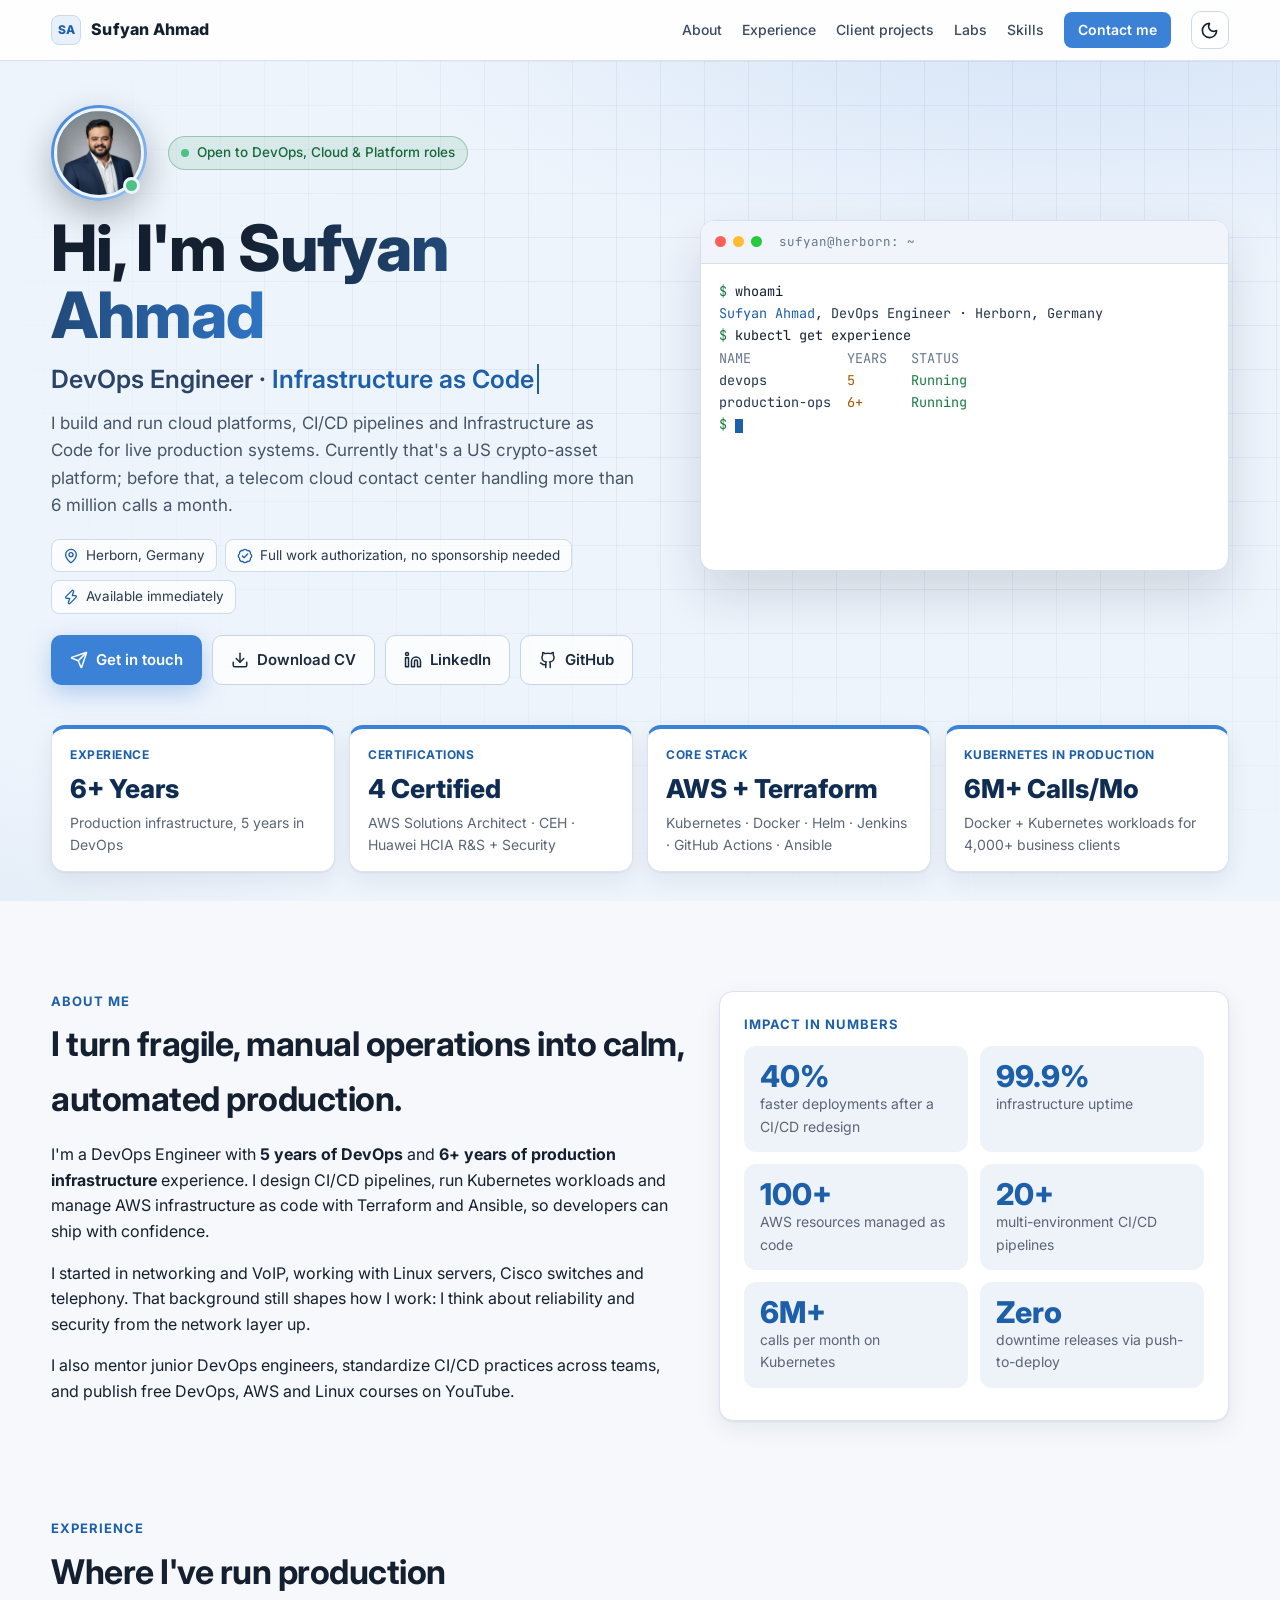
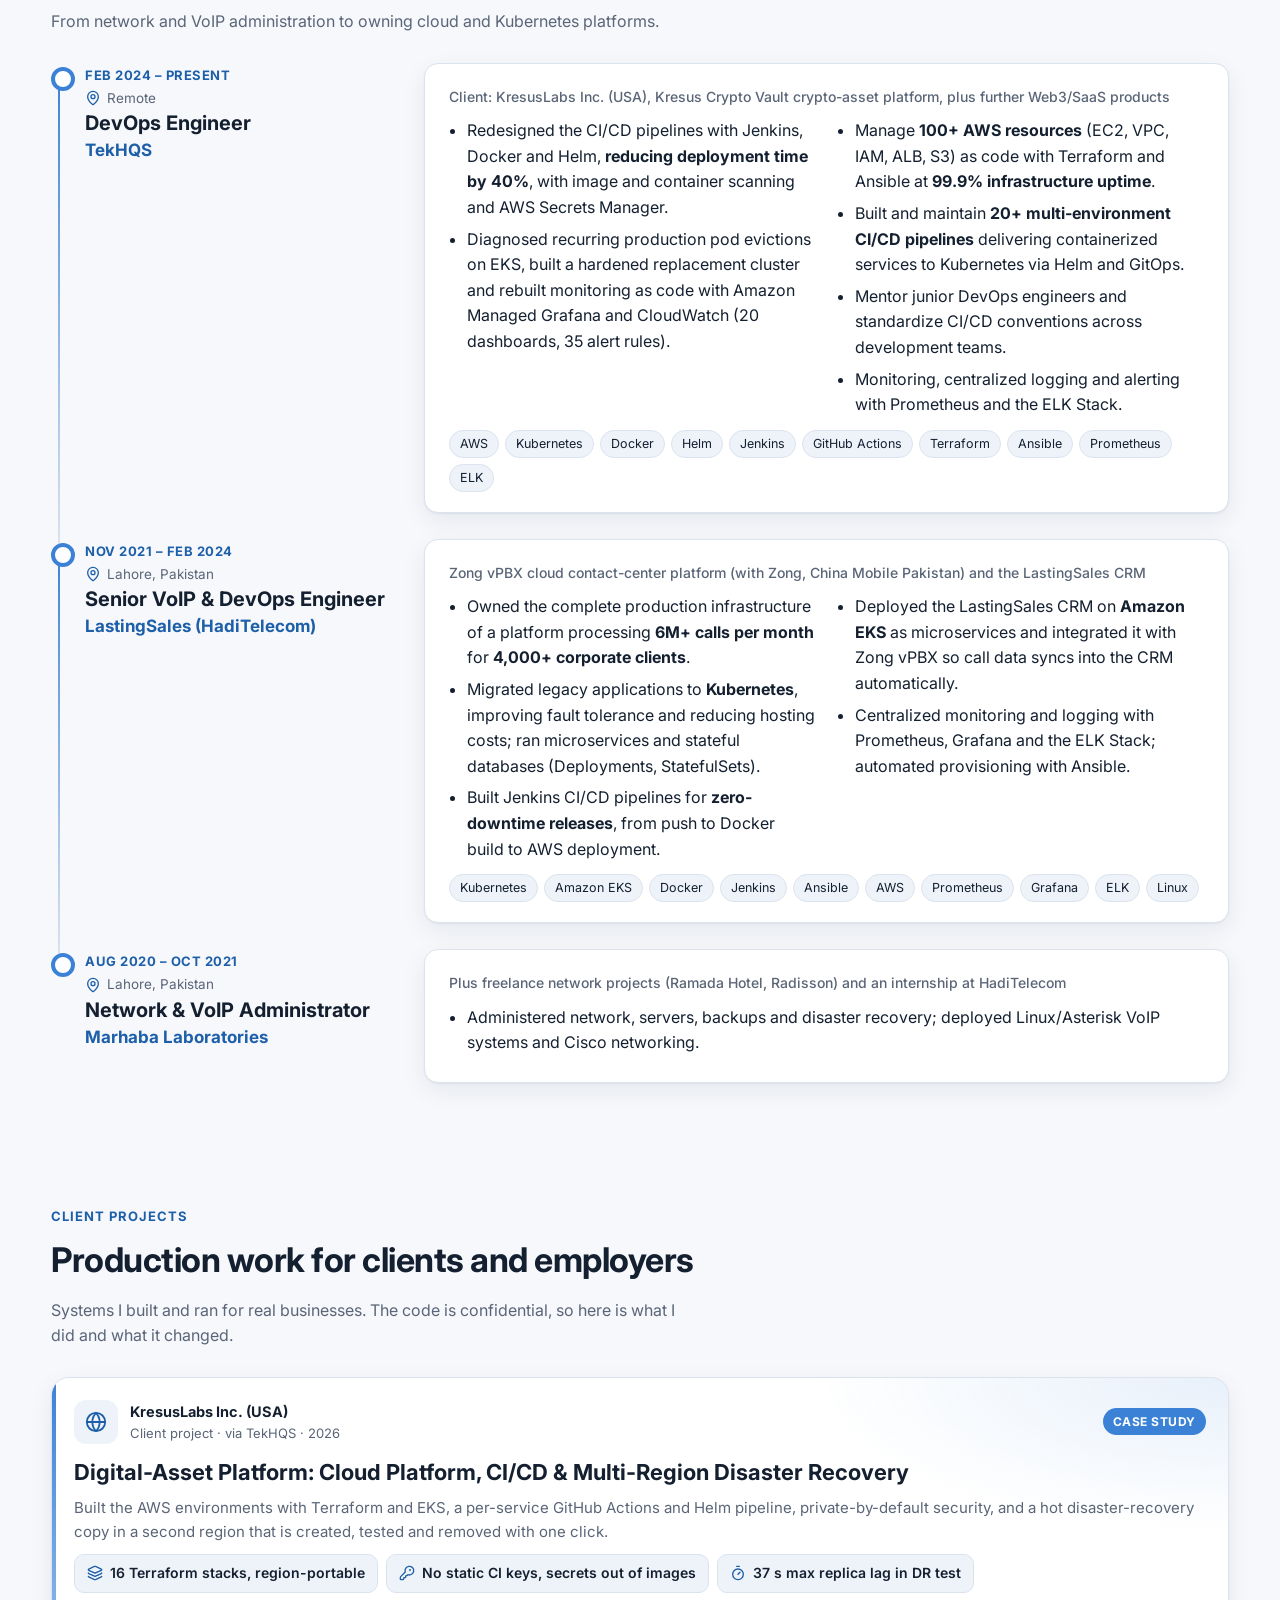
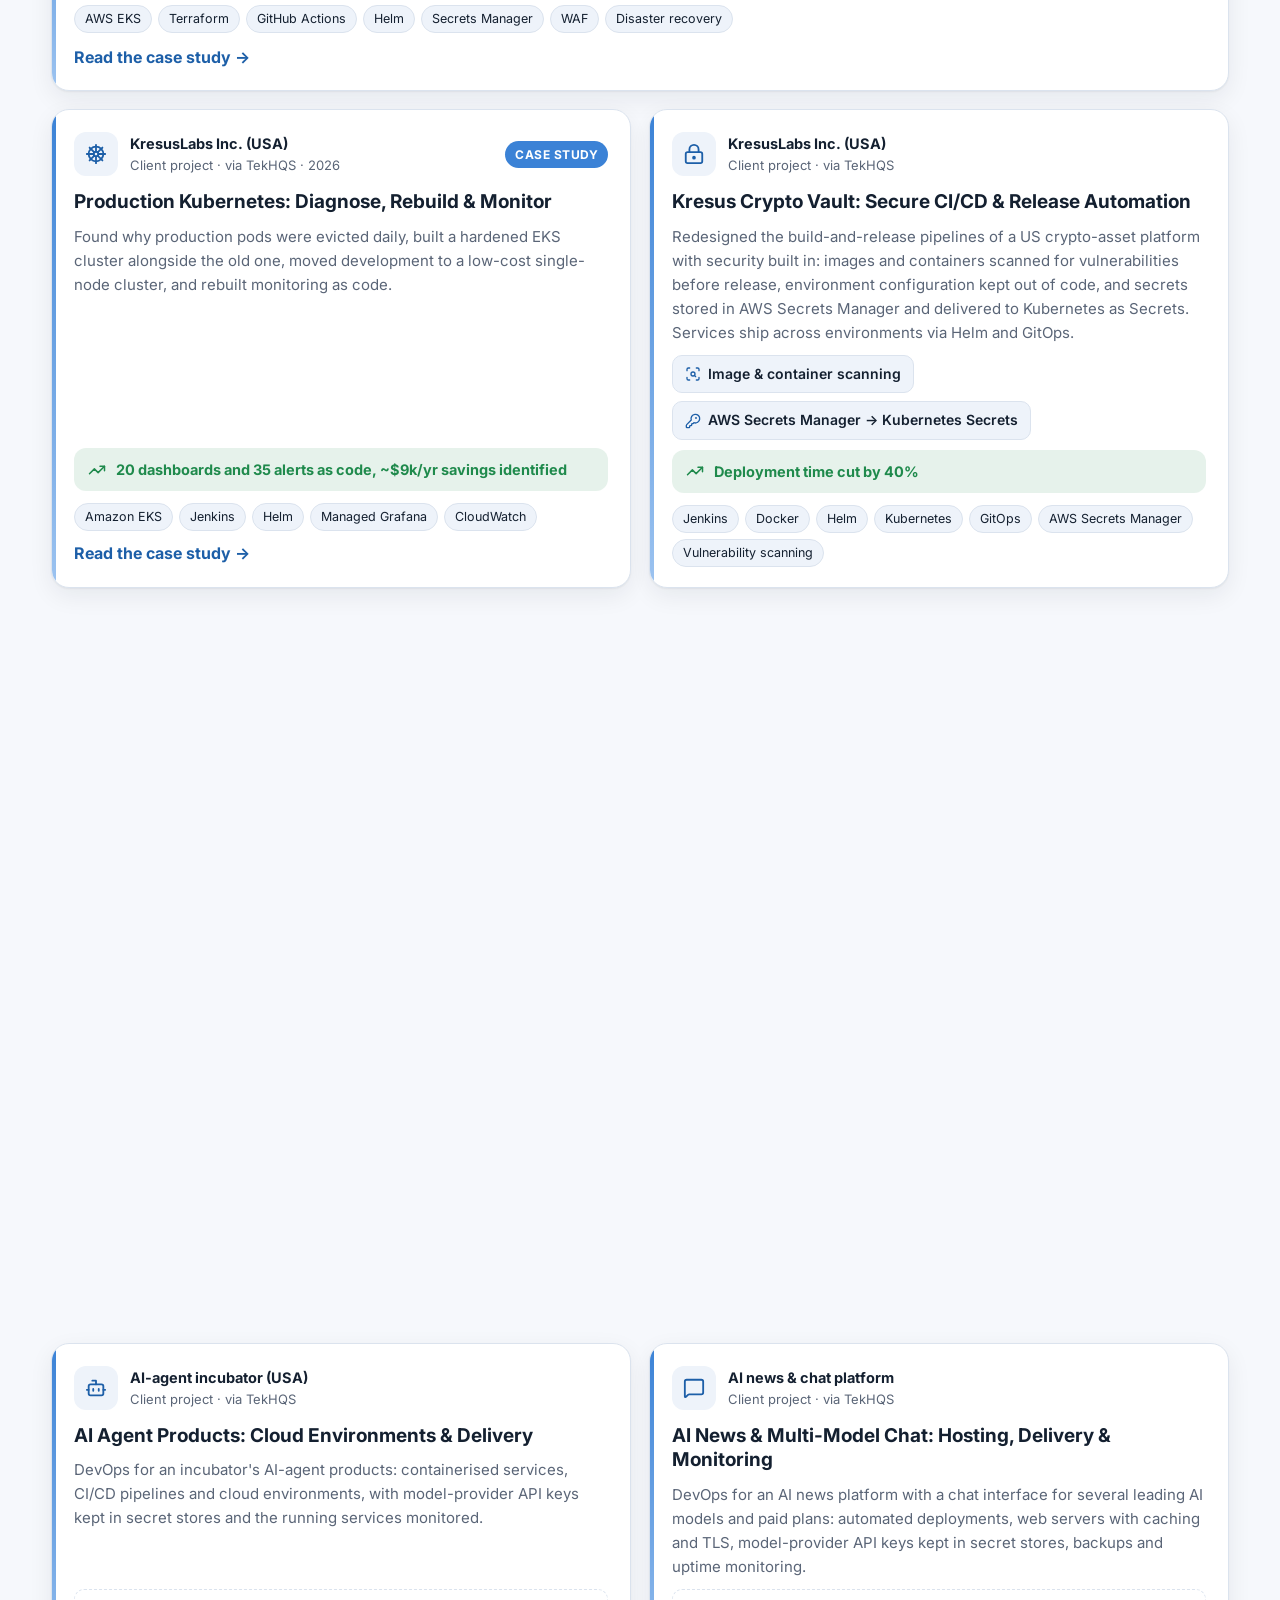
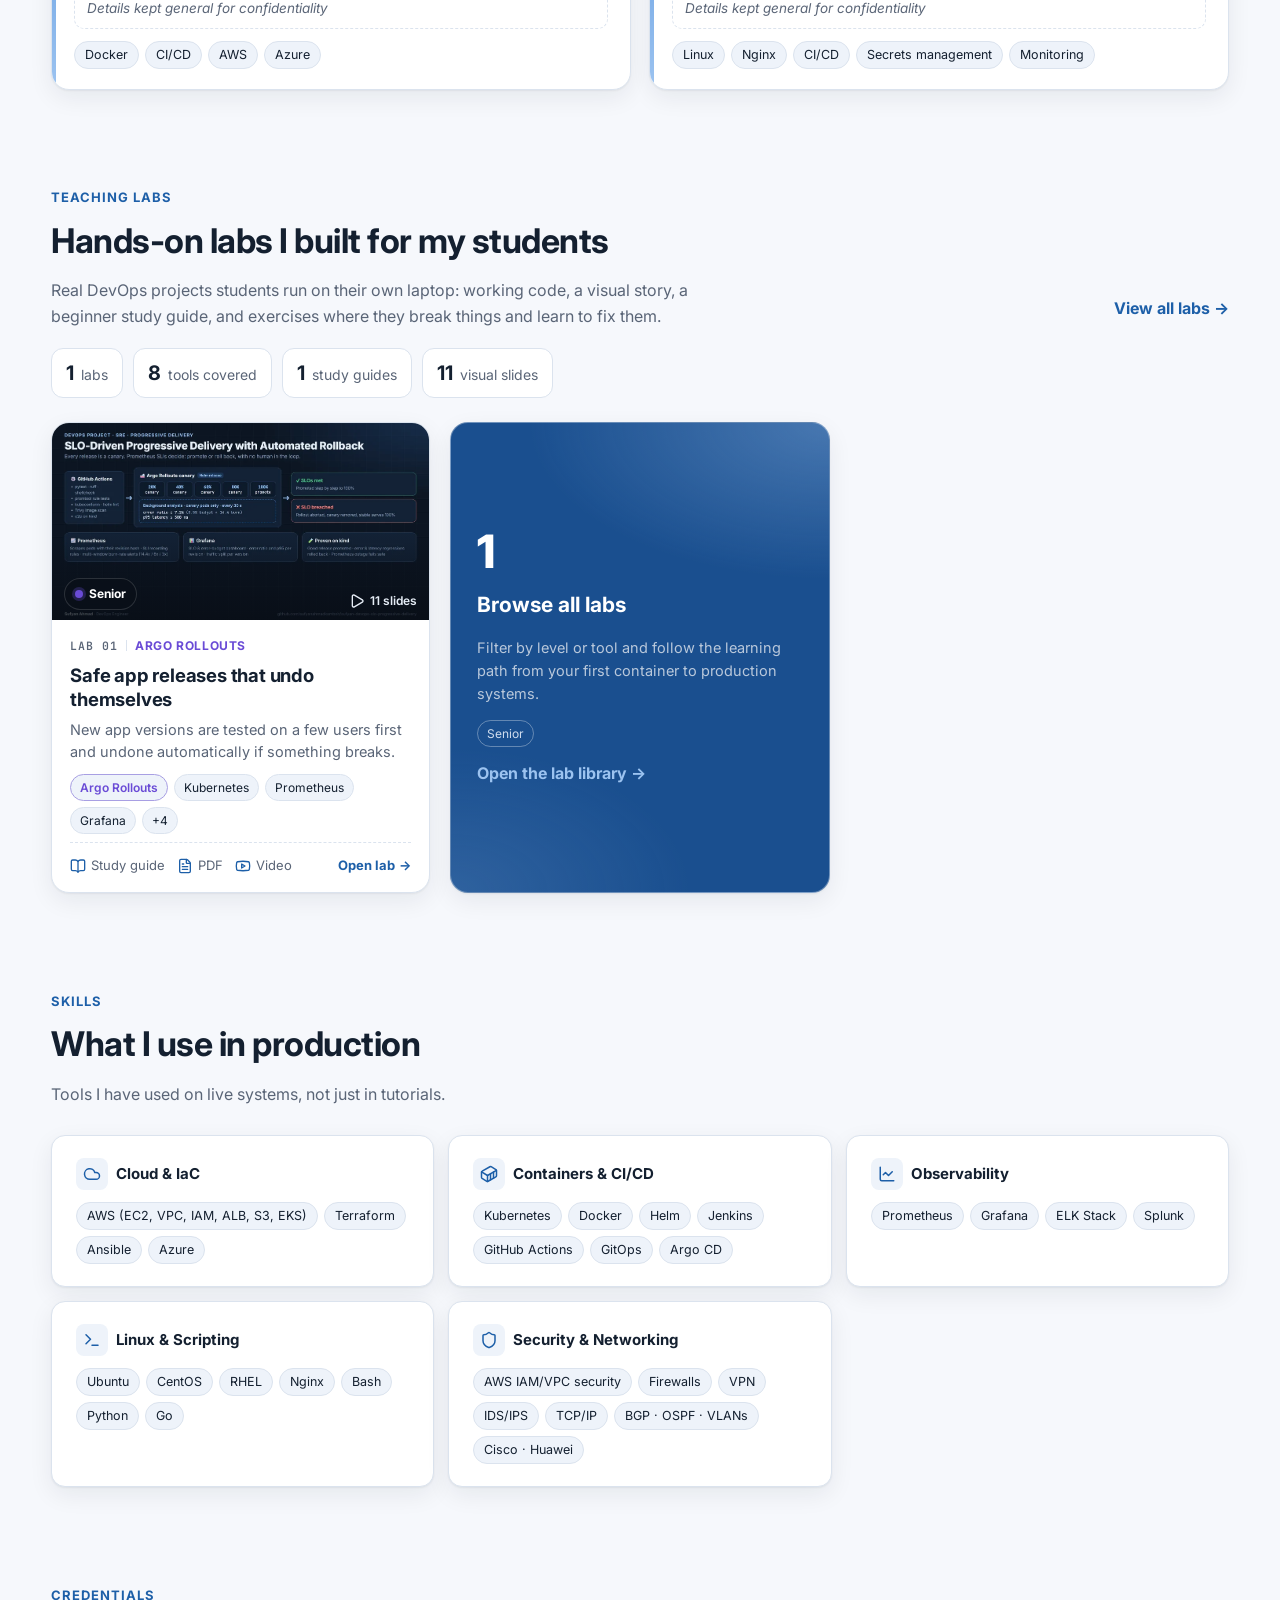
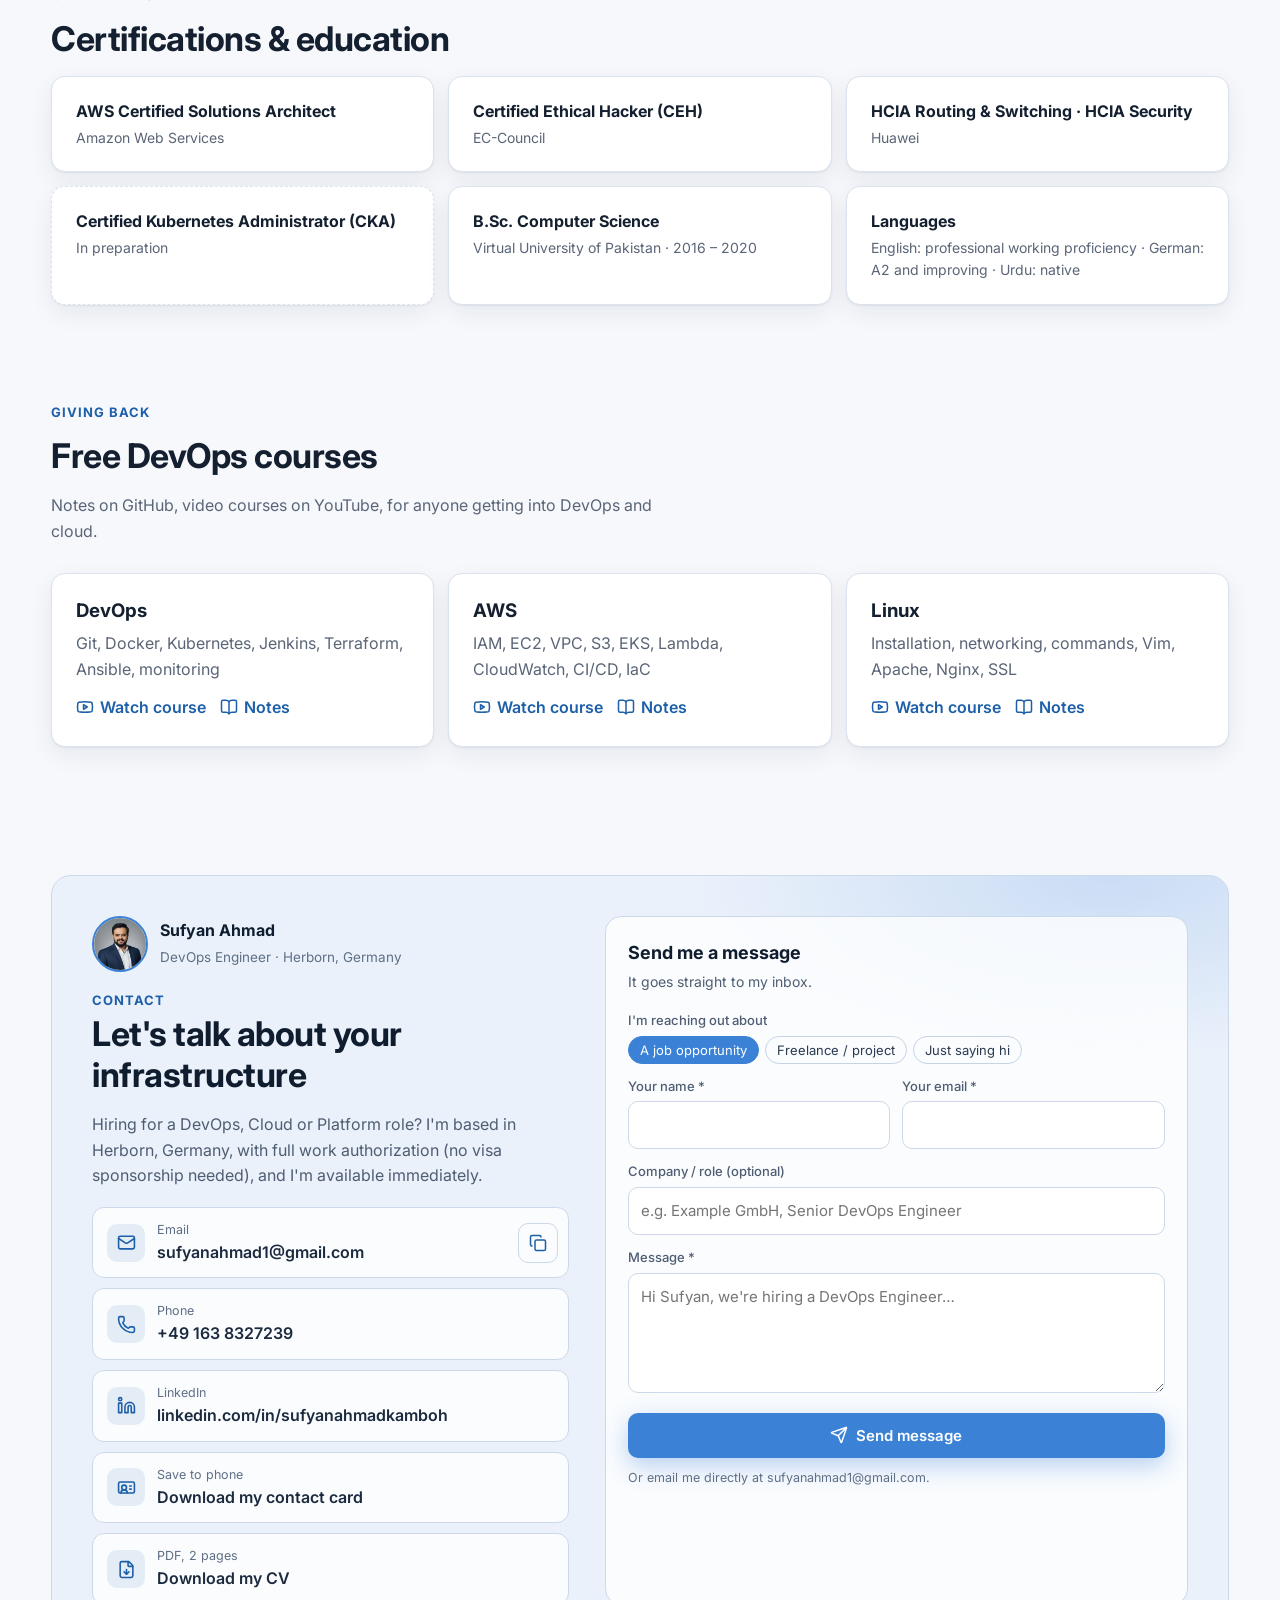
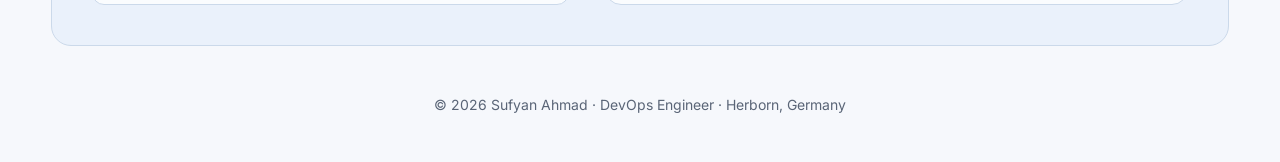
<file: index.html>
<!doctype html>
<html lang="en">
<head>
<meta charset="utf-8">
<meta name="viewport" content="width=device-width, initial-scale=1">
<title>Sufyan Ahmad | DevOps Engineer</title>
<meta name="description" content="Sufyan Ahmad: DevOps Engineer in Herborn, Germany. AWS, Kubernetes, Terraform and CI/CD. 5 years of DevOps, 6+ years of production infrastructure.">
<meta name="author" content="Sufyan Ahmad">
<meta property="og:title" content="Sufyan Ahmad | DevOps Engineer">
<meta property="og:description" content="AWS · Kubernetes · Terraform · CI/CD. 40% faster deployments, 100+ AWS resources at 99.9% uptime, Kubernetes workloads handling 6M+ calls per month.">
<meta property="og:type" content="website">
<meta property="og:url" content="https://sufyanahmadkamboh.github.io/">
<meta property="og:image" content="https://sufyanahmadkamboh.github.io/assets/img/og-sufyan.jpg">
<meta property="og:image:width" content="1200">
<meta property="og:image:height" content="630">
<meta property="og:image:alt" content="Sufyan Ahmad, DevOps Engineer">
<meta name="twitter:card" content="summary_large_image">
<link rel="icon" href="data:image/svg+xml,<svg xmlns='http://www.w3.org/2000/svg' viewBox='0 0 64 64'><rect width='64' height='64' rx='14' fill='%231b2838'/><text x='32' y='42' font-family='Arial' font-size='26' font-weight='700' fill='%239cc3f0' text-anchor='middle'>SA</text></svg>">
<link rel="preconnect" href="https://fonts.googleapis.com">
<link href="https://fonts.googleapis.com/css2?family=Inter:wght@400;500;600;700;800&family=JetBrains+Mono:wght@400;600&display=swap" rel="stylesheet">
<style>
  :root {
    --bg: #f6f8fc; --surface: #ffffff; --surface-2: #eef3fa; --ink: #142030; --muted: #5a6577;
    --line: #dbe3ee; --accent: #1d5fa8; --accent-strong: #3b82d6; --accent-2: #9cc3f0; --navy: #111c2b; --navy-2: #1b2838;
    --ok: #1f8a4c; --shadow: 0 1px 2px rgba(20,32,48,.06), 0 8px 24px rgba(20,32,48,.07);
  }
  @media (prefers-color-scheme: dark) {
    :root:not([data-theme="light"]) {
      --bg: #0c131d; --surface: #131e2e; --surface-2: #19283d; --ink: #e6edf6; --muted: #9aa8bb; --line: #23344d;
      --accent: #6aa8ec; --accent-strong: #3b82d6; --navy: #080d15; --navy-2: #0f1724; --ok: #4cc286;
      --shadow: 0 1px 2px rgba(0,0,0,.3), 0 8px 24px rgba(0,0,0,.3);
    }
  }
  :root[data-theme="dark"] {
    --bg: #0c131d; --surface: #131e2e; --surface-2: #19283d; --ink: #e6edf6; --muted: #9aa8bb; --line: #23344d;
    --accent: #6aa8ec; --accent-strong: #3b82d6; --navy: #080d15; --navy-2: #0f1724; --ok: #4cc286;
    --shadow: 0 1px 2px rgba(0,0,0,.3), 0 8px 24px rgba(0,0,0,.3);
  }
  * { box-sizing: border-box; }
  html { scroll-behavior: smooth; }
  body { margin: 0; font-family: "Inter", "Segoe UI", system-ui, sans-serif; background: var(--bg); color: var(--ink); line-height: 1.6; font-size: 16px; overflow-x: hidden; }
  a { color: var(--accent); text-decoration: none; }
  a:hover { text-decoration: underline; }
  :root { --maxw: 1440px; --gutter: clamp(16px, 4vw, 56px); }
  .wrap { width: min(var(--maxw), 100% - 2 * var(--gutter)); margin-inline: auto; }
  .mono { font-family: "JetBrains Mono", ui-monospace, Consolas, monospace; }

  /* progress bar */
  #progress { position: fixed; top: 0; left: 0; height: 3px; width: 0; background: linear-gradient(90deg, #3b82d6, #9cc3f0); z-index: 50; }

  /* nav */
  nav.site-nav { position: sticky; top: 0; z-index: 20; background: var(--nav-bg); backdrop-filter: blur(10px); -webkit-backdrop-filter: blur(10px); border-bottom: 1px solid var(--nav-line); }
  nav.site-nav .wrap { display: flex; align-items: center; justify-content: space-between; height: 60px; gap: 16px; }
  .brand { color: var(--brand-ink); font-weight: 800; white-space: nowrap; letter-spacing: .2px; display: flex; align-items: center; gap: 10px; }
  .brand .logo { width: 30px; height: 30px; border-radius: 8px; background: var(--logo-bg); border: 1px solid var(--logo-line); color: var(--logo-ink); display: grid; place-items: center; font-size: 12px; font-weight: 800; }
  .brand:hover { text-decoration: none; }
  .links { display: flex; gap: 20px; align-items: center; }
  .links > a { white-space: nowrap; }
  .links a { color: var(--nav-ink); font-size: 14px; font-weight: 500; }
  .links a:hover { color: var(--nav-ink-strong); text-decoration: none; }
  .links .hire, .links .hire:hover { background: var(--accent-strong); color: #fff; padding: 7px 14px; border-radius: 8px; font-weight: 600; }
  @media (max-width: 820px) { .links a.hide-sm { display: none; } .links { gap: 10px; } }

  /* hero */
  .hero { position: relative; background: radial-gradient(1200px 500px at 85% -10%, var(--hero-glow-1), transparent 60%), radial-gradient(800px 400px at -10% 110%, var(--hero-glow-2), transparent 60%), var(--hero-base); color: var(--hero-ink); padding: clamp(20px, 4vh, 56px) 0 clamp(18px, 3.2vh, 36px); overflow: hidden; min-height: calc(100svh - 60px); display: flex; flex-direction: column; }
  .hero::before { content: ""; position: absolute; inset: 0; background-image: linear-gradient(var(--hero-grid) 1px, transparent 1px), linear-gradient(90deg, var(--hero-grid) 1px, transparent 1px); background-size: 44px 44px; mask-image: radial-gradient(ellipse at 70% 30%, #000 30%, transparent 75%); pointer-events: none; }
  .hero .hero-main { flex: 1; align-content: center; position: relative; display: grid; grid-template-columns: 1.05fr .95fr; gap: clamp(40px, 5vw, 88px); align-items: center; }
  @media (max-width: 920px) { .hero .hero-main { grid-template-columns: 1fr; } }
  .hero-cards { position: relative; margin-top: clamp(18px, 3.5vh, 40px); }
  /* short laptop screens: keep the stat cards inside the first screen */
  @media (min-width: 921px) and (max-height: 860px) {
    .hero .hero-main { grid-template-columns: 1.35fr .85fr; gap: 36px; }
    .hero p.lead { font-size: 15.5px; line-height: 1.55; max-width: 760px; }
    .term-body { min-height: 0; }
    .fact { font-size: 12.5px; padding: 4px 10px; }
    .rotator { font-size: clamp(17px, 2.2vw, 21px); }
    .hero .btn { padding: 9px 15px; font-size: 14px; }
    .ident .status { font-size: 12.5px; }
    .term-body { font-size: 12.5px; line-height: 1.55; padding: 12px 16px; }
    .card .sub { font-size: 13px; line-height: 1.45; }
    .card .label { font-size: 11px; }
  }
  .ident { display: flex; align-items: center; gap: clamp(14px, 1.6vw, 22px); flex-wrap: wrap; }
  .avatar { position: relative; flex: none; width: clamp(72px, min(7.5vw, 11vh), 120px); aspect-ratio: 1; border-radius: 50%; padding: 3px;
            background: linear-gradient(135deg, #3b82d6, #9cc3f0); box-shadow: 0 14px 34px rgba(8,13,21,.28); }
  .avatar img { display: block; width: 100%; height: 100%; border-radius: 50%; object-fit: cover; border: 3px solid var(--hero-base); }
  .avail { position: absolute; right: 7%; bottom: 7%; width: 18%; aspect-ratio: 1; border-radius: 50%; background: #4cc286; border: 3px solid var(--hero-base); }
  .me { display: flex; align-items: center; gap: 12px; margin-bottom: 18px; }
  .me img { width: 56px; height: 56px; border-radius: 50%; object-fit: cover; border: 2px solid #3b82d6; }
  .me b { display: block; color: var(--contact-head); font-size: 16px; }
  .me span span { color: var(--contact-k); font-size: 13.5px; }
  .status { display: inline-flex; align-items: center; gap: 8px; background: var(--status-bg); border: 1px solid var(--status-line); color: var(--status-ink); padding: 5px 12px; border-radius: 999px; font-size: 13.5px; font-weight: 500; }
  .pulse { width: 8px; height: 8px; border-radius: 50%; background: #4cc286; box-shadow: 0 0 0 0 rgba(76,194,134,.7); animation: pulse 2s infinite; }
  @keyframes pulse { 70% { box-shadow: 0 0 0 9px rgba(76,194,134,0); } 100% { box-shadow: 0 0 0 0 rgba(76,194,134,0); } }
  .hero h1 { font-size: clamp(36px, min(5vw, 8.2vh), 76px); line-height: 1.04; margin: clamp(8px, 1.6vh, 18px) 0 clamp(6px, 1.2vh, 12px); font-weight: 800; letter-spacing: -1px; }
  .hero h1 .grad { background: linear-gradient(90deg, var(--grad-from), var(--grad-to)); -webkit-background-clip: text; background-clip: text; color: transparent; }
  .rotator { font-size: clamp(19px, 2.6vw, 25px); color: var(--hero-ink-2); font-weight: 600; min-height: 2.9em; margin: 0 0 clamp(6px, 1.2vh, 12px); }
  @media (min-width: 921px) { .rotator { min-height: 1.5em; } }
  .rotator .word { color: var(--hero-accent); border-right: 2px solid var(--hero-accent); padding-right: 3px; }
  .hero p.lead { max-width: 640px; color: var(--hero-muted); font-size: 17px; margin: 0 0 clamp(12px, 2.2vh, 22px); }
  .facts { display: flex; flex-wrap: wrap; gap: 8px; margin-bottom: clamp(14px, 2.4vh, 24px); }
  .fact { display: inline-flex; align-items: center; gap: 7px; font-size: 13.5px; color: var(--hero-chip-ink); background: var(--hero-chip-bg); border: 1px solid var(--hero-chip-line); padding: 5px 11px; border-radius: 8px; }
  .fact svg.i { color: var(--hero-accent); }
  .cta { display: flex; flex-wrap: wrap; gap: 10px; }
  .btn { display: inline-flex; align-items: center; gap: 8px; padding: 12px 18px; border-radius: 10px; font-weight: 600; font-size: 15px; border: 1px solid transparent; cursor: pointer; transition: transform .15s ease, filter .15s ease, background .15s ease; font-family: inherit; }
  .btn:hover { text-decoration: none; transform: translateY(-2px); filter: brightness(1.08); }
  .btn.primary { background: var(--accent-strong); color: #fff; box-shadow: 0 8px 24px rgba(59,130,214,.35); }
  .btn.ghost { border-color: var(--ghost-line); color: var(--ghost-ink); background: var(--ghost-bg); }
  .btn svg.i { width: 18px; height: 18px; }

  /* terminal */
  .term { background: var(--term-bg); border: 1px solid var(--term-line); border-radius: 14px; box-shadow: var(--term-shadow); overflow: hidden; }
  .term-bar { display: flex; align-items: center; gap: 7px; padding: 11px 14px; background: var(--term-bar); border-bottom: 1px solid var(--term-line); }
  .term-bar i { width: 11px; height: 11px; border-radius: 50%; display: inline-block; }
  .term-bar span { margin-left: 10px; color: var(--term-dim); font-size: 12.5px; }
  .term-body { padding: 16px 18px; min-height: clamp(220px, 34vh, 330px); font-size: 13.5px; line-height: 1.65; color: var(--term-ink); white-space: pre-wrap; }
  .t-prompt { color: var(--term-ok); } .t-cmd { color: var(--term-cmd); } .t-dim { color: var(--term-dim); } .t-ok { color: var(--term-ok); } .t-key { color: var(--term-key); } .t-num { color: var(--term-num); }
  .cursor { display: inline-block; width: 8px; height: 1.05em; background: var(--term-key); vertical-align: text-bottom; animation: blink 1s steps(1) infinite; }
  @keyframes blink { 50% { opacity: 0; } }

  /* stat cards */
  .cards { display: grid; grid-template-columns: repeat(4, 1fr); gap: 14px; position: relative; z-index: 2; }
  @media (max-width: 900px) { .cards { grid-template-columns: repeat(2, 1fr); } }
  @media (max-width: 480px) { .cards { grid-template-columns: 1fr; } }
  .card { background: var(--surface); border: 1px solid var(--line); border-top: 4px solid var(--accent-strong); border-radius: 14px; padding: clamp(12px, 1.8vh, 18px) 18px clamp(11px, 1.6vh, 16px); box-shadow: var(--shadow); transition: transform .2s ease, box-shadow .2s ease; }
  .card:hover { transform: translateY(-4px); }
  .card .label { font-size: 12px; font-weight: 700; color: var(--accent); text-transform: uppercase; letter-spacing: .5px; }
  .card .value { font-size: clamp(20px, 3vh, 26px); font-weight: 800; margin: 4px 0 2px; color: var(--stat-ink); }
  .card .sub { font-size: 14px; color: var(--muted); }

  /* sections */
  section { padding: clamp(76px, 7vw, 112px) 0 8px; }
  .eyebrow { font-size: 13px; font-weight: 700; color: var(--accent); text-transform: uppercase; letter-spacing: 1px; }
  h2 { font-size: clamp(26px, 3.4vw, 34px); margin: 6px 0 10px; letter-spacing: -.5px; }
  .h2-sub { color: var(--muted); margin: 0 0 28px; max-width: 640px; }
  .grid-2 { display: grid; grid-template-columns: 1.25fr 1fr; gap: 30px; }
  @media (max-width: 860px) { .grid-2 { grid-template-columns: 1fr; } }
  .panel { background: var(--surface); border: 1px solid var(--line); border-radius: 14px; padding: 22px 24px; box-shadow: var(--shadow); }

  /* impact */
  .impact { display: grid; grid-template-columns: repeat(2, 1fr); gap: 12px; }
  .imp { background: var(--surface-2); border-radius: 12px; padding: 14px 16px; }
  .imp .n { font-size: 30px; font-weight: 800; color: var(--accent); line-height: 1.1; }
  .imp .t { font-size: 14px; color: var(--muted); }
  .grid-2 > * { min-width: 0; }
  @media (max-width: 360px) { .impact { grid-template-columns: 1fr; } }

  /* timeline */
  .timeline { position: relative; }
  .job { position: relative; padding: 0 0 30px 34px; }
  .job-side .where { font-size: 13.5px; color: var(--muted); display: flex; align-items: center; gap: 6px; margin-top: 2px; }
  .job-side .where svg.i { color: var(--accent); }
  .job-body ul { margin: 0; padding-left: 18px; }
  @media (max-width: 999px) { .timeline { max-width: 1040px; } }
  @media (min-width: 1000px) {
    .job { display: grid; grid-template-columns: minmax(230px, 300px) minmax(0, 1fr); gap: clamp(28px, 3vw, 48px); padding-bottom: 26px; }
    .job-side { position: sticky; top: 84px; align-self: start; padding-top: 2px; }
    .job-side h3 { font-size: 21px; line-height: 1.25; margin-top: 8px; }
    .job-side h3 .sep { display: none; }
    .job-side h3 .co { display: block; font-size: 17px; margin-top: 4px; }
    .job-body { background: var(--surface); border: 1px solid var(--line); border-radius: 14px; padding: 20px 24px; box-shadow: var(--shadow); }
    .job-body .meta { margin-top: 0; font-weight: 500; }
  }
  @media (min-width: 1280px) {
    .job-body ul.split { columns: 2; column-gap: 40px; }
    .job-body ul.split li { break-inside: avoid; }
  }
  .job::before { content: ""; position: absolute; left: 7px; top: 8px; bottom: -8px; width: 2px; background: linear-gradient(var(--accent-strong), var(--line)); }
  .job:last-child::before { display: none; }
  .job::after { content: ""; position: absolute; left: 0; top: 4px; width: 16px; height: 16px; border-radius: 50%; background: var(--surface); border: 4px solid var(--accent-strong); }
  .job .when { display: block; font-size: 13px; font-weight: 700; color: var(--accent); text-transform: uppercase; letter-spacing: .5px; }
  .job h3 { margin: 2px 0 0; font-size: 20px; }
  .job .co { color: var(--accent); }
  .job .meta { color: var(--muted); font-size: 14px; margin: 2px 0 10px; }
  .job li { margin-bottom: 6px; }
  .tags { display: flex; flex-wrap: wrap; gap: 6px; margin-top: 12px; }
  .tag { font-size: 12.5px; background: var(--surface-2); color: var(--ink); border: 1px solid var(--line); padding: 3px 10px; border-radius: 999px; }

  /* skills */
  .skills, .certs, .courses { display: grid; grid-template-columns: repeat(3, minmax(0, 1fr)); gap: 14px; }
  @media (max-width: 1000px) { .skills, .certs, .courses { grid-template-columns: repeat(2, minmax(0, 1fr)); } }
  @media (max-width: 640px) { .skills, .certs, .courses { grid-template-columns: 1fr; } }
  .skills h3 { margin: 0 0 12px; font-size: 15px; display: flex; align-items: center; gap: 8px; }
  .skills h3 .ic { width: 32px; height: 32px; border-radius: 8px; background: var(--surface-2); color: var(--accent); display: grid; place-items: center; flex: none; }

  .cert { display: flex; flex-direction: column; gap: 2px; }
  .cert b { display: block; }
  .cert .who { color: var(--muted); font-size: 14px; }
  .cert.prep { border-style: dashed; }

  .course .yt, .course .nt { display: inline-flex; align-items: center; gap: 6px; font-weight: 600; margin-right: 14px; }

  /* contact */
  .contact { background: radial-gradient(700px 300px at 90% 0%, var(--contact-glow), transparent 60%), var(--contact-base); color: var(--contact-ink); border: 1px solid var(--contact-line); border-radius: 20px; padding: 40px; margin-top: 30px; display: grid; grid-template-columns: .9fr 1.1fr; gap: 36px; }
  @media (max-width: 880px) { .contact { grid-template-columns: 1fr; padding: 28px 22px; } }
  .contact h2 { color: var(--contact-head); margin-top: 4px; line-height: 1.2; }
  .contact .eyebrow { color: var(--contact-eyebrow); }
  .contact p { color: var(--contact-muted); }
  .quick { display: grid; gap: 10px; margin-top: 18px; }
  .qa { display: flex; align-items: center; gap: 12px; background: var(--contact-card); border: 1px solid var(--contact-line); border-radius: 12px; padding: 12px 14px; color: var(--contact-ink); cursor: pointer; font: inherit; text-align: left; width: 100%; transition: border-color .15s, transform .15s; }
  .qa:hover { border-color: #3b82d6; text-decoration: none; transform: translateX(3px); }
  .qa-split { align-items: stretch; padding: 0; gap: 0; cursor: default; }
  .qa-split:hover { transform: none; }
  .qa-split:has(.qa-main:hover) { border-color: #3b82d6; }
  .qa-main { display: flex; align-items: center; gap: 12px; flex: 1; min-width: 0; padding: 12px 14px; color: inherit; border-radius: 12px 0 0 12px; }
  .qa-main:hover { text-decoration: none; }
  .copy-btn { flex: none; align-self: center; display: inline-flex; align-items: center; justify-content: center; gap: 6px; height: 40px; min-width: 40px; margin-right: 10px; padding: 0 10px; border-radius: 10px;
              background: transparent; border: 1px solid var(--contact-line); color: var(--contact-ic); cursor: pointer; font: inherit; font-size: 13px; font-weight: 600; transition: background .15s, border-color .15s, color .15s; }
  .copy-btn:hover { background: var(--contact-ic-bg); border-color: #3b82d6; }
  .copy-btn .lbl { display: none; }
  .copy-btn.done { color: var(--ok); border-color: color-mix(in srgb, var(--ok) 55%, transparent); }
  .copy-btn.done .lbl { display: inline; }
  .qa .ic { width: 38px; height: 38px; border-radius: 10px; background: var(--contact-ic-bg); color: var(--contact-ic); display: grid; place-items: center; flex: none; }
  .qa .ic svg.i { width: 19px; height: 19px; }
  .qa .k { font-size: 12.5px; color: var(--contact-k); display: block; }
  .qa .v { font-weight: 600; overflow-wrap: break-word; }
  .contact > *, .qa > span:last-child { min-width: 0; }
  form { background: var(--contact-card); border: 1px solid var(--contact-line); border-radius: 16px; padding: 22px; }
  .row2 { display: grid; grid-template-columns: 1fr 1fr; gap: 12px; }
  @media (max-width: 520px) { .row2 { grid-template-columns: 1fr; } }
  label { display: block; font-size: 13px; color: var(--contact-muted); margin: 0 0 5px; font-weight: 500; }
  input, textarea, select { width: 100%; background: var(--field-bg); border: 1px solid var(--contact-line); color: var(--field-ink); border-radius: 10px; padding: 11px 12px; font: inherit; font-size: 15px; margin-bottom: 12px; }
  input:focus, textarea:focus, select:focus { outline: none; border-color: #3b82d6; box-shadow: 0 0 0 3px rgba(59,130,214,.25); }
  textarea { min-height: 120px; resize: vertical; }
  .chips { display: flex; flex-wrap: wrap; gap: 6px; margin-bottom: 12px; }
  .chip { font-size: 13px; padding: 5px 11px; border-radius: 999px; border: 1px solid var(--chip-line); color: var(--chip-ink); background: transparent; cursor: pointer; font-family: inherit; }
  .chip.on { background: #3b82d6; border-color: #3b82d6; color: #fff; }
  .form-note { font-size: 12.5px; color: var(--contact-k); margin-top: 10px; }
  .form-title { font-weight: 700; color: var(--contact-head); font-size: 18px; margin-bottom: 4px; }
  .form-status { margin-top: 12px; font-weight: 600; display: none; }
  .form-status.ok { color: var(--ok); display: flex; align-items: center; gap: 8px; }
  .form-status.err { color: var(--err); display: block; }
  .hp { position: absolute; left: -9999px; }

  /* floating + toast */
  .float { position: fixed; right: 20px; bottom: 20px; z-index: 30; display: inline-flex; align-items: center; gap: 8px; background: var(--accent-strong); color: #fff; padding: 12px 18px; border-radius: 999px; font-weight: 700; box-shadow: 0 12px 30px rgba(59,130,214,.45); opacity: 0; transform: translateY(20px); pointer-events: none; transition: opacity .25s, transform .25s; }
  .float.show { opacity: 1; transform: none; pointer-events: auto; }
  .float:hover { text-decoration: none; filter: brightness(1.08); }
  .toast { position: fixed; left: 50%; bottom: 28px; transform: translateX(-50%) translateY(30px); background: #0f1724; color: #fff; border: 1px solid #2f4462; padding: 10px 16px; border-radius: 10px; font-weight: 600; opacity: 0; transition: .25s; z-index: 40; pointer-events: none; }
  .toast.show { opacity: 1; transform: translateX(-50%); }

  footer { color: var(--muted); font-size: 14px; text-align: center; padding: 40px 0 46px; }

  /* reveal */
  .reveal { opacity: 0; transform: translateY(24px); transition: opacity .7s ease, transform .7s ease; }
  .reveal.in { opacity: 1; transform: none; }
  @media (prefers-reduced-motion: reduce) {
    html { scroll-behavior: auto; }
    .reveal { opacity: 1; transform: none; transition: none; }
    .pulse, .cursor { animation: none; }
    .card, .cp, .btn, .qa { transition: none; }
  }

  /* client projects */
  .cprojects { display: grid; grid-template-columns: repeat(2, 1fr); gap: 18px; }
  @media (max-width: 760px) { .cprojects { grid-template-columns: 1fr; } }
  .cp { position: relative; background: var(--surface); border: 1px solid var(--line); border-radius: 18px; padding: 22px 22px 20px; box-shadow: var(--shadow); display: flex; flex-direction: column; gap: 10px; overflow: hidden; transition: transform .2s ease, border-color .2s ease; }
  .cp::before { content: ""; position: absolute; left: 0; top: 0; bottom: 0; width: 4px; background: linear-gradient(var(--accent-strong), var(--accent-2)); }
  .cp:hover { transform: translateY(-4px); border-color: var(--accent-strong); }
  .cp-head { display: flex; align-items: center; gap: 12px; }
  .cp-ic { width: 44px; height: 44px; flex: none; border-radius: 12px; background: var(--surface-2); color: var(--accent); display: grid; place-items: center; }
  .cp-client { font-weight: 700; font-size: 14.5px; }
  .cp-via { font-size: 13px; color: var(--muted); }
  .cp h3 { margin: 4px 0 0; font-size: 19px; line-height: 1.3; }
  .cp p { margin: 0; color: var(--muted); font-size: 15px; flex: 1; }
  .cp-result { display: flex; align-items: center; gap: 10px; padding: 10px 14px; border-radius: 12px; background: color-mix(in srgb, var(--ok) 11%, transparent); color: var(--ok); font-weight: 700; font-size: 14.5px; }
  .cp .tags { margin-top: 2px; }
  a.cp { color: var(--ink); }
  a.cp:hover { text-decoration: none; }
  .cp-feature { grid-column: 1 / -1; background: radial-gradient(600px 220px at 100% 0%, color-mix(in srgb, var(--accent-strong) 12%, transparent), transparent 70%), var(--surface); }
  .cp-feature h3 { font-size: 22px; }
  .cp-badge { margin-left: auto; font-size: 12px; font-weight: 700; text-transform: uppercase; letter-spacing: .5px; padding: 4px 10px; border-radius: 999px; background: var(--accent-strong); color: #fff; }
  .cp-points { display: flex; flex-wrap: wrap; gap: 8px; }
  .cp-points svg.i { color: var(--accent); }
  .cp-points span { display: inline-flex; align-items: center; gap: 7px; font-size: 14px; font-weight: 600; padding: 7px 12px; border-radius: 10px; background: var(--surface-2); border: 1px solid var(--line); }
  .cp-go { font-weight: 700; color: var(--accent); margin-top: 2px; }
  .cp-scope { font-size: 13.5px; color: var(--muted); font-style: italic; padding: 8px 12px; border-radius: 10px; border: 1px dashed var(--line); }
  a.cp:not(.cp-feature) .cp-go { margin-top: auto; }

  /* teaching labs teaser (cards come from assets/labs.css) */
  .lab-head { display: flex; justify-content: space-between; align-items: flex-end; gap: 20px; flex-wrap: wrap; }
  .lab-head .h2-sub { margin-bottom: 18px; }
  .lab-all { font-weight: 700; margin-bottom: 26px; white-space: nowrap; }
  .labs-empty { color: var(--muted); }
  #labs { grid-template-columns: repeat(3, 1fr); }
  @media (max-width: 1000px) { #labs { grid-template-columns: repeat(2, 1fr); } }
  @media (max-width: 680px) { #labs { grid-template-columns: 1fr; } }
</style>
<link rel="stylesheet" href="assets/labs.css?v=20261007">
<link rel="stylesheet" href="assets/site.css?v=20261007">
<script>try { var t = localStorage.getItem("theme"); if (t) document.documentElement.dataset.theme = t; } catch (e) {}</script>
</head>
<body>
<div id="progress"></div>

<nav class="site-nav" aria-label="Main">
  <div class="wrap">
    <a class="brand" href="#top"><span class="logo">SA</span>Sufyan Ahmad</a>
    <div class="links">
      <a href="#about" class="hide-sm">About</a>
      <a href="#experience" class="hide-sm">Experience</a>
      <a href="#projects" class="hide-sm">Client projects</a>
      <a href="labs.html" class="hide-sm">Labs</a>
      <a href="#skills" class="hide-sm">Skills</a>
      <a href="#contact" class="hire">Contact me</a>
      <button class="icon-btn" id="theme" type="button" aria-label="Switch theme"><svg class="i" aria-hidden="true"><use href="assets/icons.svg#moon"/></svg></button>
    </div>
  </div>
</nav>

<header class="hero" id="top">
  <div class="wrap hero-main">
    <div>
      <div class="ident">
        <div class="avatar"><img src="assets/img/sufyan-384.webp" srcset="assets/img/sufyan-192.webp 192w, assets/img/sufyan-384.webp 384w" sizes="120px" width="120" height="120" alt="Portrait of Sufyan Ahmad" fetchpriority="high"><span class="avail" title="Available immediately" aria-hidden="true"></span></div>
        <span class="status"><span class="pulse"></span>Open to DevOps, Cloud &amp; Platform roles</span>
      </div>
      <h1>Hi, I'm <span class="grad">Sufyan Ahmad</span></h1>
      <p class="rotator">DevOps Engineer · <span class="word" id="word">AWS &amp; Kubernetes</span></p>
      <p class="lead">I build and run cloud platforms, CI/CD pipelines and Infrastructure as Code for live production systems. Currently that's a US crypto-asset platform; before that, a telecom cloud contact center handling more than 6 million calls a month.</p>
      <div class="facts">
        <span class="fact"><svg class="i sm" aria-hidden="true"><use href="assets/icons.svg#map-pin"/></svg>Herborn, Germany</span>
        <span class="fact"><svg class="i sm" aria-hidden="true"><use href="assets/icons.svg#badge-check"/></svg>Full work authorization, no sponsorship needed</span>
        <span class="fact"><svg class="i sm" aria-hidden="true"><use href="assets/icons.svg#zap"/></svg>Available immediately</span>
      </div>
      <div class="cta">
        <a class="btn primary" href="#contact"><svg class="i" aria-hidden="true"><use href="assets/icons.svg#send"/></svg>Get in touch</a>
        <a class="btn ghost" href="Sufyan_Ahmad_CV_DevOps.pdf" download><svg class="i" aria-hidden="true"><use href="assets/icons.svg#download"/></svg>Download CV</a>
        <a class="btn ghost" href="https://linkedin.com/in/sufyanahmadkamboh" target="_blank" rel="noopener" aria-label="LinkedIn"><svg class="i" aria-hidden="true"><use href="assets/icons.svg#linkedin"/></svg>LinkedIn</a>
        <a class="btn ghost" href="https://github.com/sufyanahmadkamboh" target="_blank" rel="noopener" aria-label="GitHub"><svg class="i" aria-hidden="true"><use href="assets/icons.svg#github"/></svg>GitHub</a>
      </div>
    </div>

    <div class="term" aria-label="Terminal animation summarizing my profile">
      <div class="term-bar"><i style="background:#ff5f57"></i><i style="background:#febc2e"></i><i style="background:#28c840"></i><span class="mono">sufyan@herborn: ~</span></div>
      <div class="term-body mono" id="term"></div>
    </div>
  </div>
  <div class="wrap hero-cards">
    <div class="cards">
      <div class="card reveal"><div class="label">Experience</div><div class="value"><span data-count="6">6</span>+ Years</div><div class="sub">Production infrastructure, 5 years in DevOps</div></div>
      <div class="card reveal"><div class="label">Certifications</div><div class="value"><span data-count="4">4</span> Certified</div><div class="sub">AWS Solutions Architect · CEH · Huawei HCIA R&amp;S + Security</div></div>
      <div class="card reveal"><div class="label">Core Stack</div><div class="value">AWS + Terraform</div><div class="sub">Kubernetes · Docker · Helm · Jenkins · GitHub Actions · Ansible</div></div>
      <div class="card reveal"><div class="label">Kubernetes in Production</div><div class="value"><span data-count="6">6</span>M+ Calls/Mo</div><div class="sub">Docker + Kubernetes workloads for 4,000+ business clients</div></div>
    </div>
  </div>
</header>

<main class="wrap">


  <section id="about">
    <div class="grid-2">
      <div class="reveal">
        <div class="eyebrow">About me</div>
        <h2>I turn fragile, manual operations into calm, automated production.</h2>
        <p>I'm a DevOps Engineer with <b>5 years of DevOps</b> and <b>6+ years of production infrastructure</b> experience. I design CI/CD pipelines, run Kubernetes workloads and manage AWS infrastructure as code with Terraform and Ansible, so developers can ship with confidence.</p>
        <p>I started in networking and VoIP, working with Linux servers, Cisco switches and telephony. That background still shapes how I work: I think about reliability and security from the network layer up.</p>
        <p>I also mentor junior DevOps engineers, standardize CI/CD practices across teams, and publish free DevOps, AWS and Linux courses on YouTube.</p>
      </div>
      <div class="panel reveal">
        <div class="eyebrow" style="margin-bottom:12px">Impact in numbers</div>
        <div class="impact">
          <div class="imp"><div class="n"><span data-count="40">40</span>%</div><div class="t">faster deployments after a CI/CD redesign</div></div>
          <div class="imp"><div class="n"><span data-count="99.9" data-dec="1">99.9</span>%</div><div class="t">infrastructure uptime</div></div>
          <div class="imp"><div class="n"><span data-count="100">100</span>+</div><div class="t">AWS resources managed as code</div></div>
          <div class="imp"><div class="n"><span data-count="20">20</span>+</div><div class="t">multi-environment CI/CD pipelines</div></div>
          <div class="imp"><div class="n"><span data-count="6">6</span>M+</div><div class="t">calls per month on Kubernetes</div></div>
          <div class="imp"><div class="n">Zero</div><div class="t">downtime releases via push-to-deploy</div></div>
        </div>
      </div>
    </div>
  </section>

  <section id="experience">
    <div class="eyebrow reveal">Experience</div>
    <h2 class="reveal">Where I've run production</h2>
    <p class="h2-sub reveal">From network and VoIP administration to owning cloud and Kubernetes platforms.</p>
    <div class="timeline">
      <div class="job reveal">
        <div class="job-side">
          <span class="when">Feb 2024 – Present</span>
          <span class="where"><svg class="i sm" aria-hidden="true"><use href="assets/icons.svg#map-pin"/></svg>Remote</span>
          <h3><span class="role">DevOps Engineer</span><span class="sep"> · </span><span class="co">TekHQS</span></h3>
        </div>
        <div class="job-body">
        <div class="meta">Client: KresusLabs Inc. (USA), Kresus Crypto Vault crypto-asset platform, plus further Web3/SaaS products</div>
        <ul class="split">
          <li>Redesigned the CI/CD pipelines with Jenkins, Docker and Helm, <b>reducing deployment time by 40%</b>, with image and container scanning and AWS Secrets Manager.</li>
          <li>Diagnosed recurring production pod evictions on EKS, built a hardened replacement cluster and rebuilt monitoring as code with Amazon Managed Grafana and CloudWatch (20 dashboards, 35 alert rules).</li>
          <li>Manage <b>100+ AWS resources</b> (EC2, VPC, IAM, ALB, S3) as code with Terraform and Ansible at <b>99.9% infrastructure uptime</b>.</li>
          <li>Built and maintain <b>20+ multi-environment CI/CD pipelines</b> delivering containerized services to Kubernetes via Helm and GitOps.</li>
          <li>Mentor junior DevOps engineers and standardize CI/CD conventions across development teams.</li>
          <li>Monitoring, centralized logging and alerting with Prometheus and the ELK Stack.</li>
        </ul>
        <div class="tags"><span class="tag">AWS</span><span class="tag">Kubernetes</span><span class="tag">Docker</span><span class="tag">Helm</span><span class="tag">Jenkins</span><span class="tag">GitHub Actions</span><span class="tag">Terraform</span><span class="tag">Ansible</span><span class="tag">Prometheus</span><span class="tag">ELK</span></div>
        </div>
      </div>
      <div class="job reveal">
        <div class="job-side">
          <span class="when">Nov 2021 – Feb 2024</span>
          <span class="where"><svg class="i sm" aria-hidden="true"><use href="assets/icons.svg#map-pin"/></svg>Lahore, Pakistan</span>
          <h3><span class="role">Senior VoIP &amp; DevOps Engineer</span><span class="sep"> · </span><span class="co">LastingSales (HadiTelecom)</span></h3>
        </div>
        <div class="job-body">
        <div class="meta">Zong vPBX cloud contact-center platform (with Zong, China Mobile Pakistan) and the LastingSales CRM</div>
        <ul class="split">
          <li>Owned the complete production infrastructure of a platform processing <b>6M+ calls per month</b> for <b>4,000+ corporate clients</b>.</li>
          <li>Migrated legacy applications to <b>Kubernetes</b>, improving fault tolerance and reducing hosting costs; ran microservices and stateful databases (Deployments, StatefulSets).</li>
          <li>Built Jenkins CI/CD pipelines for <b>zero-downtime releases</b>, from push to Docker build to AWS deployment.</li>
          <li>Deployed the LastingSales CRM on <b>Amazon EKS</b> as microservices and integrated it with Zong vPBX so call data syncs into the CRM automatically.</li>
          <li>Centralized monitoring and logging with Prometheus, Grafana and the ELK Stack; automated provisioning with Ansible.</li>
        </ul>
        <div class="tags"><span class="tag">Kubernetes</span><span class="tag">Amazon EKS</span><span class="tag">Docker</span><span class="tag">Jenkins</span><span class="tag">Ansible</span><span class="tag">AWS</span><span class="tag">Prometheus</span><span class="tag">Grafana</span><span class="tag">ELK</span><span class="tag">Linux</span></div>
        </div>
      </div>
      <div class="job reveal">
        <div class="job-side">
          <span class="when">Aug 2020 – Oct 2021</span>
          <span class="where"><svg class="i sm" aria-hidden="true"><use href="assets/icons.svg#map-pin"/></svg>Lahore, Pakistan</span>
          <h3><span class="role">Network &amp; VoIP Administrator</span><span class="sep"> · </span><span class="co">Marhaba Laboratories</span></h3>
        </div>
        <div class="job-body">
        <div class="meta">Plus freelance network projects (Ramada Hotel, Radisson) and an internship at HadiTelecom</div>
        <ul><li>Administered network, servers, backups and disaster recovery; deployed Linux/Asterisk VoIP systems and Cisco networking.</li></ul>
        </div>
      </div>
    </div>
  </section>

  <section id="projects">
    <div class="eyebrow reveal">Client projects</div>
    <h2 class="reveal">Production work for clients and employers</h2>
    <p class="h2-sub reveal">Systems I built and ran for real businesses. The code is confidential, so here is what I did and what it changed.</p>
    <div class="cprojects">
      <a class="cp cp-feature reveal" href="work/digital-asset-platform.html">
        <div class="cp-head"><span class="cp-ic" aria-hidden="true"><svg class="i lg" aria-hidden="true"><use href="assets/icons.svg#globe"/></svg></span><div><div class="cp-client">KresusLabs Inc. (USA)</div><div class="cp-via">Client project · via TekHQS · 2026</div></div><span class="cp-badge">Case study</span></div>
        <h3>Digital-Asset Platform: Cloud Platform, CI/CD &amp; Multi-Region Disaster Recovery</h3>
        <p>Built the AWS environments with Terraform and EKS, a per-service GitHub Actions and Helm pipeline, private-by-default security, and a hot disaster-recovery copy in a second region that is created, tested and removed with one click.</p>
        <div class="cp-points">
          <span><svg class="i sm" aria-hidden="true"><use href="assets/icons.svg#layers"/></svg>16 Terraform stacks, region-portable</span>
          <span><svg class="i sm" aria-hidden="true"><use href="assets/icons.svg#key-round"/></svg>No static CI keys, secrets out of images</span>
          <span><svg class="i sm" aria-hidden="true"><use href="assets/icons.svg#timer"/></svg>37 s max replica lag in DR test</span>
        </div>
        <div class="tags"><span class="tag">AWS EKS</span><span class="tag">Terraform</span><span class="tag">GitHub Actions</span><span class="tag">Helm</span><span class="tag">Secrets Manager</span><span class="tag">WAF</span><span class="tag">Disaster recovery</span></div>
        <span class="cp-go">Read the case study &rarr;</span>
      </a>
      <a class="cp reveal" href="work/production-kubernetes-platform.html">
        <div class="cp-head"><span class="cp-ic" aria-hidden="true"><svg class="i lg" aria-hidden="true"><use href="assets/icons.svg#ship-wheel"/></svg></span><div><div class="cp-client">KresusLabs Inc. (USA)</div><div class="cp-via">Client project · via TekHQS · 2026</div></div><span class="cp-badge">Case study</span></div>
        <h3>Production Kubernetes: Diagnose, Rebuild &amp; Monitor</h3>
        <p>Found why production pods were evicted daily, built a hardened EKS cluster alongside the old one, moved development to a low-cost single-node cluster, and rebuilt monitoring as code.</p>
        <div class="cp-result"><svg class="i" aria-hidden="true"><use href="assets/icons.svg#trending-up"/></svg>20 dashboards and 35 alerts as code, ~$9k/yr savings identified</div>
        <div class="tags"><span class="tag">Amazon EKS</span><span class="tag">Jenkins</span><span class="tag">Helm</span><span class="tag">Managed Grafana</span><span class="tag">CloudWatch</span></div>
        <span class="cp-go">Read the case study &rarr;</span>
      </a>
      <article class="cp reveal">
        <div class="cp-head"><span class="cp-ic" aria-hidden="true"><svg class="i lg" aria-hidden="true"><use href="assets/icons.svg#lock-keyhole"/></svg></span><div><div class="cp-client">KresusLabs Inc. (USA)</div><div class="cp-via">Client project · via TekHQS</div></div></div>
        <h3>Kresus Crypto Vault: Secure CI/CD &amp; Release Automation</h3>
        <p>Redesigned the build-and-release pipelines of a US crypto-asset platform with security built in: images and containers scanned for vulnerabilities before release, environment configuration kept out of code, and secrets stored in AWS Secrets Manager and delivered to Kubernetes as Secrets. Services ship across environments via Helm and GitOps.</p>
        <div class="cp-points">
          <span><svg class="i sm" aria-hidden="true"><use href="assets/icons.svg#scan-search"/></svg>Image &amp; container scanning</span>
          <span><svg class="i sm" aria-hidden="true"><use href="assets/icons.svg#key-round"/></svg>AWS Secrets Manager &rarr; Kubernetes Secrets</span>
        </div>
        <div class="cp-result"><svg class="i" aria-hidden="true"><use href="assets/icons.svg#trending-up"/></svg>Deployment time cut by 40%</div>
        <div class="tags"><span class="tag">Jenkins</span><span class="tag">Docker</span><span class="tag">Helm</span><span class="tag">Kubernetes</span><span class="tag">GitOps</span><span class="tag">AWS Secrets Manager</span><span class="tag">Vulnerability scanning</span></div>
      </article>
      <a class="cp cp-feature reveal" href="work/cloud-telephony-platform.html">
        <div class="cp-head"><span class="cp-ic" aria-hidden="true"><svg class="i lg" aria-hidden="true"><use href="assets/icons.svg#phone"/></svg></span><div><div class="cp-client">LastingSales (HadiTelecom)</div><div class="cp-via">Zong vPBX vendor + LastingSales CRM · 2021 – 2024</div></div><span class="cp-badge">Case study</span></div>
        <h3>Cloud PBX &amp; Sales CRM: VoIP, Kubernetes, EKS &amp; Integration</h3>
        <p>Owned the infrastructure of both products: the Zong vPBX voice platform (Asterisk, Kamailio, a high-availability Kubernetes portal behind HAProxy and Keepalived) and the LastingSales CRM as microservices on Amazon EKS, with Jenkins Groovy pipelines, Prometheus and Grafana, backup scripts, and automatic call-data sync from the vPBX into the CRM.</p>
        <div class="cp-points">
          <span><svg class="i sm" aria-hidden="true"><use href="assets/icons.svg#phone"/></svg>6M+ calls per month</span>
          <span><svg class="i sm" aria-hidden="true"><use href="assets/icons.svg#building-2"/></svg>4,000+ business clients</span>
          <span><svg class="i sm" aria-hidden="true"><use href="assets/icons.svg#link"/></svg>vPBX calls synced into the CRM</span>
        </div>
        <div class="tags"><span class="tag">Asterisk</span><span class="tag">Kamailio</span><span class="tag">AWS EKS</span><span class="tag">Kubernetes</span><span class="tag">Jenkins (Groovy)</span><span class="tag">Prometheus</span><span class="tag">Grafana</span><span class="tag">HAProxy</span></div>
        <span class="cp-go">Read the case study &rarr;</span>
      </a>
      <a class="cp reveal" href="work/blockchain-platform.html">
        <div class="cp-head"><span class="cp-ic" aria-hidden="true"><svg class="i lg" aria-hidden="true"><use href="assets/icons.svg#blocks"/></svg></span><div><div class="cp-client">RYT Blockchain Platform</div><div class="cp-via">Client project · via TekHQS</div></div><span class="cp-badge">Case study</span></div>
        <h3>Layer-1 Blockchain: Environments &amp; Security-Ready Network</h3>
        <p>Ran five isolated chain environments on AWS, rebuilt the security-test environment into private subnets behind load balancers and a bastion host, and added observability, cost tracking and a backup of all source code.</p>
        <div class="cp-result"><svg class="i" aria-hidden="true"><use href="assets/icons.svg#trending-up"/></svg>5 environments for about $610 per month</div>
        <div class="tags"><span class="tag">AWS EC2</span><span class="tag">VPC</span><span class="tag">Prometheus</span><span class="tag">Grafana</span><span class="tag">Loki</span></div>
        <span class="cp-go">Read the case study &rarr;</span>
      </a>
      <a class="cp reveal" href="work/cloud-telephony-platform.html">
        <div class="cp-head"><span class="cp-ic" aria-hidden="true"><svg class="i lg" aria-hidden="true"><use href="assets/icons.svg#rocket"/></svg></span><div><div class="cp-client">LastingSales (HadiTelecom)</div><div class="cp-via">Release automation</div></div></div>
        <h3>Push-to-Deploy CI/CD</h3>
        <p>Jenkins pipeline builds Docker images on every push to the development branch and deploys them to AWS.</p>
        <div class="cp-result"><svg class="i" aria-hidden="true"><use href="assets/icons.svg#trending-up"/></svg>Zero-downtime releases</div>
        <div class="tags"><span class="tag">Jenkins</span><span class="tag">Docker</span><span class="tag">AWS</span></div>
        <span class="cp-go">Part of the cloud PBX case study &rarr;</span>
      </a>
      <article class="cp reveal">
        <div class="cp-head"><span class="cp-ic" aria-hidden="true"><svg class="i lg" aria-hidden="true"><use href="assets/icons.svg#bot"/></svg></span><div><div class="cp-client">AI-agent incubator (USA)</div><div class="cp-via">Client project · via TekHQS</div></div></div>
        <h3>AI Agent Products: Cloud Environments &amp; Delivery</h3>
        <p>DevOps for an incubator's AI-agent products: containerised services, CI/CD pipelines and cloud environments, with model-provider API keys kept in secret stores and the running services monitored.</p>
        <div class="cp-scope">Details kept general for confidentiality</div>
        <div class="tags"><span class="tag">Docker</span><span class="tag">CI/CD</span><span class="tag">AWS</span><span class="tag">Azure</span></div>
      </article>
      <article class="cp reveal">
        <div class="cp-head"><span class="cp-ic" aria-hidden="true"><svg class="i lg" aria-hidden="true"><use href="assets/icons.svg#message-square"/></svg></span><div><div class="cp-client">AI news &amp; chat platform</div><div class="cp-via">Client project · via TekHQS</div></div></div>
        <h3>AI News &amp; Multi-Model Chat: Hosting, Delivery &amp; Monitoring</h3>
        <p>DevOps for an AI news platform with a chat interface for several leading AI models and paid plans: automated deployments, web servers with caching and TLS, model-provider API keys kept in secret stores, backups and uptime monitoring.</p>
        <div class="cp-scope">Details kept general for confidentiality</div>
        <div class="tags"><span class="tag">Linux</span><span class="tag">Nginx</span><span class="tag">CI/CD</span><span class="tag">Secrets management</span><span class="tag">Monitoring</span></div>
      </article>
    </div>
  </section>

  <section id="lab">
    <div class="lab-head">
      <div>
        <div class="eyebrow reveal">Teaching labs</div>
        <h2 class="reveal">Hands-on labs I built for my students</h2>
        <p class="h2-sub reveal">Real DevOps projects students run on their own laptop: working code, a visual story, a beginner study guide, and exercises where they break things and learn to fix them.</p>
      </div>
      <a class="lab-all reveal" href="labs.html">View all labs &rarr;</a>
    </div>
    <div class="lstats reveal" id="labStats"></div>
    <div class="lgrid" id="labs"><p class="labs-empty">Loading labs… <noscript>See the <a href="labs.html">lab library</a>.</noscript></p></div>
  </section>

  <section id="skills">
    <div class="eyebrow reveal">Skills</div>
    <h2 class="reveal">What I use in production</h2>
    <p class="h2-sub reveal">Tools I have used on live systems, not just in tutorials.</p>
    <div class="skills">
      <div class="panel reveal"><h3><span class="ic"><svg class="i" aria-hidden="true"><use href="assets/icons.svg#cloud"/></svg></span>Cloud &amp; IaC</h3><div class="tags"><span class="tag">AWS (EC2, VPC, IAM, ALB, S3, EKS)</span><span class="tag">Terraform</span><span class="tag">Ansible</span><span class="tag">Azure</span></div></div>
      <div class="panel reveal"><h3><span class="ic"><svg class="i" aria-hidden="true"><use href="assets/icons.svg#container"/></svg></span>Containers &amp; CI/CD</h3><div class="tags"><span class="tag">Kubernetes</span><span class="tag">Docker</span><span class="tag">Helm</span><span class="tag">Jenkins</span><span class="tag">GitHub Actions</span><span class="tag">GitOps</span><span class="tag">Argo CD</span></div></div>
      <div class="panel reveal"><h3><span class="ic"><svg class="i" aria-hidden="true"><use href="assets/icons.svg#chart-line"/></svg></span>Observability</h3><div class="tags"><span class="tag">Prometheus</span><span class="tag">Grafana</span><span class="tag">ELK Stack</span><span class="tag">Splunk</span></div></div>
      <div class="panel reveal"><h3><span class="ic"><svg class="i" aria-hidden="true"><use href="assets/icons.svg#terminal"/></svg></span>Linux &amp; Scripting</h3><div class="tags"><span class="tag">Ubuntu</span><span class="tag">CentOS</span><span class="tag">RHEL</span><span class="tag">Nginx</span><span class="tag">Bash</span><span class="tag">Python</span><span class="tag">Go</span></div></div>
      <div class="panel reveal"><h3><span class="ic"><svg class="i" aria-hidden="true"><use href="assets/icons.svg#shield"/></svg></span>Security &amp; Networking</h3><div class="tags"><span class="tag">AWS IAM/VPC security</span><span class="tag">Firewalls</span><span class="tag">VPN</span><span class="tag">IDS/IPS</span><span class="tag">TCP/IP</span><span class="tag">BGP · OSPF · VLANs</span><span class="tag">Cisco · Huawei</span></div></div>
    </div>
  </section>

  <section id="certifications">
    <div class="eyebrow reveal">Credentials</div>
    <h2 class="reveal">Certifications &amp; education</h2>
    <div class="certs">
      <div class="panel cert reveal"><b>AWS Certified Solutions Architect</b><span class="who">Amazon Web Services</span></div>
      <div class="panel cert reveal"><b>Certified Ethical Hacker (CEH)</b><span class="who">EC-Council</span></div>
      <div class="panel cert reveal"><b>HCIA Routing &amp; Switching · HCIA Security</b><span class="who">Huawei</span></div>
      <div class="panel cert prep reveal"><b>Certified Kubernetes Administrator (CKA)</b><span class="who">In preparation</span></div>
      <div class="panel cert reveal"><b>B.Sc. Computer Science</b><span class="who">Virtual University of Pakistan · 2016 – 2020</span></div>
      <div class="panel cert reveal"><b>Languages</b><span class="who">English: professional working proficiency · German: A2 and improving · Urdu: native</span></div>
    </div>
  </section>

  <section id="teaching">
    <div class="eyebrow reveal">Giving back</div>
    <h2 class="reveal">Free DevOps courses</h2>
    <p class="h2-sub reveal">Notes on GitHub, video courses on YouTube, for anyone getting into DevOps and cloud.</p>
    <div class="courses">
      <div class="panel course reveal"><h3 style="margin:0 0 6px">DevOps</h3><p class="who" style="color:var(--muted);margin:0 0 12px">Git, Docker, Kubernetes, Jenkins, Terraform, Ansible, monitoring</p>
        <a class="yt" href="https://youtu.be/rUTuNee9SBA?list=PLJB9b1bbB85F23di_ydm_cZ9efYqfRzTq" target="_blank" rel="noopener"><svg class="i" aria-hidden="true"><use href="assets/icons.svg#youtube"/></svg>Watch course</a><a class="nt" href="https://github.com/sufyanahmadkamboh/DevOps-learning-notes-by-sufyan" target="_blank" rel="noopener"><svg class="i" aria-hidden="true"><use href="assets/icons.svg#book-open"/></svg>Notes</a></div>
      <div class="panel course reveal"><h3 style="margin:0 0 6px">AWS</h3><p class="who" style="color:var(--muted);margin:0 0 12px">IAM, EC2, VPC, S3, EKS, Lambda, CloudWatch, CI/CD, IaC</p>
        <a class="yt" href="https://youtu.be/R6yysJg_rKE?list=PLJB9b1bbB85EabGxfihssYhe46dZRHXfn" target="_blank" rel="noopener"><svg class="i" aria-hidden="true"><use href="assets/icons.svg#youtube"/></svg>Watch course</a><a class="nt" href="https://github.com/sufyanahmadkamboh/aws-notes-by-sufyan" target="_blank" rel="noopener"><svg class="i" aria-hidden="true"><use href="assets/icons.svg#book-open"/></svg>Notes</a></div>
      <div class="panel course reveal"><h3 style="margin:0 0 6px">Linux</h3><p class="who" style="color:var(--muted);margin:0 0 12px">Installation, networking, commands, Vim, Apache, Nginx, SSL</p>
        <a class="yt" href="https://youtu.be/tdxQ0O1qu9U?list=PLJB9b1bbB85HR7xXgpuWTibPWTprBEVi0" target="_blank" rel="noopener"><svg class="i" aria-hidden="true"><use href="assets/icons.svg#youtube"/></svg>Watch course</a><a class="nt" href="https://github.com/sufyanahmadkamboh/linux-notes-by-sufyan" target="_blank" rel="noopener"><svg class="i" aria-hidden="true"><use href="assets/icons.svg#book-open"/></svg>Notes</a></div>
    </div>
  </section>

  <section id="contact">
    <div class="contact reveal">
      <div>
        <div class="me">
          <img src="assets/img/sufyan-192.webp" width="56" height="56" alt="" loading="lazy">
          <span><b>Sufyan Ahmad</b><span>DevOps Engineer · Herborn, Germany</span></span>
        </div>
        <div class="eyebrow">Contact</div>
        <h2>Let's talk about your infrastructure</h2>
        <p>Hiring for a DevOps, Cloud or Platform role? I'm based in Herborn, Germany, with full work authorization (no visa sponsorship needed), and I'm available immediately.</p>
        <div class="quick">
          <div class="qa qa-split">
            <a class="qa-main" href="mailto:sufyanahmad1@gmail.com?subject=DevOps%20opportunity%20for%20Sufyan%20Ahmad">
              <span class="ic"><svg class="i" aria-hidden="true"><use href="assets/icons.svg#mail"/></svg></span>
              <span><span class="k">Email</span><span class="v">sufyanahmad1@<wbr>gmail.com</span></span></a>
            <button class="copy-btn" type="button" id="copyEmail" aria-label="Copy email address" title="Copy email address"><svg class="i" aria-hidden="true"><use href="assets/icons.svg#copy"/></svg><span class="lbl" aria-hidden="true">Copied</span></button>
          </div>
          <a class="qa" href="tel:+491638327239">
            <span class="ic"><svg class="i" aria-hidden="true"><use href="assets/icons.svg#phone"/></svg></span>
            <span><span class="k">Phone</span><span class="v">+49 163 8327239</span></span></a>
          <a class="qa" href="https://linkedin.com/in/sufyanahmadkamboh" target="_blank" rel="noopener">
            <span class="ic"><svg class="i" aria-hidden="true"><use href="assets/icons.svg#linkedin"/></svg></span>
            <span><span class="k">LinkedIn</span><span class="v">linkedin.com/in/<wbr>sufyanahmadkamboh</span></span></a>
          <button class="qa" type="button" id="vcard">
            <span class="ic"><svg class="i" aria-hidden="true"><use href="assets/icons.svg#id-card"/></svg></span>
            <span><span class="k">Save to phone</span><span class="v">Download my contact card</span></span></button>
          <a class="qa" href="Sufyan_Ahmad_CV_DevOps.pdf" download>
            <span class="ic"><svg class="i" aria-hidden="true"><use href="assets/icons.svg#file-down"/></svg></span>
            <span><span class="k">PDF, 2 pages</span><span class="v">Download my CV</span></span></a>
        </div>
      </div>

      <form id="contactForm" novalidate>
        <div class="form-title">Send me a message</div>
        <p style="margin:0 0 16px;font-size:14px">It goes straight to my inbox.</p>
        <label>I'm reaching out about</label>
        <div class="chips" id="chips">
          <button type="button" class="chip on">A job opportunity</button>
          <button type="button" class="chip">Freelance / project</button>
          <button type="button" class="chip">Just saying hi</button>
        </div>
        <div class="row2">
          <div><label for="f-name">Your name *</label><input id="f-name" name="name" required autocomplete="name"></div>
          <div><label for="f-email">Your email *</label><input id="f-email" name="email" type="email" required autocomplete="email"></div>
        </div>
        <label for="f-company">Company / role (optional)</label>
        <input id="f-company" name="company" placeholder="e.g. Example GmbH, Senior DevOps Engineer">
        <label for="f-msg">Message *</label>
        <textarea id="f-msg" name="message" required placeholder="Hi Sufyan, we're hiring a DevOps Engineer…"></textarea>
        <input type="text" name="_honey" class="hp" tabindex="-1" autocomplete="off">
        <button class="btn primary" type="submit" id="sendBtn" style="width:100%;justify-content:center">
          <svg class="i" aria-hidden="true"><use href="assets/icons.svg#send"/></svg><span>Send message</span></button>
        <div class="form-status" id="formStatus"></div>
        <div class="form-note">Or email me directly at sufyanahmad1@gmail.com.</div>
      </form>
    </div>
  </section>
</main>

<footer>© <span id="year"></span> Sufyan Ahmad · DevOps Engineer · Herborn, Germany</footer>

<a class="float" id="float" href="#contact"><svg class="i" aria-hidden="true"><use href="assets/icons.svg#message-circle"/></svg>Let's talk</a>
<div class="toast" id="toast" role="status" aria-live="polite"></div>

<script src="assets/site.js?v=20261007"></script>
<script src="assets/labs.js?v=20261007"></script>
<script>
(function () {
  const EMAIL = "sufyanahmad1@gmail.com";
  const WEB3FORMS_KEY = "4bd6f00d-8902-49e0-a433-782d56b97c7d"; // public key: only allows sending messages to my inbox
  const reduce = matchMedia("(prefers-reduced-motion: reduce)").matches;
  const $ = s => document.querySelector(s), $$ = s => document.querySelectorAll(s);
  $("#year").textContent = new Date().getFullYear();

  /* theme toggle and mobile menu: assets/site.js */

  /* toast */
  function toast(msg) { const t = $("#toast"); t.textContent = msg; t.classList.add("show"); clearTimeout(t._h); t._h = setTimeout(() => t.classList.remove("show"), 2200); }

  /* scroll progress + floating button */
  const fl = $("#float"), contact = $("#contact");
  function onScroll() {
    const h = document.documentElement; const p = h.scrollTop / Math.max(1, h.scrollHeight - h.clientHeight);
    $("#progress").style.width = (p * 100) + "%";
    const cTop = contact.getBoundingClientRect().top;
    fl.classList.toggle("show", h.scrollTop > 600 && cTop > window.innerHeight * 0.6);
  }
  addEventListener("scroll", onScroll, { passive: true }); onScroll();

  /* word rotator */
  const words = ["AWS & Kubernetes", "Infrastructure as Code", "CI/CD automation", "Kubernetes at scale", "Secure, reliable platforms"];
  const w = $("#word");
  if (!reduce) {
    let i = 0, j = words[0].length, del = true;
    (function tick() {
      const cur = words[i];
      if (del) { j--; if (j === 0) { del = false; i = (i + 1) % words.length; } }
      else { j++; if (j === words[i].length) { del = true; w.textContent = words[i]; return setTimeout(tick, 1900); } }
      w.textContent = words[i].slice(0, j) || "​";
      setTimeout(tick, del ? 35 : 70);
    })();
  }

  /* terminal */
  const S = [
    ["cmd", "whoami"],
    ["out", '<span class="t-key">Sufyan Ahmad</span>, DevOps Engineer · Herborn, Germany'],
    ["cmd", "kubectl get experience"],
    ["out", '<span class="t-dim">NAME            YEARS   STATUS</span>\ndevops          <span class="t-num">5</span>       <span class="t-ok">Running</span>\nproduction-ops  <span class="t-num">6+</span>      <span class="t-ok">Running</span>'],
    ["cmd", "terraform show | grep summary"],
    ["out", 'aws_resources = <span class="t-num">"100+"</span>   uptime = <span class="t-num">"99.9%"</span>'],
    ["cmd", "./deploy.sh --pipeline=redesigned"],
    ["out", '<span class="t-ok">✓</span> deployment time <span class="t-num">-40%</span>   <span class="t-ok">✓</span> <span class="t-num">20+</span> pipelines green'],
    ["cmd", "cat status.txt"],
    ["out", '<span class="t-ok">open_to_work=true</span>  sponsorship_needed=false'],
  ];
  const term = $("#term");
  function renderAll() { term.innerHTML = S.map(([k, v]) => k === "cmd" ? `<span class="t-prompt">$</span> <span class="t-cmd">${v}</span>` : v).join("\n") + '\n<span class="t-prompt">$</span> <span class="cursor"></span>'; }
  if (reduce) renderAll();
  else {
    let html = "", si = 0;
    const cursor = '<span class="cursor"></span>';
    function step() {
      if (si >= S.length) { term.innerHTML = html + '<span class="t-prompt">$</span> ' + cursor; return; }
      const [k, v] = S[si++];
      if (k === "out") { html += v + "\n"; term.innerHTML = html + cursor; return setTimeout(step, 450); }
      let c = 0; const pre = html + '<span class="t-prompt">$</span> ';
      (function type() {
        term.innerHTML = pre + '<span class="t-cmd">' + v.slice(0, c) + '</span>' + cursor;
        if (c++ < v.length) setTimeout(type, 38); else { html = pre + '<span class="t-cmd">' + v + "</span>\n"; setTimeout(step, 280); }
      })();
    }
    setTimeout(step, 500);
  }

  /* reveal + count-up */
  function countUp(el) {
    const end = parseFloat(el.dataset.count), dec = +(el.dataset.dec || 0);
    if (reduce) { el.textContent = end.toFixed(dec); return; }
    const t0 = performance.now(), dur = 1200;
    (function f(t) { const p = Math.min(1, (t - t0) / dur), e = 1 - Math.pow(1 - p, 3);
      el.textContent = (end * e).toFixed(dec); if (p < 1) requestAnimationFrame(f); })(t0);
  }
  const io = new IntersectionObserver(es => es.forEach(e => {
    if (!e.isIntersecting) return;
    e.target.classList.add("in");
    e.target.querySelectorAll("[data-count]").forEach(countUp);
    io.unobserve(e.target);
  }), { threshold: 0.15 });
  $$(".reveal").forEach(el => io.observe(el));

  /* teaching labs: newest labs as cards, full catalog on labs.html, details on lab.html */
  (function () {
    /* old deep links (#story=<slug>&slide=N) now live on the lab's own page */
    function legacy() {
      const m = location.hash.match(/story=([\w-]+)(?:&slide=(\d+))?/);
      if (m) location.replace("lab.html?slug=" + m[1] + (m[2] ? "&slide=" + m[2] : "") + "#story");
      return !!m;
    }
    addEventListener("hashchange", legacy);
    if (legacy()) return;
    const box = $("#labs");
    window.Labs.load().then(items => {
      const latest = items.slice().sort((a, b) => b.number - a.number).slice(0, 5);
      const tools = [...new Set(items.flatMap(window.Labs.tools))];
      const slides = items.reduce((a, p) => a + (p.slides || []).length, 0);
      $("#labStats").innerHTML = [[items.length, "labs"], [tools.length, "tools covered"], [items.filter(p => p.study).length, "study guides"], [slides, "visual slides"]]
        .map(([n, t]) => `<span class="lstat"><b>${n}</b>${t}</span>`).join("");
      box.innerHTML = latest.map(window.Labs.card).join("") + `
        <a class="lcta" href="labs.html">
          <span class="big">${items.length}</span>
          <h3>Browse all labs</h3>
          <p>Filter by level or tool and follow the learning path from your first container to production systems.</p>
          <span class="stack">${["Beginner", "Intermediate", "Senior"].filter(l => items.some(p => Labs.hasLevel(p, l))).map(l => `<span>${l}</span>`).join("")}</span>
          <span class="go">Open the lab library &rarr;</span>
        </a>`;
    }).catch(() => {
      box.innerHTML = '<p class="labs-empty">See all labs on <a href="labs.html">the lab library</a> or on <a href="https://github.com/sufyanahmadkamboh" target="_blank" rel="noopener">GitHub</a>.</p>';
    });
  })();

  /* copy email: icon button inside the email card, Copy -> Check + "Copied" for 2 s */
  const copyBtn = $("#copyEmail");
  async function copyText(t) {
    try { await navigator.clipboard.writeText(t); return true; } catch (e) {}
    const ta = document.createElement("textarea");
    ta.value = t; ta.setAttribute("readonly", ""); ta.style.position = "fixed"; ta.style.opacity = "0";
    document.body.appendChild(ta); ta.select();
    let ok = false; try { ok = document.execCommand("copy"); } catch (e) {}
    ta.remove(); return ok;
  }
  copyBtn.addEventListener("click", async () => {
    const ok = await copyText(EMAIL);
    if (!ok) { toast(EMAIL); return; }
    copyBtn.classList.add("done");
    copyBtn.querySelector("use").setAttribute("href", "assets/icons.svg#check");
    copyBtn.setAttribute("aria-label", "Email address copied");
    toast("Email copied: " + EMAIL);
    clearTimeout(copyBtn._t);
    copyBtn._t = setTimeout(() => {
      copyBtn.classList.remove("done");
      copyBtn.querySelector("use").setAttribute("href", "assets/icons.svg#copy");
      copyBtn.setAttribute("aria-label", "Copy email address");
    }, 2000);
  });

  /* vCard */
  $("#vcard").addEventListener("click", () => {
    const v = ["BEGIN:VCARD", "VERSION:3.0", "N:Ahmad;Sufyan;;;", "FN:Sufyan Ahmad", "TITLE:DevOps Engineer",
      "EMAIL;TYPE=INTERNET:" + EMAIL, "TEL;TYPE=CELL:+491638327239", "ADR;TYPE=HOME:;;;Herborn;;;Germany",
      "URL:https://sufyanahmadkamboh.github.io/", "URL:https://linkedin.com/in/sufyanahmadkamboh",
      "NOTE:DevOps Engineer | AWS · Kubernetes · Terraform · CI/CD", "END:VCARD"].join("\r\n");
    const a = document.createElement("a");
    a.href = URL.createObjectURL(new Blob([v], { type: "text/vcard" }));
    a.download = "Sufyan_Ahmad.vcf"; document.body.appendChild(a); a.click(); a.remove();
    toast("Contact card downloaded");
  });

  /* contact form → FormSubmit (delivers to my inbox) */
  let topic = "A job opportunity";
  $$("#chips .chip").forEach(c => c.addEventListener("click", () => {
    $$("#chips .chip").forEach(x => x.classList.toggle("on", x === c)); topic = c.textContent;
  }));
  const form = $("#contactForm"), st = $("#formStatus"), btn = $("#sendBtn");
  form.addEventListener("submit", async ev => {
    ev.preventDefault();
    st.className = "form-status";
    const name = form.name.value.trim(), email = form.email.value.trim(), msg = form.message.value.trim();
    if (!name || !/^[^@\s]+@[^@\s]+\.[^@\s]+$/.test(email) || !msg) {
      st.textContent = "Please fill in your name, a valid email and a message."; st.className = "form-status err"; return;
    }
    if (form._honey.value) return;
    btn.disabled = true; btn.lastElementChild.textContent = "Sending…";
    try {
      const r = await fetch("https://api.web3forms.com/submit", {
        method: "POST", headers: { "Content-Type": "application/json", "Accept": "application/json" },
        body: JSON.stringify({ access_key: WEB3FORMS_KEY, subject: "Portfolio: " + topic + " from " + name,
          from_name: "Sufyan Ahmad Portfolio", replyto: email, name, email,
          company: form.company.value.trim(), topic, message: msg })
      });
      const j = await r.json().catch(() => ({}));
      if (!r.ok || j.success === "false" || j.success === false) throw new Error(j.message || "send failed");
      form.reset(); st.innerHTML = Site.icon("circle-check") + "<span>Thanks! Your message is on its way. I'll reply soon.</span>"; st.className = "form-status ok";
    } catch (e) {
      const company = form.company.value.trim();
      const body = msg + "\n\n— " + name + " (" + email + ")" + (company ? "\n" + company : "");
      const href = "mailto:" + EMAIL + "?subject=" + encodeURIComponent("Portfolio: " + topic + " from " + name) + "&body=" + encodeURIComponent(body);
      st.innerHTML = 'The form couldn\'t send right now, but your message is ready to go: ' +
        '<a class="btn primary" style="margin-top:10px;display:inline-flex" href="' + href + '">Open in my email app</a>';
      st.className = "form-status err";
    } finally { btn.disabled = false; btn.lastElementChild.textContent = "Send message"; }
  });
})();
</script>
</body>
</html>
</file>
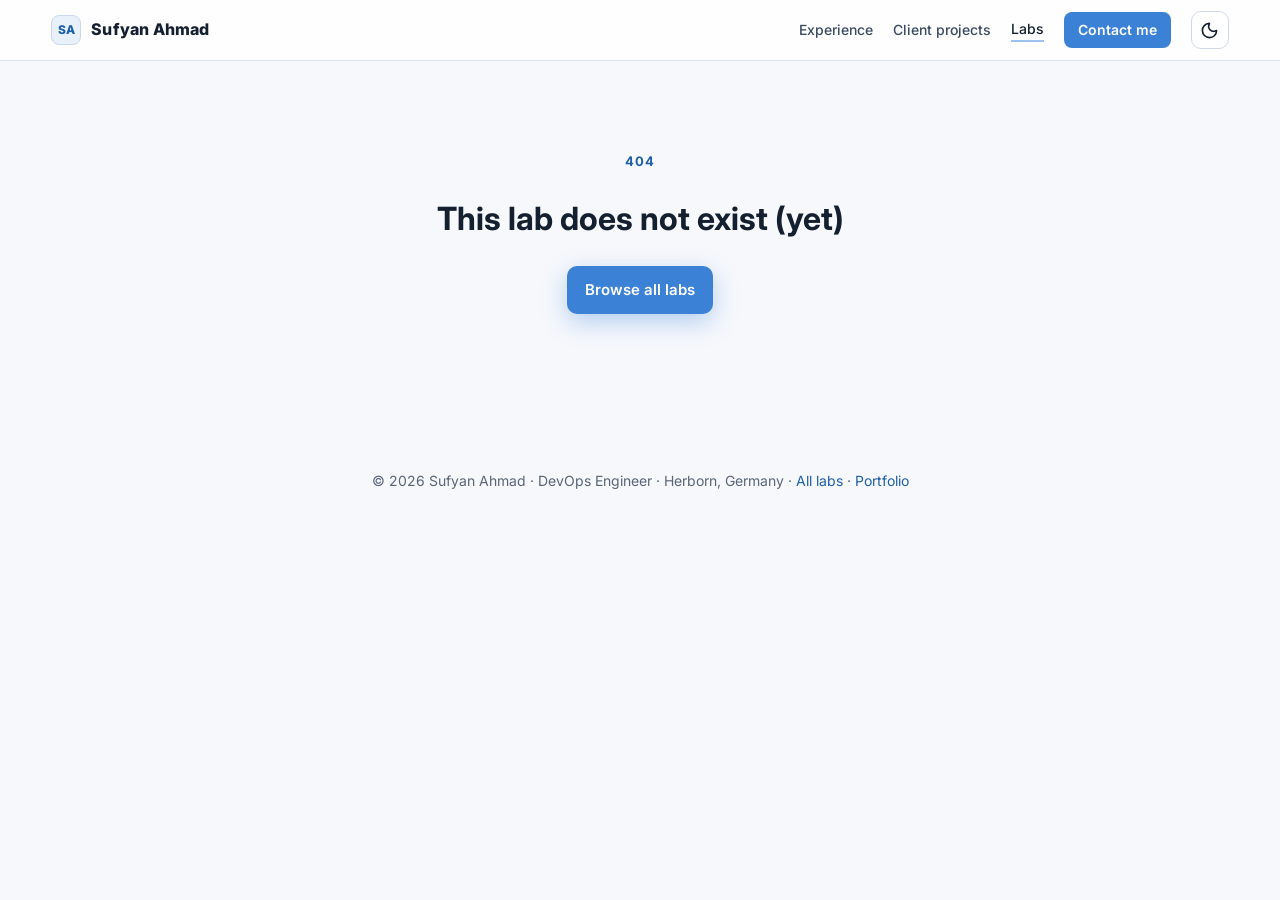
<file: lab.html>
<!doctype html>
<html lang="en">
<head>
<meta charset="utf-8">
<meta name="viewport" content="width=device-width, initial-scale=1">
<title>DevOps Lab | Sufyan Ahmad</title>
<meta name="description" content="A hands-on DevOps lab by Sufyan Ahmad with working code, a visual story and a beginner study guide.">
<meta name="author" content="Sufyan Ahmad">
<link rel="icon" href="data:image/svg+xml,<svg xmlns='http://www.w3.org/2000/svg' viewBox='0 0 64 64'><rect width='64' height='64' rx='14' fill='%231b2838'/><text x='32' y='42' font-family='Arial' font-size='26' font-weight='700' fill='%239cc3f0' text-anchor='middle'>SA</text></svg>">
<link rel="preconnect" href="https://fonts.googleapis.com">
<link href="https://fonts.googleapis.com/css2?family=Inter:wght@400;500;600;700;800&family=JetBrains+Mono:wght@400;600&display=swap" rel="stylesheet">
<link rel="stylesheet" href="assets/base.css?v=20261007">
<link rel="stylesheet" href="assets/labs.css?v=20261007">
<link rel="stylesheet" href="assets/site.css?v=20261007">
<script>try { var t = localStorage.getItem("theme"); if (t) document.documentElement.dataset.theme = t; } catch (e) {}</script>
</head>
<body>
<nav class="top site-nav" aria-label="Main">
  <div class="wrap">
    <a class="brand" href="./"><span class="logo">SA</span><span class="name">Sufyan Ahmad</span></a>
    <div class="nlinks">
      <a href="./#experience" class="hide-sm">Experience</a>
      <a href="./#projects" class="hide-sm">Client projects</a>
      <a href="labs.html" class="on">Labs</a>
      <a href="./#contact" class="hire">Contact me</a>
      <button class="icon-btn" id="theme" type="button" aria-label="Switch theme"><svg class="i" aria-hidden="true"><use href="assets/icons.svg#moon"/></svg></button>
    </div>
  </div>
</nav>

<div id="app"><div class="wrap notfound"><p>Loading the lab…</p></div></div>

<footer class="foot">© <span id="year"></span> Sufyan Ahmad · DevOps Engineer · Herborn, Germany · <a href="labs.html">All labs</a> · <a href="./">Portfolio</a></footer>

<script src="assets/site.js?v=20261007"></script>
<script src="assets/labs.js?v=20261007"></script>
<script>
(async function () {
  const L = window.Labs, esc = L.esc, $ = s => document.querySelector(s);
  $("#year").textContent = new Date().getFullYear();
  const app = $("#app");
  const params = new URLSearchParams(location.search);
  const slug = params.get("slug") || "";

  let items;
  try { items = await L.load(); }
  catch (e) { app.innerHTML = '<div class="wrap notfound"><h1>Could not load the lab</h1><p><a href="labs.html">See all labs</a></p></div>'; return; }
  const ordered = items.slice().sort((a, b) => a.number - b.number);
  const i = ordered.findIndex(p => p.slug === slug);
  const p = ordered[i];
  if (!p) {
    document.title = "Lab not found | Sufyan Ahmad";
    app.innerHTML = '<div class="wrap notfound"><div class="eyebrow">404</div><h1>This lab does not exist (yet)</h1><p><a class="btn primary" href="labs.html">Browse all labs</a></p></div>';
    return;
  }
  const prev = ordered[i - 1], next = ordered[i + 1];
  const name = p.simple_name || p.name;
  const slides = p.slides || [];
  document.title = `${name} | DevOps Lab ${L.pad(p.number)} | Sufyan Ahmad`;
  document.querySelector('meta[name="description"]').content = p.tagline || p.summary;
  const date = p.date ? new Date(p.date + "T00:00:00").toLocaleDateString("en-GB", { day: "numeric", month: "long", year: "numeric" }) : "";

  const resources = [
    [p.repository, Site.icon("github", "lg"), "GitHub repository", "All the code, tests, CI and documentation", "primary"],
    [p.video, Site.icon("youtube", "lg"), "Video walkthrough", `The whole lab explained${p.video_minutes ? ` in ${p.video_minutes} minutes` : ""}, with a real run, on YouTube`],
    [p.study, Site.icon("book-open", "lg"), "Study guide", "Chapter by chapter, written for complete beginners"],
    [p.study_pdf, Site.icon("file-text", "lg"), "Study guide as PDF", "The whole guide in one file to read offline"],
    [p.docs, Site.icon("layers", "lg"), "Architecture & design", "How it is built and why each decision was made"],
    [p.linkedin, Site.icon("linkedin", "lg"), "LinkedIn post", "The short story behind the lab"]
  ].filter(r => r[0]);

  const tabs = [["overview", "Overview"], slides.length && ["story", "Visual story"], ["learn", "What you'll learn"], ["hood", "Under the hood"], ["resources", "Resources"]].filter(Boolean);

  app.innerHTML = `
  <header class="lhero dhero ${L.lvClass(p.difficulty)}">
    <div class="wrap">
      <div class="dhero-text">
        <nav class="crumbs" aria-label="Breadcrumb"><a href="./">Home</a><span>/</span><a href="labs.html">Labs</a><span>/</span><span>Lab ${L.pad(p.number)}</span></nav>
        <div class="dmeta"><span class="lvl-pill ${L.lvClass(p.difficulty)}"><i></i>${esc(p.difficulty)}</span><span class="mono">LAB ${L.pad(p.number)}</span>${date ? `<span>· ${esc(date)}</span>` : ""}</div>
        <h1>${esc(name)}</h1>
        ${p.simple_name ? `<p class="tech">${esc(p.name)}</p>` : ""}
        <p class="lead">${esc(p.tagline || p.summary)}</p>
        <div class="cta">
          ${slides.length ? `<a class="btn primary" href="#story">${Site.icon("play")}Watch the ${slides.length}-slide story</a>` : ""}
          ${p.video ? `<a class="btn ghost" href="${esc(p.video)}" target="_blank" rel="noopener">${Site.icon("youtube")}Watch the video</a>` : ""}
          <a class="btn ghost" href="${esc(p.repository)}" target="_blank" rel="noopener">Open on GitHub</a>
          ${p.study_pdf ? `<a class="btn ghost" href="${esc(p.study_pdf)}" target="_blank" rel="noopener">Study guide PDF</a>` : ""}
        </div>
      </div>
      <div class="dhero-media"><img src="${esc(p.image)}" alt="Architecture of ${esc(name)}"></div>
    </div>
  </header>

  <div class="wrap">
    <div class="dfacts">
      <div class="dfact ${L.lvClass(p.difficulty)}"><div class="k">Level</div><div class="v" style="color:var(--lv)">${esc(p.difficulty)}</div></div>
      <div class="dfact"><div class="k">Main tool</div><div class="v">${esc(p.primary)}</div></div>
      <div class="dfact"><div class="k">Lab type</div><div class="v">${esc(L.typeLabel(p.type))}</div></div>
      <div class="dfact"><div class="k">Tools used</div><div class="v">${L.tools(p).length} tools</div></div>
    </div>
  </div>

  <nav class="tabs" aria-label="Sections"><div class="wrap">${tabs.map(([id, t], k) => `<a href="#${id}" data-tab="${id}"${k ? "" : ' class="on"'}>${t}</a>`).join("")}</div></nav>

  <main class="wrap">
    <section class="dsec" id="overview">
      <div class="eyebrow">Overview</div>
      <h2>Why this lab exists</h2>
      <p class="sub">The idea in plain words, before any tool names.</p>
      <div class="why">
        <article class="w1"><div class="ic">${Site.icon("lightbulb", "lg")}</div><h3>What it does</h3><p>${esc(p.summary)}</p></article>
        <article class="w2"><div class="ic">${Site.icon("triangle-alert", "lg")}</div><h3>The problem</h3><p>${esc(p.problem)}</p></article>
        ${p.benefit ? `<article class="w3"><div class="ic">${Site.icon("circle-check", "lg")}</div><h3>Why it helps</h3><p>${esc(p.benefit)}</p></article>` : ""}
      </div>
    </section>

    ${slides.length ? `
    <section class="dsec" id="story">
      <div class="eyebrow">Visual story</div>
      <h2>The whole lab in ${slides.length} pictures</h2>
      <p class="sub">A quick visual walk-through: the problem, the idea, the architecture and the measured results.</p>
      <div class="story">
        <div class="stage" id="stage" tabindex="0" aria-roledescription="carousel" aria-label="Visual story slides">
          <button class="snav sprev" id="sPrev" aria-label="Previous slide">${Site.icon("chevron-left", "lg")}</button>
          <img id="sImg" alt="">
          <button class="snav snext" id="sNext" aria-label="Next slide">${Site.icon("chevron-right", "lg")}</button>
          <button class="sfull" id="sFull" aria-label="Full screen" title="Full screen">${Site.icon("maximize")}</button>
        </div>
        <div class="sside">
          <div><div class="scount" id="sCount" aria-live="polite"></div></div>
          <div class="sbar"><i id="sBar"></i></div>
          <h3>${esc(name)}</h3>
          <p>${esc(p.tagline || "")}</p>
          <div class="thumbs" id="thumbs">${slides.map((s, k) => `<button aria-label="Go to slide ${k + 1}"><img src="${esc(s)}" alt="" loading="lazy" decoding="async"></button>`).join("")}</div>
          <div class="shint">Use &larr; &rarr; keys, swipe, or click a thumbnail</div>
        </div>
      </div>
    </section>` : ""}

    <section class="dsec" id="learn">
      <div class="eyebrow">What you'll learn</div>
      <h2>Skills you take away</h2>
      <p class="sub">Practised hands-on in the labs, not just read about.</p>
      <ul class="learn">${(p.skills || []).map(s => `<li>${esc(s)}</li>`).join("")}</ul>
      <div class="tools-row">${L.tools(p).map((t, k) => `<span class="t${k ? "" : " main"}">${esc(t)}</span>`).join("")}</div>
    </section>

    <section class="dsec" id="hood">
      <div class="eyebrow">Under the hood</div>
      <h2>For engineers: how it is built</h2>
      <p class="sub">The technical details, for when you want to go deeper.</p>
      <div class="hood">
        ${p.engineering_problem ? `<details open><summary>${Site.icon("target")}The engineering challenge</summary><div class="body">${esc(p.engineering_problem)}</div></details>` : ""}
        ${p.architecture ? `<details open><summary>${Site.icon("layers")}Architecture</summary><div class="body">${esc(p.architecture)}</div></details>` : ""}
        ${p.unique_capability ? `<details><summary>${Site.icon("sparkles")}What makes it special</summary><div class="body">${esc(p.unique_capability)}</div></details>` : ""}
      </div>
    </section>

    <section class="dsec" id="resources">
      <div class="eyebrow">Resources</div>
      <h2>Start the lab</h2>
      <p class="sub">Everything is free and open source. Clone it, run it, break it, fix it.</p>
      <div class="res">${resources.map(([h, ic, t, d, cls]) => `<a ${cls ? `class="${cls}"` : ""} href="${esc(h)}" target="_blank" rel="noopener"><span class="ic">${ic}</span><span><b>${t}</b><small>${d}</small></span></a>`).join("")}</div>
    </section>

    <nav class="pn" aria-label="More labs">
      ${prev ? `<a class="prev" href="${L.href(prev)}"><small>&larr; Previous lab</small><b>${esc(prev.simple_name || prev.name)}</b></a>` : `<a class="prev" href="labs.html"><small>&larr; Back</small><b>All labs</b></a>`}
      ${next ? `<a class="next" href="${L.href(next)}"><small>Next lab &rarr;</small><b>${esc(next.simple_name || next.name)}</b></a>` : `<a class="next" href="labs.html"><small>That's the newest one &rarr;</small><b>Browse all labs</b></a>`}
    </nav>
  </main>`;

  /* active tab follows the scroll position */
  const tabLinks = [...document.querySelectorAll(".tabs a")];
  const secIO = new IntersectionObserver(es => es.forEach(e => {
    if (e.isIntersecting) tabLinks.forEach(a => a.classList.toggle("on", a.dataset.tab === e.target.id));
  }), { rootMargin: "-45% 0px -50% 0px" });
  tabs.forEach(([id]) => secIO.observe(document.getElementById(id)));

  if (!slides.length) return;

  /* inline story player */
  const img = $("#sImg"), stage = $("#stage"), thumbs = [...document.querySelectorAll("#thumbs button")];
  let idx = 0, startX = null;
  function show(k, push = true) {
    idx = Math.max(0, Math.min(k, slides.length - 1));
    img.src = slides[idx];
    img.alt = `${name}: slide ${idx + 1} of ${slides.length}`;
    $("#sCount").textContent = `Slide ${idx + 1} / ${slides.length}`;
    $("#sBar").style.width = ((idx + 1) / slides.length * 100) + "%";
    thumbs.forEach((t, j) => { t.classList.toggle("on", j === idx); t.setAttribute("aria-current", j === idx ? "true" : "false"); });
    $("#sPrev").disabled = idx === 0;
    $("#sNext").disabled = idx === slides.length - 1;
    [idx + 1, idx - 1].forEach(j => { if (slides[j]) { const im = new Image(); im.src = slides[j]; } });
    if (push) {
      const q = new URLSearchParams(location.search); q.set("slide", idx + 1);
      history.replaceState(null, "", location.pathname + "?" + q + "#story");
    }
  }
  $("#sPrev").addEventListener("click", () => show(idx - 1));
  $("#sNext").addEventListener("click", () => show(idx + 1));
  thumbs.forEach((t, j) => t.addEventListener("click", () => show(j)));
  $("#sFull").addEventListener("click", () => {
    if (document.fullscreenElement) document.exitFullscreen(); else stage.requestFullscreen?.().catch(() => {});
  });
  document.addEventListener("keydown", e => {
    if (e.target.closest("input, textarea, select")) return;
    const r = stage.getBoundingClientRect();
    const visible = document.fullscreenElement === stage || (r.bottom > 80 && r.top < innerHeight - 80);
    if (!visible) return;
    if (e.key === "ArrowRight") { e.preventDefault(); show(idx + 1); }
    else if (e.key === "ArrowLeft") { e.preventDefault(); show(idx - 1); }
  });
  img.addEventListener("pointerdown", e => { startX = e.clientX; });
  img.addEventListener("pointerup", e => {
    if (startX === null) return;
    const dx = e.clientX - startX; startX = null;
    if (Math.abs(dx) > 40) show(idx + (dx < 0 ? 1 : -1));
    else if (e.pointerType === "mouse") show(idx + 1);
  });
  const start = (parseInt(params.get("slide") || "1", 10) || 1) - 1;
  show(start, params.has("slide"));
  if (params.has("slide") || location.hash === "#story") document.getElementById("story").scrollIntoView();
})();
</script>
</body>
</html>
</file>
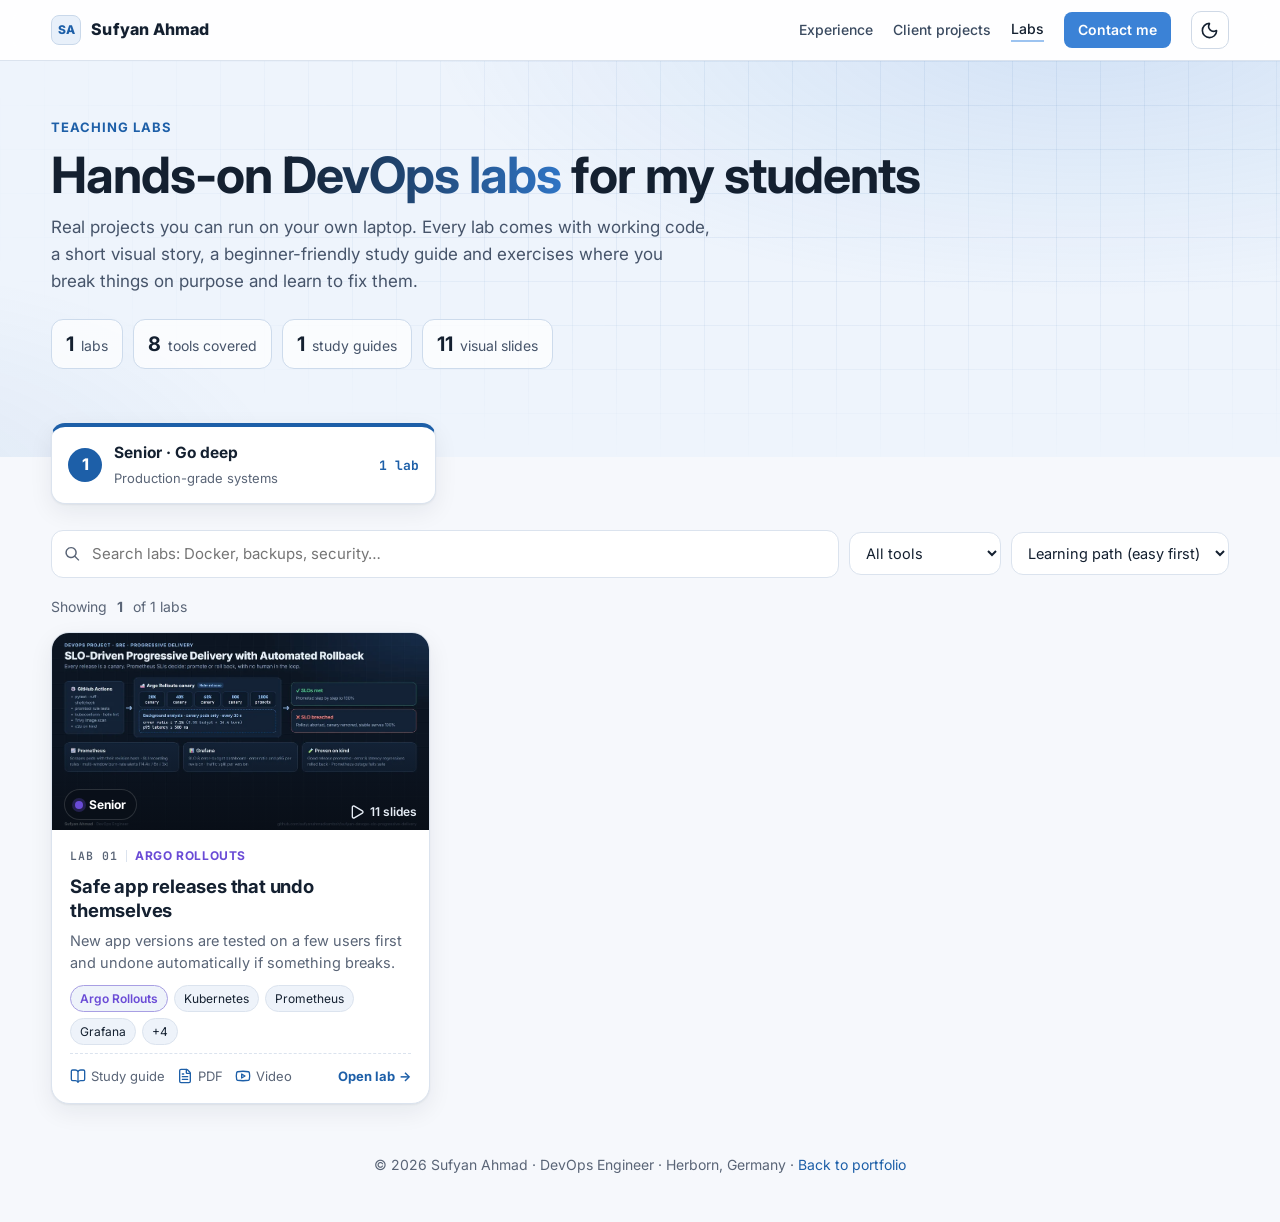
<file: labs.html>
<!doctype html>
<html lang="en">
<head>
<meta charset="utf-8">
<meta name="viewport" content="width=device-width, initial-scale=1">
<title>DevOps Labs | Sufyan Ahmad</title>
<meta name="description" content="Free, hands-on DevOps labs by Sufyan Ahmad for his students: Docker, Kubernetes, Terraform, Ansible, AWS, CI/CD and monitoring. Each lab has working code, a visual story and a beginner study guide.">
<meta name="author" content="Sufyan Ahmad">
<meta property="og:title" content="DevOps Labs | Sufyan Ahmad">
<meta property="og:description" content="Hands-on DevOps labs with working code, visual stories and beginner study guides.">
<meta property="og:type" content="website">
<meta property="og:url" content="https://sufyanahmadkamboh.github.io/labs.html">
<meta property="og:image" content="https://sufyanahmadkamboh.github.io/assets/img/og-sufyan.jpg">
<meta name="twitter:card" content="summary_large_image">
<link rel="icon" href="data:image/svg+xml,<svg xmlns='http://www.w3.org/2000/svg' viewBox='0 0 64 64'><rect width='64' height='64' rx='14' fill='%231b2838'/><text x='32' y='42' font-family='Arial' font-size='26' font-weight='700' fill='%239cc3f0' text-anchor='middle'>SA</text></svg>">
<link rel="preconnect" href="https://fonts.googleapis.com">
<link href="https://fonts.googleapis.com/css2?family=Inter:wght@400;500;600;700;800&family=JetBrains+Mono:wght@400;600&display=swap" rel="stylesheet">
<link rel="stylesheet" href="assets/base.css?v=20261007">
<link rel="stylesheet" href="assets/labs.css?v=20261007">
<link rel="stylesheet" href="assets/site.css?v=20261007">
<script>try { var t = localStorage.getItem("theme"); if (t) document.documentElement.dataset.theme = t; } catch (e) {}</script>
</head>
<body>
<nav class="top site-nav" aria-label="Main">
  <div class="wrap">
    <a class="brand" href="./"><span class="logo">SA</span><span class="name">Sufyan Ahmad</span></a>
    <div class="nlinks">
      <a href="./#experience" class="hide-sm">Experience</a>
      <a href="./#projects" class="hide-sm">Client projects</a>
      <a href="labs.html" class="on" aria-current="page">Labs</a>
      <a href="./#contact" class="hire">Contact me</a>
      <button class="icon-btn" id="theme" type="button" aria-label="Switch theme"><svg class="i" aria-hidden="true"><use href="assets/icons.svg#moon"/></svg></button>
    </div>
  </div>
</nav>

<header class="lhero">
  <div class="wrap">
    <div class="eyebrow">Teaching labs</div>
    <h1>Hands-on <span class="grad">DevOps labs</span> for my students</h1>
    <p class="lead">Real projects you can run on your own laptop. Every lab comes with working code, a short visual story, a beginner-friendly study guide and exercises where you break things on purpose and learn to fix them.</p>
    <div class="lstats" id="stats"></div>
  </div>
</header>

<main class="wrap">
  <div class="path" id="path" aria-label="Filter by level"></div>

  <div class="toolbar">
    <label class="search"><svg viewBox="0 0 24 24" aria-hidden="true"><path d="M10 2a8 8 0 016.32 12.9l5.39 5.4-1.41 1.4-5.4-5.39A8 8 0 1110 2zm0 2a6 6 0 100 12 6 6 0 000-12z"/></svg>
      <input id="q" type="search" placeholder="Search labs: Docker, backups, security…" aria-label="Search labs"></label>
    <select id="tool" aria-label="Filter by tool"><option value="">All tools</option></select>
    <select id="sort" aria-label="Sort labs">
      <option value="path">Learning path (easy first)</option>
      <option value="new">Newest first</option>
    </select>
  </div>
  <p class="result-line" id="resultLine" aria-live="polite"></p>
  <div class="lgrid" id="grid"><p class="empty">Loading labs…</p></div>
</main>

<footer class="foot">© <span id="year"></span> Sufyan Ahmad · DevOps Engineer · Herborn, Germany · <a href="./">Back to portfolio</a></footer>

<script src="assets/site.js?v=20261007"></script>
<script src="assets/labs.js?v=20261007"></script>
<script>
(async function () {
  const L = window.Labs, $ = s => document.querySelector(s);
  $("#year").textContent = new Date().getFullYear();
  const grid = $("#grid");
  let items;
  try { items = await L.load(); }
  catch (e) { grid.innerHTML = '<p class="empty">The labs could not be loaded. See them on <a href="https://github.com/sufyanahmadkamboh">GitHub</a>.</p>'; return; }

  const slides = items.reduce((a, p) => a + (p.slides || []).length, 0);
  const guides = items.filter(p => p.study).length;
  const toolSet = [...new Set(items.flatMap(L.tools))].sort((a, b) => a.localeCompare(b));
  $("#stats").innerHTML = [[items.length, "labs"], [toolSet.length, "tools covered"], [guides, "study guides"], [slides, "visual slides"]]
    .map(([n, t]) => `<span class="lstat"><b>${n}</b>${t}</span>`).join("");

  const levels = [
    ["Beginner", "Start here", "No experience needed"],
    ["Intermediate", "Build on it", "You know the basics"],
    ["Senior", "Go deep", "Production-grade systems"]
  ].filter(([l]) => items.some(p => L.hasLevel(p, l)));
  $("#path").innerHTML = levels.map(([l, t, d], i) => {
    const c = items.filter(p => L.hasLevel(p, l)).length;
    return `<button class="step ${L.lvClass(l)}" data-level="${l}" aria-pressed="false"><span class="n">${i + 1}</span><b>${l} · ${t}</b><span class="c">${c} ${c === 1 ? "lab" : "labs"}</span><span class="d">${d}</span></button>`;
  }).join("");
  $("#tool").insertAdjacentHTML("beforeend", toolSet.map(t => `<option>${L.esc(t)}</option>`).join(""));

  /* state lives in the URL so a filtered view can be shared */
  const params = new URLSearchParams(location.search);
  const state = { level: params.get("level") || "", tool: params.get("tool") || "", q: params.get("q") || "", sort: params.get("sort") || "path" };
  $("#q").value = state.q; $("#tool").value = state.tool; $("#sort").value = state.sort;

  function render() {
    const q = state.q.trim().toLowerCase();
    let list = items.filter(p =>
      (!state.level || L.hasLevel(p, state.level)) &&
      (!state.tool || L.tools(p).includes(state.tool)) &&
      (!q || [p.name, p.simple_name, p.tagline, p.summary, p.problem, ...L.tools(p), ...(p.skills || [])].join(" ").toLowerCase().includes(q)));
    list.sort(state.sort === "new" ? (a, b) => b.number - a.number
                                   : (a, b) => L.levelRank(a.difficulty) - L.levelRank(b.difficulty) || a.number - b.number);
    document.querySelectorAll(".step").forEach(b => b.setAttribute("aria-pressed", String(b.dataset.level === state.level)));
    const active = [state.level, state.tool, state.q.trim() && `“${state.q.trim()}”`].filter(Boolean);
    $("#resultLine").innerHTML = `Showing <b>${list.length}</b> of ${items.length} labs${active.length ? " · " + L.esc(active.join(" · ")) + ' <button id="clear">Clear filters</button>' : ""}`;
    grid.innerHTML = list.length ? list.map(L.card).join("")
      : '<div class="empty" style="grid-column:1/-1"><b>No lab matches yet</b>Try another word or <button class="linkish" id="clear2" style="border:0;background:none;color:var(--accent);font:inherit;font-weight:600;cursor:pointer;padding:0">clear the filters</button>.</div>';
    const clear = () => { Object.assign(state, { level: "", tool: "", q: "" }); $("#q").value = ""; $("#tool").value = ""; sync(); };
    $("#clear")?.addEventListener("click", clear); $("#clear2")?.addEventListener("click", clear);
  }
  function sync() {
    const p = new URLSearchParams();
    for (const k of ["level", "tool", "q"]) if (state[k]) p.set(k, state[k]);
    if (state.sort !== "path") p.set("sort", state.sort);
    history.replaceState(null, "", location.pathname + (p.toString() ? "?" + p : ""));
    render();
  }
  document.querySelectorAll(".step").forEach(b => b.addEventListener("click", () => { state.level = state.level === b.dataset.level ? "" : b.dataset.level; sync(); }));
  $("#q").addEventListener("input", e => { state.q = e.target.value; sync(); });
  $("#tool").addEventListener("change", e => { state.tool = e.target.value; sync(); });
  $("#sort").addEventListener("change", e => { state.sort = e.target.value; sync(); });
  render();
})();
</script>
</body>
</html>
</file>
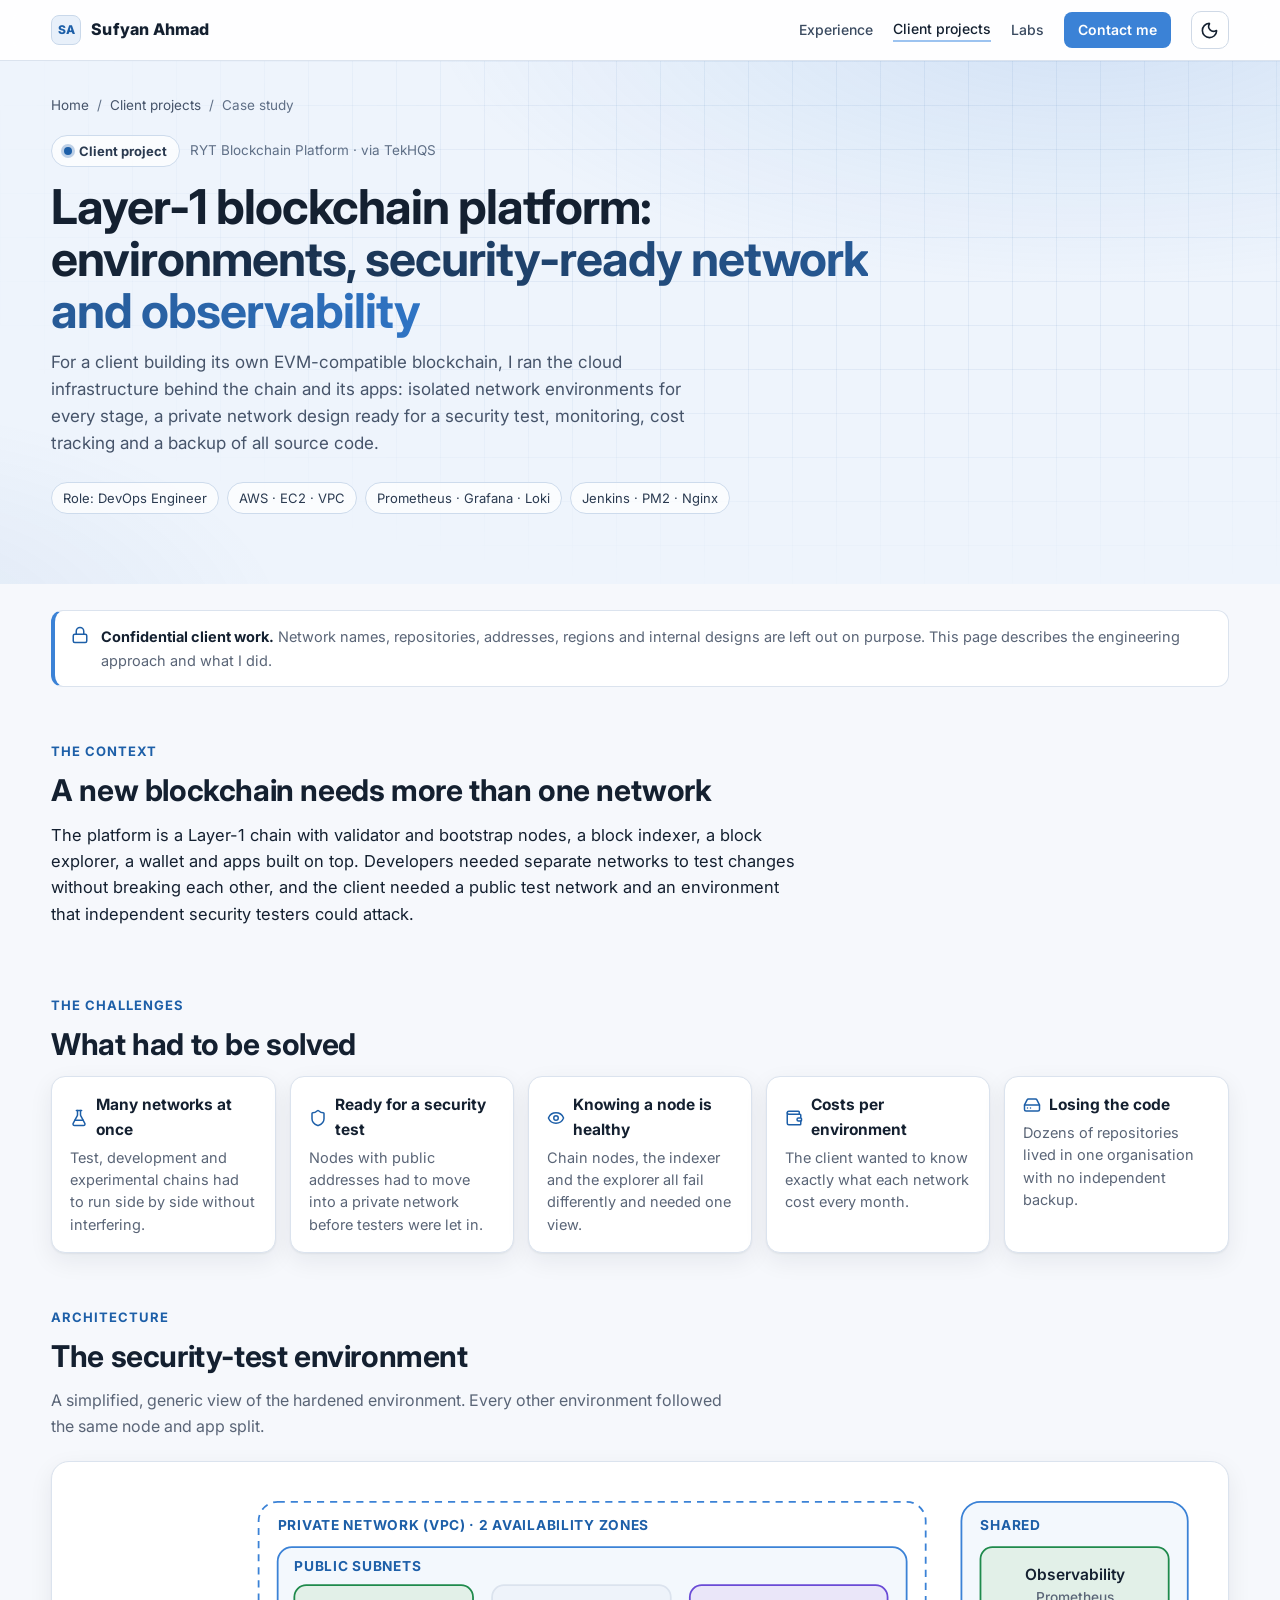
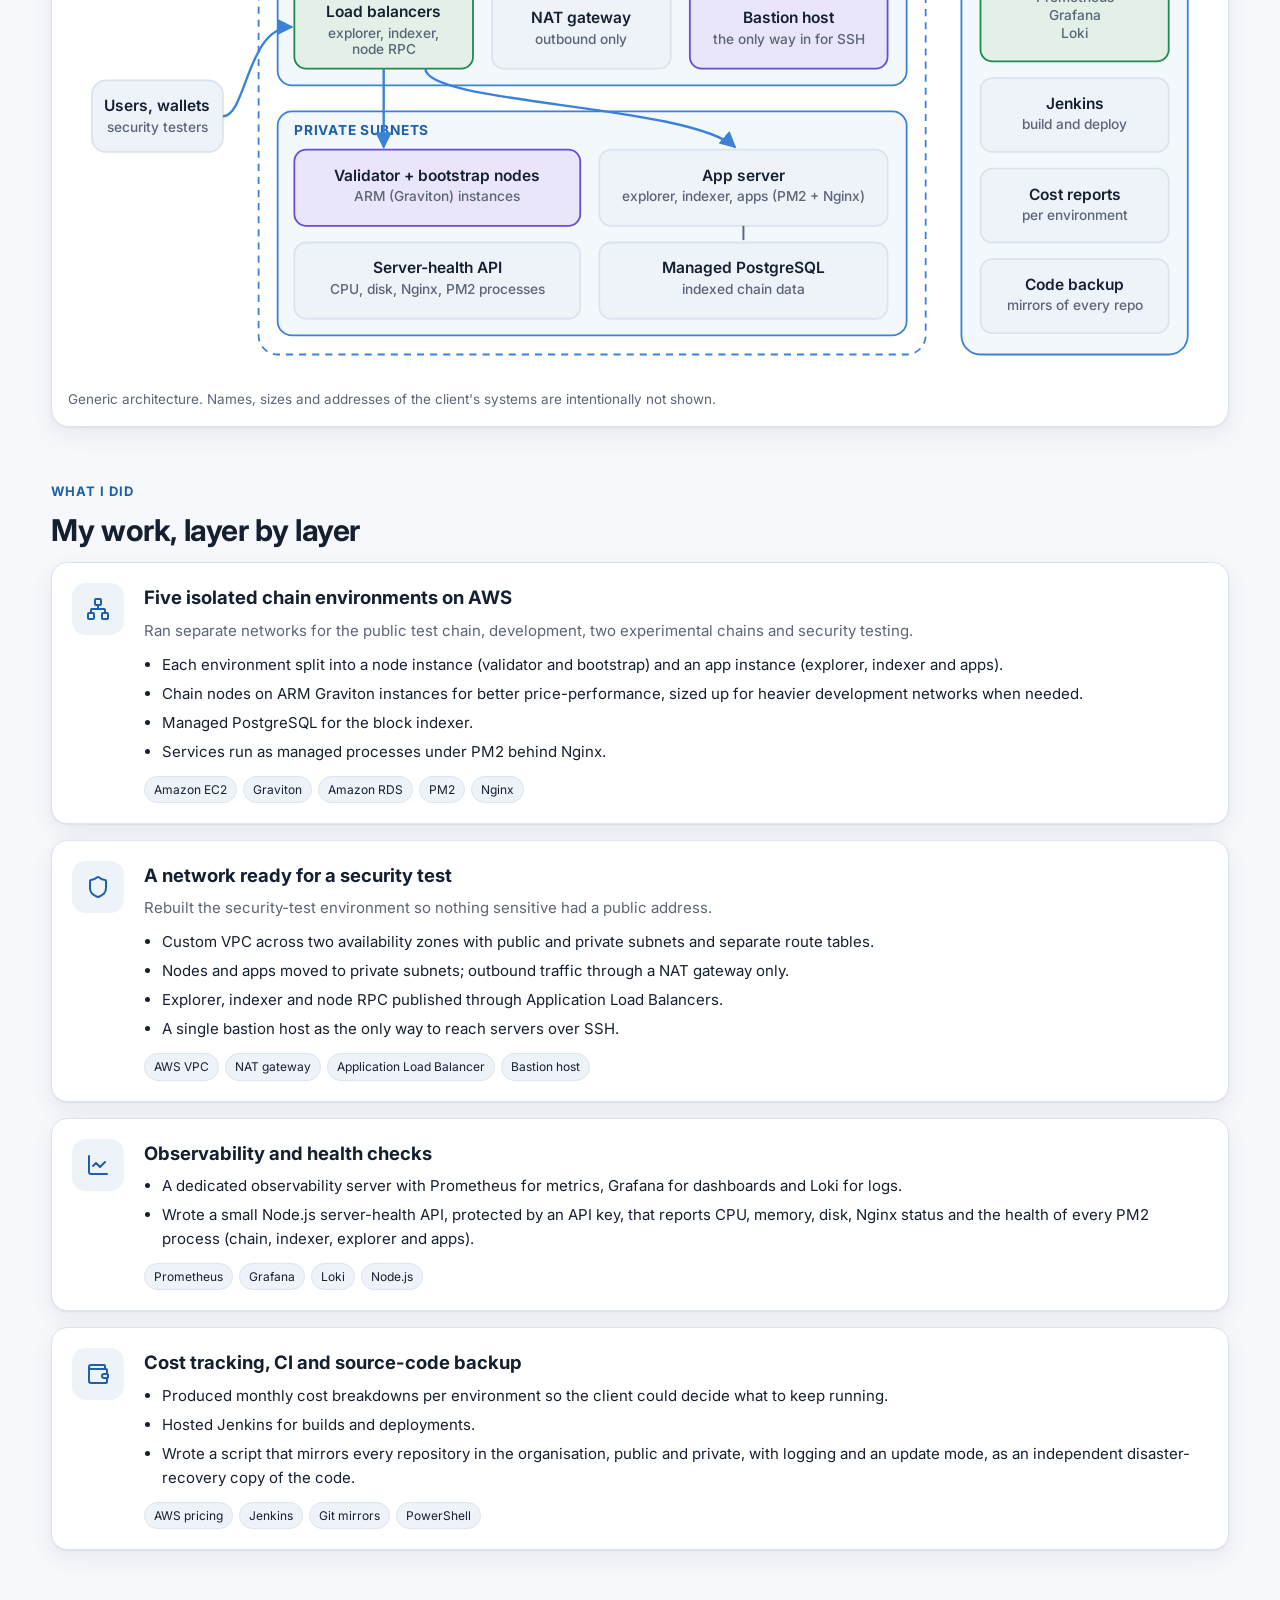
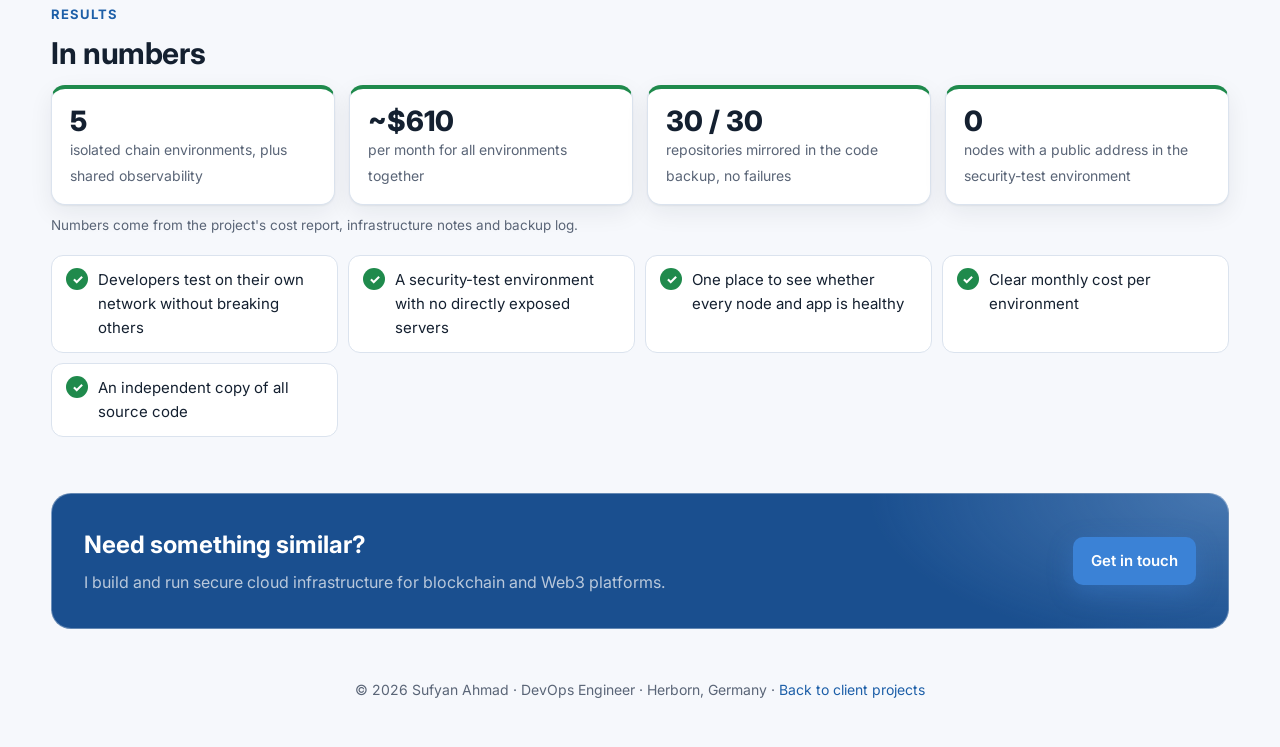
<file: work/blockchain-platform.html>
<!doctype html>
<html lang="en">
<head>
<meta charset="utf-8">
<meta name="viewport" content="width=device-width, initial-scale=1">
<title>Blockchain Platform Case Study | Sufyan Ahmad</title>
<meta name="description" content="Client case study: AWS infrastructure for a Layer-1 blockchain platform with five isolated environments, a hardened network for security testing, observability and cost tracking.">
<meta name="author" content="Sufyan Ahmad">
<meta property="og:title" content="Case study: infrastructure for a Layer-1 blockchain platform">
<meta property="og:description" content="Five isolated chain environments on AWS, a private-subnet network for security testing, observability and cost tracking.">
<meta property="og:type" content="article">
<meta property="og:url" content="https://sufyanahmadkamboh.github.io/work/blockchain-platform.html">
<link rel="icon" href="data:image/svg+xml,<svg xmlns='http://www.w3.org/2000/svg' viewBox='0 0 64 64'><rect width='64' height='64' rx='14' fill='%231b2838'/><text x='32' y='42' font-family='Arial' font-size='26' font-weight='700' fill='%239cc3f0' text-anchor='middle'>SA</text></svg>">
<link rel="preconnect" href="https://fonts.googleapis.com">
<link href="https://fonts.googleapis.com/css2?family=Inter:wght@400;500;600;700;800&family=JetBrains+Mono:wght@400;600&display=swap" rel="stylesheet">
<link rel="stylesheet" href="../assets/base.css?v=20261007">
<link rel="stylesheet" href="../assets/labs.css?v=20261007">
<link rel="stylesheet" href="../assets/case.css?v=20261007">
<link rel="stylesheet" href="../assets/site.css?v=20261007">
<script>try { var t = localStorage.getItem("theme"); if (t) document.documentElement.dataset.theme = t; } catch (e) {}</script>
</head>
<body>
<nav class="top site-nav" aria-label="Main">
  <div class="wrap">
    <a class="brand" href="../"><span class="logo">SA</span><span class="name">Sufyan Ahmad</span></a>
    <div class="nlinks">
      <a href="../#experience" class="hide-sm">Experience</a>
      <a href="../#projects" class="on">Client projects</a>
      <a href="../labs.html" class="hide-sm">Labs</a>
      <a href="../#contact" class="hire">Contact me</a>
      <button class="icon-btn" id="theme" type="button" aria-label="Switch theme"><svg class="i" aria-hidden="true"><use href="../assets/icons.svg#moon"/></svg></button>
    </div>
  </div>
</nav>

<header class="lhero cs-hero">
  <div class="wrap">
    <nav class="crumbs" aria-label="Breadcrumb"><a href="../">Home</a><span>/</span><a href="../#projects">Client projects</a><span>/</span><span>Case study</span></nav>
    <div class="dmeta"><span class="lvl-pill lv-Senior"><i></i>Client project</span><span>RYT Blockchain Platform · via TekHQS</span></div>
    <h1>Layer-1 blockchain platform: <span class="grad">environments, security-ready network and observability</span></h1>
    <p class="lead">For a client building its own EVM-compatible blockchain, I ran the cloud infrastructure behind the chain and its apps: isolated network environments for every stage, a private network design ready for a security test, monitoring, cost tracking and a backup of all source code.</p>
    <div class="cs-tags"><span>Role: DevOps Engineer</span><span>AWS · EC2 · VPC</span><span>Prometheus · Grafana · Loki</span><span>Jenkins · PM2 · Nginx</span></div>
  </div>
</header>

<main class="wrap">
  <div class="note"><span class="note-ic" aria-hidden="true"><svg class="i" aria-hidden="true"><use href="../assets/icons.svg#lock"/></svg></span><span><b>Confidential client work.</b> Network names, repositories, addresses, regions and internal designs are left out on purpose. This page describes the engineering approach and what I did.</span></div>

  <section class="dsec">
    <div class="eyebrow">The context</div>
    <h2>A new blockchain needs more than one network</h2>
    <div class="prose">
      <p>The platform is a Layer-1 chain with validator and bootstrap nodes, a block indexer, a block explorer, a wallet and apps built on top. Developers needed separate networks to test changes without breaking each other, and the client needed a public test network and an environment that independent security testers could attack.</p>
    </div>
  </section>

  <section class="dsec">
    <div class="eyebrow">The challenges</div>
    <h2>What had to be solved</h2>
    <div class="chal">
      <div><b><svg class="i" aria-hidden="true"><use href="../assets/icons.svg#flask-conical"/></svg>Many networks at once</b><span>Test, development and experimental chains had to run side by side without interfering.</span></div>
      <div><b><svg class="i" aria-hidden="true"><use href="../assets/icons.svg#shield"/></svg>Ready for a security test</b><span>Nodes with public addresses had to move into a private network before testers were let in.</span></div>
      <div><b><svg class="i" aria-hidden="true"><use href="../assets/icons.svg#eye"/></svg>Knowing a node is healthy</b><span>Chain nodes, the indexer and the explorer all fail differently and needed one view.</span></div>
      <div><b><svg class="i" aria-hidden="true"><use href="../assets/icons.svg#wallet"/></svg>Costs per environment</b><span>The client wanted to know exactly what each network cost every month.</span></div>
      <div><b><svg class="i" aria-hidden="true"><use href="../assets/icons.svg#hard-drive"/></svg>Losing the code</b><span>Dozens of repositories lived in one organisation with no independent backup.</span></div>
    </div>
  </section>

  <section class="dsec">
    <div class="eyebrow">Architecture</div>
    <h2>The security-test environment</h2>
    <p class="sub">A simplified, generic view of the hardened environment. Every other environment followed the same node and app split.</p>
    <figure class="diagram" style="margin:0">
      <svg viewBox="0 0 960 420" role="img" aria-labelledby="b1t b1d">
        <title id="b1t">Hardened blockchain environment</title>
        <desc id="b1d">Inside a private network spread over two availability zones, public subnets hold load balancers for the explorer, the indexer and the bootstrap node, a NAT gateway and a bastion host. Private subnets hold the validator and bootstrap nodes and the app server. A managed PostgreSQL database stores indexed data. A separate observability server runs Prometheus, Grafana and Loki.</desc>
        <defs><marker id="ba" viewBox="0 0 10 10" refX="9" refY="5" markerWidth="7" markerHeight="7" orient="auto"><path d="M0 0L10 5L0 10z" fill="#3b82d6"/></marker></defs>
        <rect class="box" x="20" y="170" width="110" height="60" rx="12"/><text class="t" x="75" y="196" text-anchor="middle">Users, wallets</text><text class="s" x="75" y="213" text-anchor="middle">security testers</text>
        <rect class="zone" x="160" y="20" width="560" height="380" rx="16"/><text class="z" x="176" y="44">PRIVATE NETWORK (VPC) · 2 AVAILABILITY ZONES</text>
        <rect class="zone2" x="176" y="58" width="528" height="116" rx="12"/><text class="z" x="190" y="78">PUBLIC SUBNETS</text>
        <rect class="ok" x="190" y="90" width="150" height="70" rx="10"/><text class="t" x="265" y="117" text-anchor="middle">Load balancers</text><text class="s" x="265" y="134" text-anchor="middle">explorer, indexer,</text><text class="s" x="265" y="148" text-anchor="middle">node RPC</text>
        <rect class="box" x="356" y="90" width="150" height="70" rx="10"/><text class="t" x="431" y="122" text-anchor="middle">NAT gateway</text><text class="s" x="431" y="139" text-anchor="middle">outbound only</text>
        <rect class="hot" x="522" y="90" width="166" height="70" rx="10"/><text class="t" x="605" y="122" text-anchor="middle">Bastion host</text><text class="s" x="605" y="139" text-anchor="middle">the only way in for SSH</text>
        <rect class="zone2" x="176" y="196" width="528" height="188" rx="12"/><text class="z" x="190" y="216">PRIVATE SUBNETS</text>
        <rect class="hot" x="190" y="228" width="240" height="64" rx="10"/><text class="t" x="310" y="254" text-anchor="middle">Validator + bootstrap nodes</text><text class="s" x="310" y="271" text-anchor="middle">ARM (Graviton) instances</text>
        <rect class="box" x="446" y="228" width="242" height="64" rx="10"/><text class="t" x="567" y="254" text-anchor="middle">App server</text><text class="s" x="567" y="271" text-anchor="middle">explorer, indexer, apps (PM2 + Nginx)</text>
        <rect class="box" x="446" y="306" width="242" height="64" rx="10"/><text class="t" x="567" y="332" text-anchor="middle">Managed PostgreSQL</text><text class="s" x="567" y="349" text-anchor="middle">indexed chain data</text>
        <rect class="box" x="190" y="306" width="240" height="64" rx="10"/><text class="t" x="310" y="332" text-anchor="middle">Server-health API</text><text class="s" x="310" y="349" text-anchor="middle">CPU, disk, Nginx, PM2 processes</text>
        <path class="lnA" d="M130 200C150 200 150 125 188 125" marker-end="url(#ba)"/>
        <path class="lnA" d="M265 160V226" marker-end="url(#ba)"/><path class="lnA" d="M300 160C300 190 520 190 560 226" marker-end="url(#ba)"/>
        <path class="ln" d="M567 292V304"/>
        <rect class="zone2" x="750" y="20" width="190" height="380" rx="16"/><text class="z" x="766" y="44">SHARED</text>
        <rect class="ok" x="766" y="58" width="158" height="96" rx="10"/><text class="t" x="845" y="86" text-anchor="middle">Observability</text><text class="s" x="845" y="104" text-anchor="middle">Prometheus</text><text class="s" x="845" y="119" text-anchor="middle">Grafana</text><text class="s" x="845" y="134" text-anchor="middle">Loki</text>
        <rect class="box" x="766" y="168" width="158" height="62" rx="10"/><text class="t" x="845" y="194" text-anchor="middle">Jenkins</text><text class="s" x="845" y="211" text-anchor="middle">build and deploy</text>
        <rect class="box" x="766" y="244" width="158" height="62" rx="10"/><text class="t" x="845" y="270" text-anchor="middle">Cost reports</text><text class="s" x="845" y="287" text-anchor="middle">per environment</text>
        <rect class="box" x="766" y="320" width="158" height="62" rx="10"/><text class="t" x="845" y="346" text-anchor="middle">Code backup</text><text class="s" x="845" y="363" text-anchor="middle">mirrors of every repo</text>

      </svg>
      <figcaption>Generic architecture. Names, sizes and addresses of the client's systems are intentionally not shown.</figcaption>
    </figure>
  </section>

  <section class="dsec">
    <div class="eyebrow">What I did</div>
    <h2>My work, layer by layer</h2>
    <div class="work">
      <article class="wk"><div class="ic" aria-hidden="true"><svg class="i lg" aria-hidden="true"><use href="../assets/icons.svg#network"/></svg></div><div>
        <h3>Five isolated chain environments on AWS</h3>
        <p>Ran separate networks for the public test chain, development, two experimental chains and security testing.</p>
        <ul>
          <li>Each environment split into a node instance (validator and bootstrap) and an app instance (explorer, indexer and apps).</li>
          <li>Chain nodes on ARM Graviton instances for better price-performance, sized up for heavier development networks when needed.</li>
          <li>Managed PostgreSQL for the block indexer.</li>
          <li>Services run as managed processes under PM2 behind Nginx.</li>
        </ul>
        <div class="chips"><span class="chip-s">Amazon EC2</span><span class="chip-s">Graviton</span><span class="chip-s">Amazon RDS</span><span class="chip-s">PM2</span><span class="chip-s">Nginx</span></div>
      </div></article>
      <article class="wk"><div class="ic" aria-hidden="true"><svg class="i lg" aria-hidden="true"><use href="../assets/icons.svg#shield"/></svg></div><div>
        <h3>A network ready for a security test</h3>
        <p>Rebuilt the security-test environment so nothing sensitive had a public address.</p>
        <ul>
          <li>Custom VPC across two availability zones with public and private subnets and separate route tables.</li>
          <li>Nodes and apps moved to private subnets; outbound traffic through a NAT gateway only.</li>
          <li>Explorer, indexer and node RPC published through Application Load Balancers.</li>
          <li>A single bastion host as the only way to reach servers over SSH.</li>
        </ul>
        <div class="chips"><span class="chip-s">AWS VPC</span><span class="chip-s">NAT gateway</span><span class="chip-s">Application Load Balancer</span><span class="chip-s">Bastion host</span></div>
      </div></article>
      <article class="wk"><div class="ic" aria-hidden="true"><svg class="i lg" aria-hidden="true"><use href="../assets/icons.svg#chart-line"/></svg></div><div>
        <h3>Observability and health checks</h3>
        <ul>
          <li>A dedicated observability server with Prometheus for metrics, Grafana for dashboards and Loki for logs.</li>
          <li>Wrote a small Node.js server-health API, protected by an API key, that reports CPU, memory, disk, Nginx status and the health of every PM2 process (chain, indexer, explorer and apps).</li>
        </ul>
        <div class="chips"><span class="chip-s">Prometheus</span><span class="chip-s">Grafana</span><span class="chip-s">Loki</span><span class="chip-s">Node.js</span></div>
      </div></article>
      <article class="wk"><div class="ic" aria-hidden="true"><svg class="i lg" aria-hidden="true"><use href="../assets/icons.svg#wallet"/></svg></div><div>
        <h3>Cost tracking, CI and source-code backup</h3>
        <ul>
          <li>Produced monthly cost breakdowns per environment so the client could decide what to keep running.</li>
          <li>Hosted Jenkins for builds and deployments.</li>
          <li>Wrote a script that mirrors every repository in the organisation, public and private, with logging and an update mode, as an independent disaster-recovery copy of the code.</li>
        </ul>
        <div class="chips"><span class="chip-s">AWS pricing</span><span class="chip-s">Jenkins</span><span class="chip-s">Git mirrors</span><span class="chip-s">PowerShell</span></div>
      </div></article>
    </div>
  </section>

  <section class="dsec">
    <div class="eyebrow">Results</div>
    <h2>In numbers</h2>
    <div class="nums">
      <div class="num"><b>5</b><span>isolated chain environments, plus shared observability</span></div>
      <div class="num"><b>~$610</b><span>per month for all environments together</span></div>
      <div class="num"><b>30 / 30</b><span>repositories mirrored in the code backup, no failures</span></div>
      <div class="num"><b>0</b><span>nodes with a public address in the security-test environment</span></div>
    </div>
    <p class="measured">Numbers come from the project's cost report, infrastructure notes and backup log.</p>
    <ul class="outcomes">
      <li>Developers test on their own network without breaking others</li>
      <li>A security-test environment with no directly exposed servers</li>
      <li>One place to see whether every node and app is healthy</li>
      <li>Clear monthly cost per environment</li>
      <li>An independent copy of all source code</li>
    </ul>
  </section>

  <div class="cta-box">
    <div><h2>Need something similar?</h2><p>I build and run secure cloud infrastructure for blockchain and Web3 platforms.</p></div>
    <a class="btn primary" href="../#contact">Get in touch</a>
  </div>
</main>

<footer class="foot">© <span id="year"></span> Sufyan Ahmad · DevOps Engineer · Herborn, Germany · <a href="../#projects">Back to client projects</a></footer>
<script src="../assets/site.js?v=20261007"></script>
<script src="../assets/case.js?v=20261007"></script>
</body>
</html>
</file>
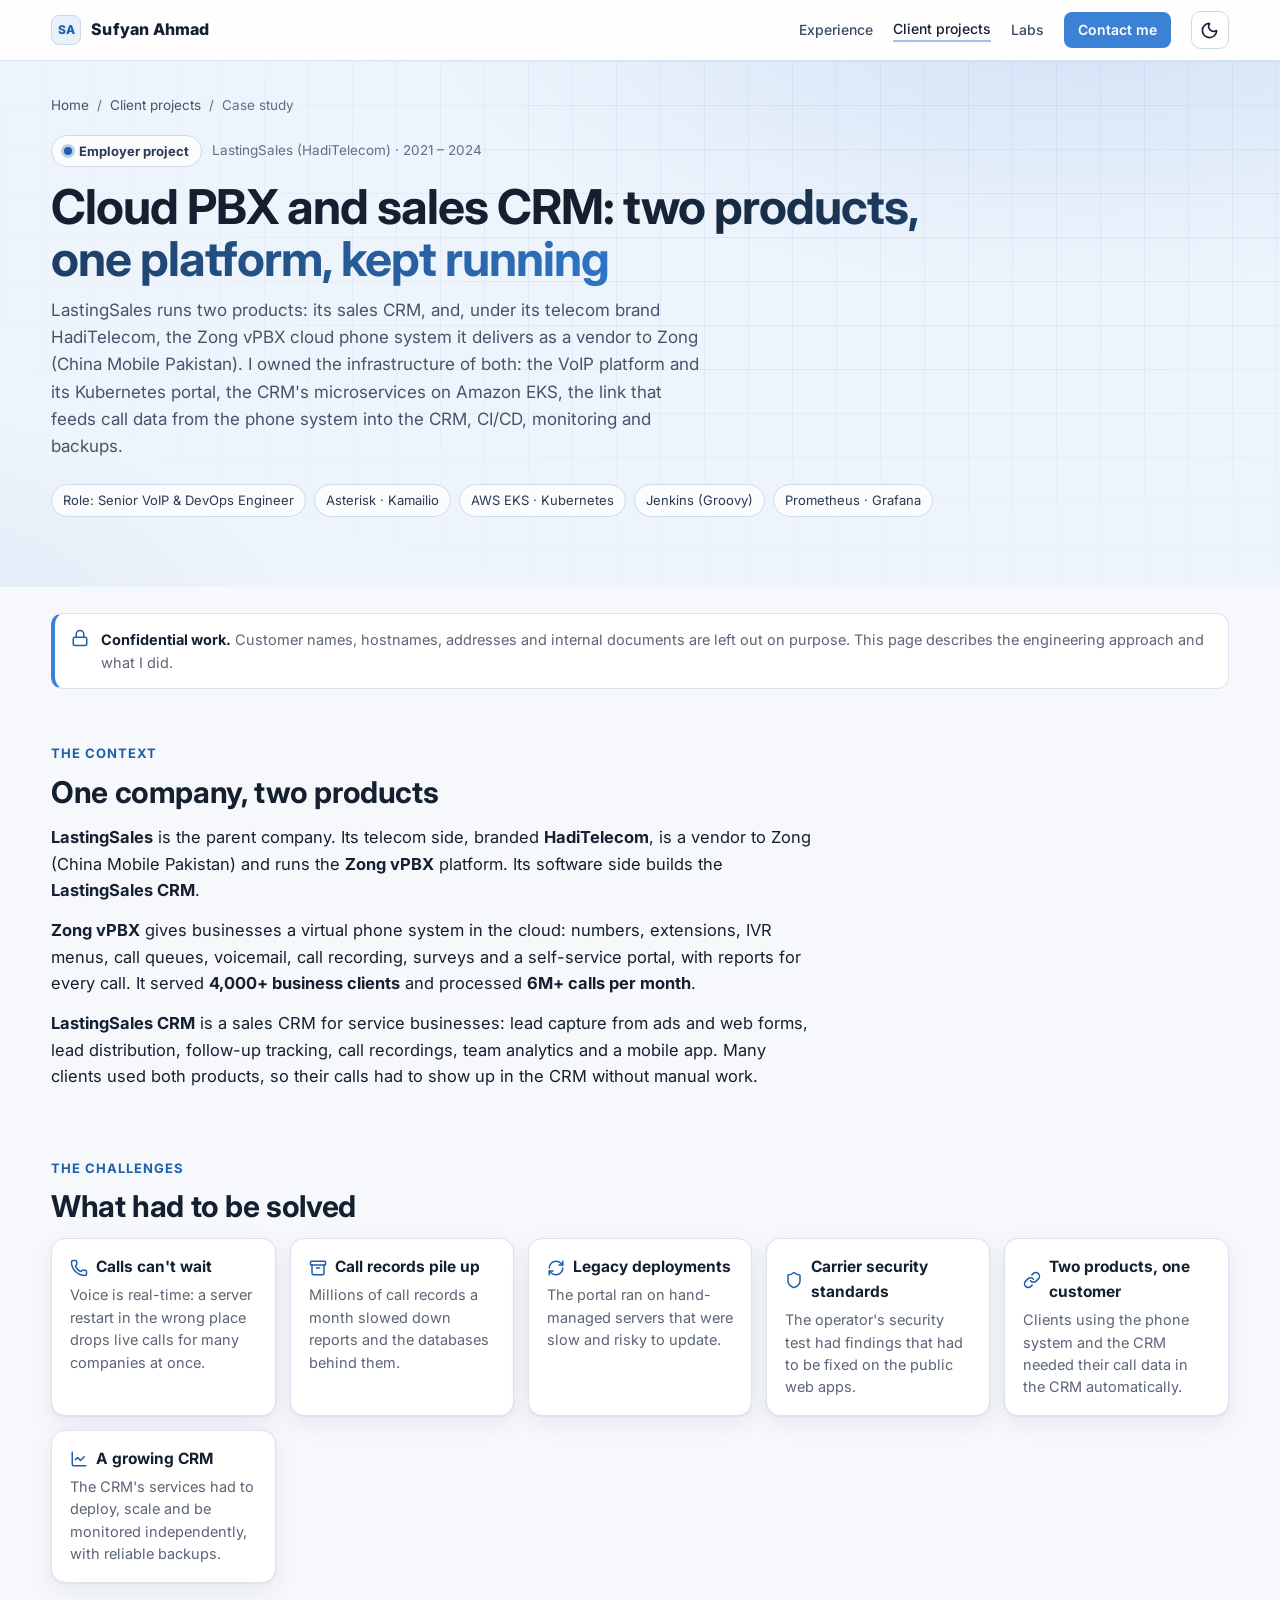
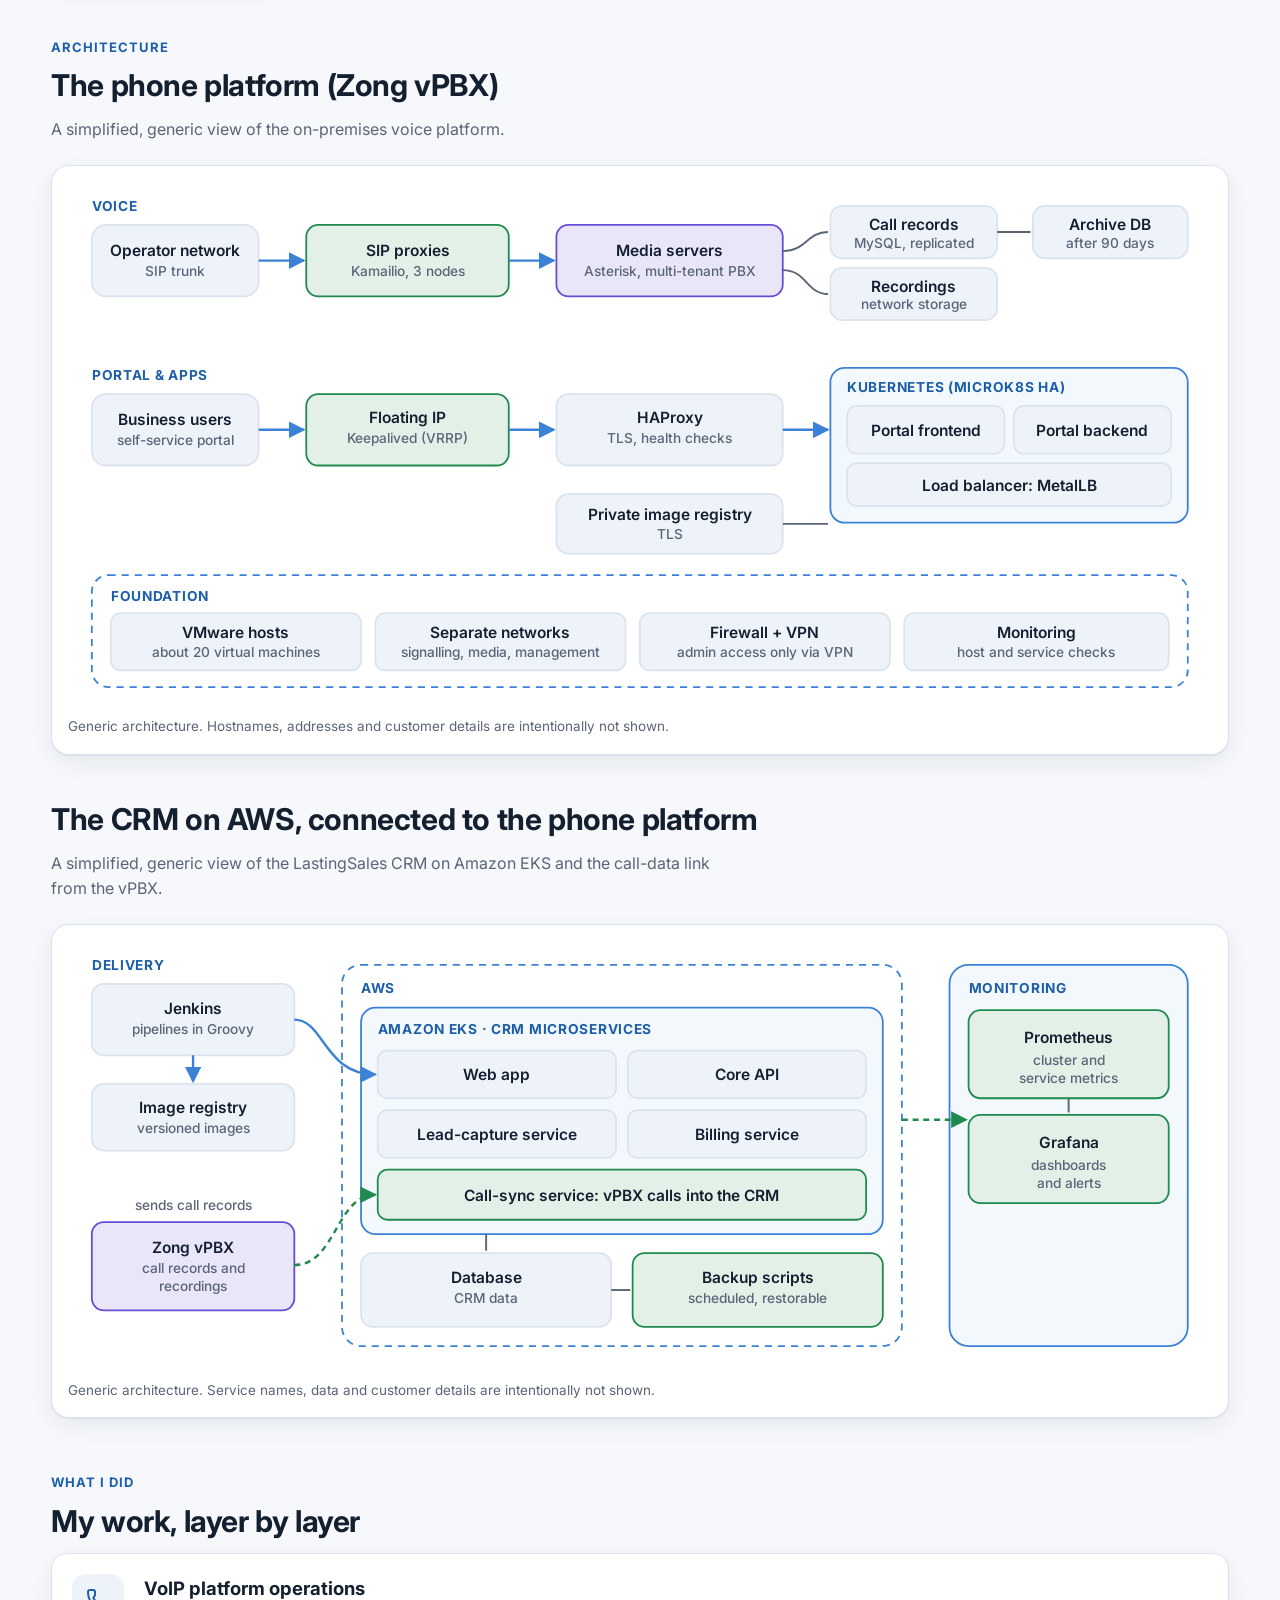
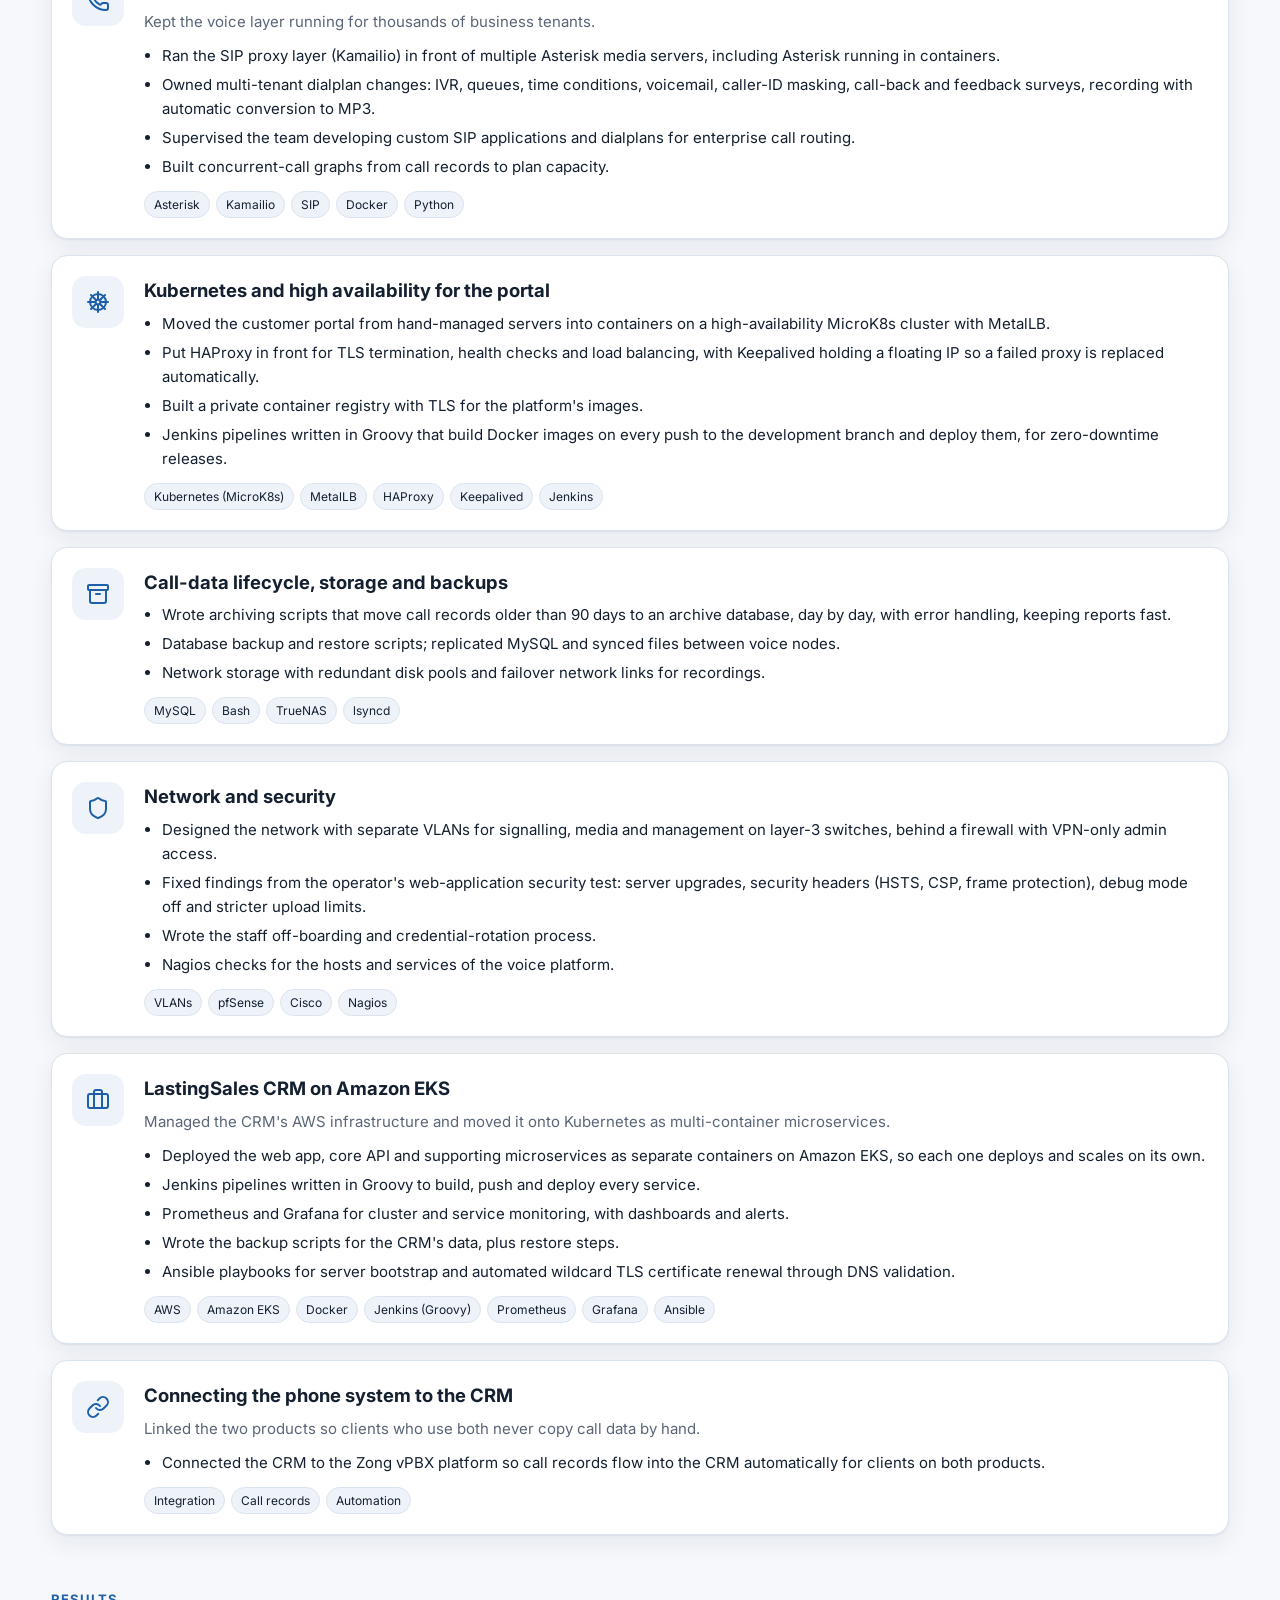
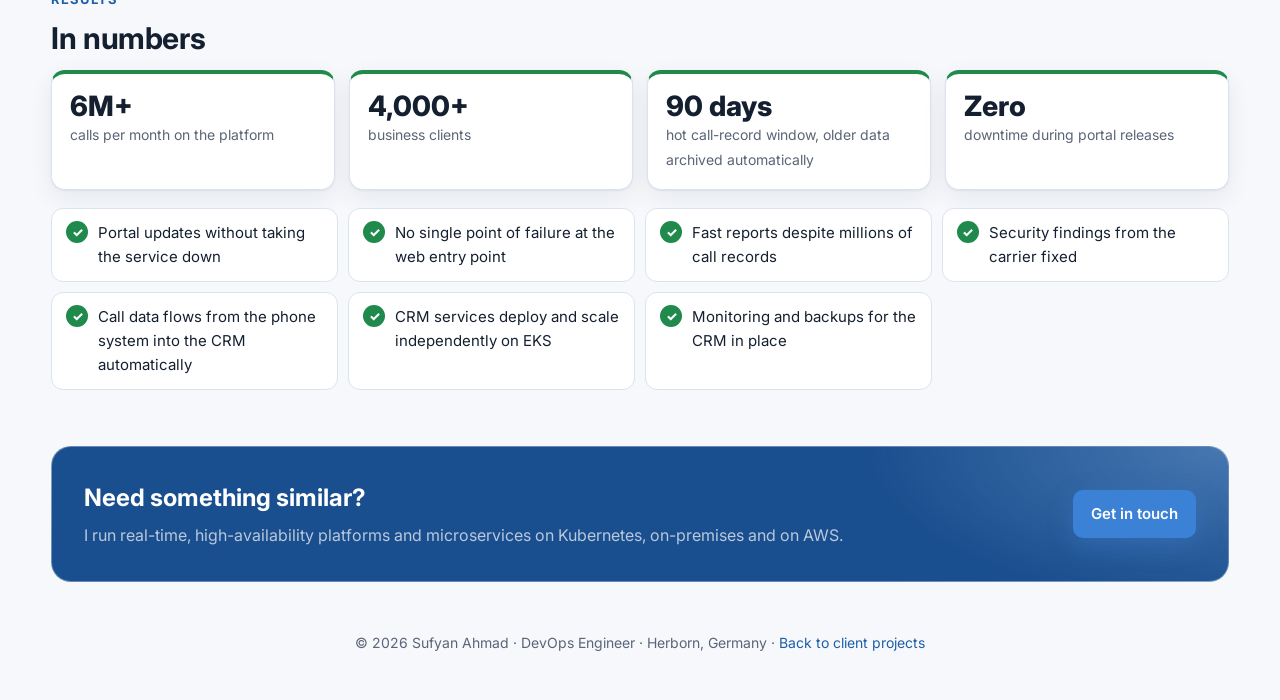
<file: work/cloud-telephony-platform.html>
<!doctype html>
<html lang="en">
<head>
<meta charset="utf-8">
<meta name="viewport" content="width=device-width, initial-scale=1">
<title>Cloud PBX &amp; CRM Case Study | Sufyan Ahmad</title>
<meta name="description" content="Case study: infrastructure of a cloud PBX platform delivered for Zong and of the LastingSales sales CRM on Amazon EKS, including the integration that feeds call data into the CRM.">
<meta name="author" content="Sufyan Ahmad">
<meta property="og:title" content="Case study: a cloud PBX and a sales CRM, run as one platform">
<meta property="og:description" content="VoIP, Kubernetes and high availability for a cloud PBX, plus a microservice CRM on EKS with Jenkins, Prometheus, Grafana and call-data integration.">
<meta property="og:type" content="article">
<meta property="og:url" content="https://sufyanahmadkamboh.github.io/work/cloud-telephony-platform.html">
<link rel="icon" href="data:image/svg+xml,<svg xmlns='http://www.w3.org/2000/svg' viewBox='0 0 64 64'><rect width='64' height='64' rx='14' fill='%231b2838'/><text x='32' y='42' font-family='Arial' font-size='26' font-weight='700' fill='%239cc3f0' text-anchor='middle'>SA</text></svg>">
<link rel="preconnect" href="https://fonts.googleapis.com">
<link href="https://fonts.googleapis.com/css2?family=Inter:wght@400;500;600;700;800&family=JetBrains+Mono:wght@400;600&display=swap" rel="stylesheet">
<link rel="stylesheet" href="../assets/base.css?v=20261007">
<link rel="stylesheet" href="../assets/labs.css?v=20261007">
<link rel="stylesheet" href="../assets/case.css?v=20261007">
<link rel="stylesheet" href="../assets/site.css?v=20261007">
<script>try { var t = localStorage.getItem("theme"); if (t) document.documentElement.dataset.theme = t; } catch (e) {}</script>
</head>
<body>
<nav class="top site-nav" aria-label="Main">
  <div class="wrap">
    <a class="brand" href="../"><span class="logo">SA</span><span class="name">Sufyan Ahmad</span></a>
    <div class="nlinks">
      <a href="../#experience" class="hide-sm">Experience</a>
      <a href="../#projects" class="on">Client projects</a>
      <a href="../labs.html" class="hide-sm">Labs</a>
      <a href="../#contact" class="hire">Contact me</a>
      <button class="icon-btn" id="theme" type="button" aria-label="Switch theme"><svg class="i" aria-hidden="true"><use href="../assets/icons.svg#moon"/></svg></button>
    </div>
  </div>
</nav>

<header class="lhero cs-hero">
  <div class="wrap">
    <nav class="crumbs" aria-label="Breadcrumb"><a href="../">Home</a><span>/</span><a href="../#projects">Client projects</a><span>/</span><span>Case study</span></nav>
    <div class="dmeta"><span class="lvl-pill lv-Senior"><i></i>Employer project</span><span>LastingSales (HadiTelecom) · 2021 – 2024</span></div>
    <h1>Cloud PBX and sales CRM: <span class="grad">two products, one platform, kept running</span></h1>
    <p class="lead">LastingSales runs two products: its sales CRM, and, under its telecom brand HadiTelecom, the Zong vPBX cloud phone system it delivers as a vendor to Zong (China Mobile Pakistan). I owned the infrastructure of both: the VoIP platform and its Kubernetes portal, the CRM's microservices on Amazon EKS, the link that feeds call data from the phone system into the CRM, CI/CD, monitoring and backups.</p>
    <div class="cs-tags"><span>Role: Senior VoIP &amp; DevOps Engineer</span><span>Asterisk · Kamailio</span><span>AWS EKS · Kubernetes</span><span>Jenkins (Groovy)</span><span>Prometheus · Grafana</span></div>
  </div>
</header>

<main class="wrap">
  <div class="note"><span class="note-ic" aria-hidden="true"><svg class="i" aria-hidden="true"><use href="../assets/icons.svg#lock"/></svg></span><span><b>Confidential work.</b> Customer names, hostnames, addresses and internal documents are left out on purpose. This page describes the engineering approach and what I did.</span></div>

  <section class="dsec">
    <div class="eyebrow">The context</div>
    <h2>One company, two products</h2>
    <div class="prose">
      <p><b>LastingSales</b> is the parent company. Its telecom side, branded <b>HadiTelecom</b>, is a vendor to Zong (China Mobile Pakistan) and runs the <b>Zong vPBX</b> platform. Its software side builds the <b>LastingSales CRM</b>.</p>
      <p><b>Zong vPBX</b> gives businesses a virtual phone system in the cloud: numbers, extensions, IVR menus, call queues, voicemail, call recording, surveys and a self-service portal, with reports for every call. It served <b>4,000+ business clients</b> and processed <b>6M+ calls per month</b>.</p>
      <p><b>LastingSales CRM</b> is a sales CRM for service businesses: lead capture from ads and web forms, lead distribution, follow-up tracking, call recordings, team analytics and a mobile app. Many clients used both products, so their calls had to show up in the CRM without manual work.</p>
    </div>
  </section>

  <section class="dsec">
    <div class="eyebrow">The challenges</div>
    <h2>What had to be solved</h2>
    <div class="chal">
      <div><b><svg class="i" aria-hidden="true"><use href="../assets/icons.svg#phone"/></svg>Calls can't wait</b><span>Voice is real-time: a server restart in the wrong place drops live calls for many companies at once.</span></div>
      <div><b><svg class="i" aria-hidden="true"><use href="../assets/icons.svg#archive"/></svg>Call records pile up</b><span>Millions of call records a month slowed down reports and the databases behind them.</span></div>
      <div><b><svg class="i" aria-hidden="true"><use href="../assets/icons.svg#refresh-cw"/></svg>Legacy deployments</b><span>The portal ran on hand-managed servers that were slow and risky to update.</span></div>
      <div><b><svg class="i" aria-hidden="true"><use href="../assets/icons.svg#shield"/></svg>Carrier security standards</b><span>The operator's security test had findings that had to be fixed on the public web apps.</span></div>
      <div><b><svg class="i" aria-hidden="true"><use href="../assets/icons.svg#link"/></svg>Two products, one customer</b><span>Clients using the phone system and the CRM needed their call data in the CRM automatically.</span></div>
      <div><b><svg class="i" aria-hidden="true"><use href="../assets/icons.svg#chart-line"/></svg>A growing CRM</b><span>The CRM's services had to deploy, scale and be monitored independently, with reliable backups.</span></div>
    </div>
  </section>

  <section class="dsec">
    <div class="eyebrow">Architecture</div>
    <h2>The phone platform (Zong vPBX)</h2>
    <p class="sub">A simplified, generic view of the on-premises voice platform.</p>
    <figure class="diagram" style="margin:0">
      <svg viewBox="0 0 960 440" role="img" aria-labelledby="c1t c1d">
        <title id="c1t">Cloud PBX architecture</title>
        <desc id="c1d">Calls arrive from the operator's SIP trunk at a cluster of Kamailio SIP proxies that spread them over Asterisk media servers. Call records go to a replicated MySQL database with an archive, and recordings go to network storage. Portal users reach a floating IP held by Keepalived, HAProxy terminates TLS and balances to a high-availability MicroK8s cluster running the portal, which pulls images from a private registry. Everything runs on VMware hosts with separate networks for signalling, media and management.</desc>
        <defs><marker id="ca" viewBox="0 0 10 10" refX="9" refY="5" markerWidth="7" markerHeight="7" orient="auto"><path d="M0 0L10 5L0 10z" fill="#3b82d6"/></marker></defs>
        <!-- voice path -->
        <text class="z" x="20" y="24">VOICE</text>
        <rect class="box" x="20" y="36" width="140" height="60" rx="12"/><text class="t" x="90" y="62" text-anchor="middle">Operator network</text><text class="s" x="90" y="79" text-anchor="middle">SIP trunk</text>
        <rect class="ok" x="200" y="36" width="170" height="60" rx="10"/><text class="t" x="285" y="62" text-anchor="middle">SIP proxies</text><text class="s" x="285" y="79" text-anchor="middle">Kamailio, 3 nodes</text>
        <rect class="hot" x="410" y="36" width="190" height="60" rx="10"/><text class="t" x="505" y="62" text-anchor="middle">Media servers</text><text class="s" x="505" y="79" text-anchor="middle">Asterisk, multi-tenant PBX</text>
        <rect class="box" x="640" y="20" width="140" height="44" rx="10"/><text class="t" x="710" y="40" text-anchor="middle">Call records</text><text class="s" x="710" y="55" text-anchor="middle">MySQL, replicated</text>
        <rect class="box" x="640" y="72" width="140" height="44" rx="10"/><text class="t" x="710" y="92" text-anchor="middle">Recordings</text><text class="s" x="710" y="107" text-anchor="middle">network storage</text>
        <rect class="box" x="810" y="20" width="130" height="44" rx="10"/><text class="t" x="875" y="40" text-anchor="middle">Archive DB</text><text class="s" x="875" y="55" text-anchor="middle">after 90 days</text>
        <path class="lnA" d="M160 66H198" marker-end="url(#ca)"/><path class="lnA" d="M370 66H408" marker-end="url(#ca)"/>
        <path class="ln" d="M600 58C620 58 620 42 638 42"/><path class="ln" d="M600 74C620 74 620 94 638 94"/><path class="ln" d="M780 42H808"/>
        <!-- portal path -->
        <text class="z" x="20" y="166">PORTAL &amp; APPS</text>
        <rect class="box" x="20" y="178" width="140" height="60" rx="12"/><text class="t" x="90" y="204" text-anchor="middle">Business users</text><text class="s" x="90" y="221" text-anchor="middle">self-service portal</text>
        <rect class="ok" x="200" y="178" width="170" height="60" rx="10"/><text class="t" x="285" y="202" text-anchor="middle">Floating IP</text><text class="s" x="285" y="219" text-anchor="middle">Keepalived (VRRP)</text>
        <rect class="box" x="410" y="178" width="190" height="60" rx="10"/><text class="t" x="505" y="202" text-anchor="middle">HAProxy</text><text class="s" x="505" y="219" text-anchor="middle">TLS, health checks</text>
        <rect class="zone2" x="640" y="156" width="300" height="130" rx="12"/><text class="z" x="654" y="176">KUBERNETES (MICROK8S HA)</text>
        <rect class="box" x="654" y="188" width="132" height="40" rx="8"/><text class="t" x="720" y="213" text-anchor="middle">Portal frontend</text>
        <rect class="box" x="794" y="188" width="132" height="40" rx="8"/><text class="t" x="860" y="213" text-anchor="middle">Portal backend</text>
        <rect class="box" x="654" y="236" width="272" height="36" rx="8"/><text class="t" x="790" y="259" text-anchor="middle">Load balancer: MetalLB</text>
        <path class="lnA" d="M160 208H198" marker-end="url(#ca)"/><path class="lnA" d="M370 208H408" marker-end="url(#ca)"/><path class="lnA" d="M600 208H638" marker-end="url(#ca)"/>
        <rect class="box" x="410" y="262" width="190" height="50" rx="10"/><text class="t" x="505" y="284" text-anchor="middle">Private image registry</text><text class="s" x="505" y="300" text-anchor="middle">TLS</text>
        <path class="ln" d="M600 287H638"/>
        <!-- foundation -->
        <rect class="zone" x="20" y="330" width="920" height="94" rx="14"/><text class="z" x="36" y="352">FOUNDATION</text>
        <rect class="box" x="36" y="362" width="210" height="48" rx="8"/><text class="t" x="141" y="383" text-anchor="middle">VMware hosts</text><text class="s" x="141" y="399" text-anchor="middle">about 20 virtual machines</text>
        <rect class="box" x="258" y="362" width="210" height="48" rx="8"/><text class="t" x="363" y="383" text-anchor="middle">Separate networks</text><text class="s" x="363" y="399" text-anchor="middle">signalling, media, management</text>
        <rect class="box" x="480" y="362" width="210" height="48" rx="8"/><text class="t" x="585" y="383" text-anchor="middle">Firewall + VPN</text><text class="s" x="585" y="399" text-anchor="middle">admin access only via VPN</text>
        <rect class="box" x="702" y="362" width="222" height="48" rx="8"/><text class="t" x="813" y="383" text-anchor="middle">Monitoring</text><text class="s" x="813" y="399" text-anchor="middle">host and service checks</text>
      </svg>
      <figcaption>Generic architecture. Hostnames, addresses and customer details are intentionally not shown.</figcaption>
    </figure>

    <h2 style="margin-top:40px">The CRM on AWS, connected to the phone platform</h2>
    <p class="sub">A simplified, generic view of the LastingSales CRM on Amazon EKS and the call-data link from the vPBX.</p>
    <figure class="diagram" style="margin:0">
      <svg viewBox="0 0 960 360" role="img" aria-labelledby="c2t c2d">
        <title id="c2t">CRM architecture on AWS</title>
        <desc id="c2d">Jenkins runs Groovy pipelines that build container images, push them to a registry and deploy them to Amazon EKS. The CRM runs on EKS as several containerised microservices: the web app, the core API, lead and billing services, and a call-sync service. The call-sync service receives call records from the vPBX platform so calls appear in the CRM automatically. A managed database holds CRM data, backup scripts copy it to backup storage, and Prometheus with Grafana monitors the cluster and services.</desc>
        <defs><marker id="cb" viewBox="0 0 10 10" refX="9" refY="5" markerWidth="7" markerHeight="7" orient="auto"><path d="M0 0L10 5L0 10z" fill="#3b82d6"/></marker>
              <marker id="cg" viewBox="0 0 10 10" refX="9" refY="5" markerWidth="7" markerHeight="7" orient="auto"><path d="M0 0L10 5L0 10z" fill="#1f8a4c"/></marker></defs>
        <text class="z" x="20" y="24">DELIVERY</text>
        <rect class="box" x="20" y="36" width="170" height="60" rx="10"/><text class="t" x="105" y="61" text-anchor="middle">Jenkins</text><text class="s" x="105" y="78" text-anchor="middle">pipelines in Groovy</text>
        <rect class="box" x="20" y="120" width="170" height="56" rx="10"/><text class="t" x="105" y="144" text-anchor="middle">Image registry</text><text class="s" x="105" y="161" text-anchor="middle">versioned images</text>
        <path class="lnA" d="M105 96V118" marker-end="url(#cb)"/>
        <rect class="hot" x="20" y="236" width="170" height="74" rx="10"/><text class="t" x="105" y="262" text-anchor="middle">Zong vPBX</text><text class="s" x="105" y="279" text-anchor="middle">call records and</text><text class="s" x="105" y="294" text-anchor="middle">recordings</text>
        <rect class="zone" x="230" y="20" width="470" height="320" rx="16"/><text class="z" x="246" y="44">AWS</text>
        <rect class="zone2" x="246" y="56" width="438" height="190" rx="12"/><text class="z" x="260" y="78">AMAZON EKS · CRM MICROSERVICES</text>
        <rect class="box" x="260" y="92" width="200" height="40" rx="8"/><text class="t" x="360" y="117" text-anchor="middle">Web app</text>
        <rect class="box" x="470" y="92" width="200" height="40" rx="8"/><text class="t" x="570" y="117" text-anchor="middle">Core API</text>
        <rect class="box" x="260" y="142" width="200" height="40" rx="8"/><text class="t" x="360" y="167" text-anchor="middle">Lead-capture service</text>
        <rect class="box" x="470" y="142" width="200" height="40" rx="8"/><text class="t" x="570" y="167" text-anchor="middle">Billing service</text>
        <rect class="ok" x="260" y="192" width="410" height="42" rx="8"/><text class="t" x="465" y="218" text-anchor="middle">Call-sync service: vPBX calls into the CRM</text>
        <rect class="box" x="246" y="262" width="210" height="62" rx="10"/><text class="t" x="351" y="287" text-anchor="middle">Database</text><text class="s" x="351" y="304" text-anchor="middle">CRM data</text>
        <rect class="ok" x="474" y="262" width="210" height="62" rx="10"/><text class="t" x="579" y="287" text-anchor="middle">Backup scripts</text><text class="s" x="579" y="304" text-anchor="middle">scheduled, restorable</text>
        <path class="lnA" d="M190 66C215 66 215 112 258 112" marker-end="url(#cb)"/>
        <path class="lnR" d="M190 272C225 272 225 213 258 213" marker-end="url(#cg)"/><text class="s" x="105" y="226" text-anchor="middle">sends call records</text>
        <path class="ln" d="M351 246V260"/><path class="ln" d="M456 293H472"/>
        <rect class="zone2" x="740" y="20" width="200" height="320" rx="16"/><text class="z" x="756" y="44">MONITORING</text>
        <rect class="ok" x="756" y="58" width="168" height="74" rx="10"/><text class="t" x="840" y="86" text-anchor="middle">Prometheus</text><text class="s" x="840" y="104" text-anchor="middle">cluster and</text><text class="s" x="840" y="119" text-anchor="middle">service metrics</text>
        <rect class="ok" x="756" y="146" width="168" height="74" rx="10"/><text class="t" x="840" y="174" text-anchor="middle">Grafana</text><text class="s" x="840" y="192" text-anchor="middle">dashboards</text><text class="s" x="840" y="207" text-anchor="middle">and alerts</text>
        <path class="lnR" d="M700 150H754" marker-end="url(#cg)"/>
        <path class="ln" d="M840 132V144"/>
      </svg>
      <figcaption>Generic architecture. Service names, data and customer details are intentionally not shown.</figcaption>
    </figure>
  </section>

  <section class="dsec">
    <div class="eyebrow">What I did</div>
    <h2>My work, layer by layer</h2>
    <div class="work">
      <article class="wk"><div class="ic" aria-hidden="true"><svg class="i lg" aria-hidden="true"><use href="../assets/icons.svg#phone"/></svg></div><div>
        <h3>VoIP platform operations</h3>
        <p>Kept the voice layer running for thousands of business tenants.</p>
        <ul>
          <li>Ran the SIP proxy layer (Kamailio) in front of multiple Asterisk media servers, including Asterisk running in containers.</li>
          <li>Owned multi-tenant dialplan changes: IVR, queues, time conditions, voicemail, caller-ID masking, call-back and feedback surveys, recording with automatic conversion to MP3.</li>
          <li>Supervised the team developing custom SIP applications and dialplans for enterprise call routing.</li>
          <li>Built concurrent-call graphs from call records to plan capacity.</li>
        </ul>
        <div class="chips"><span class="chip-s">Asterisk</span><span class="chip-s">Kamailio</span><span class="chip-s">SIP</span><span class="chip-s">Docker</span><span class="chip-s">Python</span></div>
      </div></article>
      <article class="wk"><div class="ic" aria-hidden="true"><svg class="i lg" aria-hidden="true"><use href="../assets/icons.svg#ship-wheel"/></svg></div><div>
        <h3>Kubernetes and high availability for the portal</h3>
        <ul>
          <li>Moved the customer portal from hand-managed servers into containers on a high-availability MicroK8s cluster with MetalLB.</li>
          <li>Put HAProxy in front for TLS termination, health checks and load balancing, with Keepalived holding a floating IP so a failed proxy is replaced automatically.</li>
          <li>Built a private container registry with TLS for the platform's images.</li>
          <li>Jenkins pipelines written in Groovy that build Docker images on every push to the development branch and deploy them, for zero-downtime releases.</li>
        </ul>
        <div class="chips"><span class="chip-s">Kubernetes (MicroK8s)</span><span class="chip-s">MetalLB</span><span class="chip-s">HAProxy</span><span class="chip-s">Keepalived</span><span class="chip-s">Jenkins</span></div>
      </div></article>
      <article class="wk"><div class="ic" aria-hidden="true"><svg class="i lg" aria-hidden="true"><use href="../assets/icons.svg#archive"/></svg></div><div>
        <h3>Call-data lifecycle, storage and backups</h3>
        <ul>
          <li>Wrote archiving scripts that move call records older than 90 days to an archive database, day by day, with error handling, keeping reports fast.</li>
          <li>Database backup and restore scripts; replicated MySQL and synced files between voice nodes.</li>
          <li>Network storage with redundant disk pools and failover network links for recordings.</li>
        </ul>
        <div class="chips"><span class="chip-s">MySQL</span><span class="chip-s">Bash</span><span class="chip-s">TrueNAS</span><span class="chip-s">lsyncd</span></div>
      </div></article>
      <article class="wk"><div class="ic" aria-hidden="true"><svg class="i lg" aria-hidden="true"><use href="../assets/icons.svg#shield"/></svg></div><div>
        <h3>Network and security</h3>
        <ul>
          <li>Designed the network with separate VLANs for signalling, media and management on layer-3 switches, behind a firewall with VPN-only admin access.</li>
          <li>Fixed findings from the operator's web-application security test: server upgrades, security headers (HSTS, CSP, frame protection), debug mode off and stricter upload limits.</li>
          <li>Wrote the staff off-boarding and credential-rotation process.</li>
          <li>Nagios checks for the hosts and services of the voice platform.</li>
        </ul>
        <div class="chips"><span class="chip-s">VLANs</span><span class="chip-s">pfSense</span><span class="chip-s">Cisco</span><span class="chip-s">Nagios</span></div>
      </div></article>
      <article class="wk"><div class="ic" aria-hidden="true"><svg class="i lg" aria-hidden="true"><use href="../assets/icons.svg#briefcase"/></svg></div><div>
        <h3>LastingSales CRM on Amazon EKS</h3>
        <p>Managed the CRM's AWS infrastructure and moved it onto Kubernetes as multi-container microservices.</p>
        <ul>
          <li>Deployed the web app, core API and supporting microservices as separate containers on Amazon EKS, so each one deploys and scales on its own.</li>
          <li>Jenkins pipelines written in Groovy to build, push and deploy every service.</li>
          <li>Prometheus and Grafana for cluster and service monitoring, with dashboards and alerts.</li>
          <li>Wrote the backup scripts for the CRM's data, plus restore steps.</li>
          <li>Ansible playbooks for server bootstrap and automated wildcard TLS certificate renewal through DNS validation.</li>
        </ul>
        <div class="chips"><span class="chip-s">AWS</span><span class="chip-s">Amazon EKS</span><span class="chip-s">Docker</span><span class="chip-s">Jenkins (Groovy)</span><span class="chip-s">Prometheus</span><span class="chip-s">Grafana</span><span class="chip-s">Ansible</span></div>
      </div></article>
      <article class="wk"><div class="ic" aria-hidden="true"><svg class="i lg" aria-hidden="true"><use href="../assets/icons.svg#link"/></svg></div><div>
        <h3>Connecting the phone system to the CRM</h3>
        <p>Linked the two products so clients who use both never copy call data by hand.</p>
        <ul>
          <li>Connected the CRM to the Zong vPBX platform so call records flow into the CRM automatically for clients on both products.</li>
        </ul>
        <div class="chips"><span class="chip-s">Integration</span><span class="chip-s">Call records</span><span class="chip-s">Automation</span></div>
      </div></article>
    </div>
  </section>

  <section class="dsec">
    <div class="eyebrow">Results</div>
    <h2>In numbers</h2>
    <div class="nums">
      <div class="num"><b>6M+</b><span>calls per month on the platform</span></div>
      <div class="num"><b>4,000+</b><span>business clients</span></div>
      <div class="num"><b>90 days</b><span>hot call-record window, older data archived automatically</span></div>
      <div class="num"><b>Zero</b><span>downtime during portal releases</span></div>
    </div>
    <ul class="outcomes">
      <li>Portal updates without taking the service down</li>
      <li>No single point of failure at the web entry point</li>
      <li>Fast reports despite millions of call records</li>
      <li>Security findings from the carrier fixed</li>
      <li>Call data flows from the phone system into the CRM automatically</li>
      <li>CRM services deploy and scale independently on EKS</li>
      <li>Monitoring and backups for the CRM in place</li>
    </ul>
  </section>

  <div class="cta-box">
    <div><h2>Need something similar?</h2><p>I run real-time, high-availability platforms and microservices on Kubernetes, on-premises and on AWS.</p></div>
    <a class="btn primary" href="../#contact">Get in touch</a>
  </div>
</main>

<footer class="foot">© <span id="year"></span> Sufyan Ahmad · DevOps Engineer · Herborn, Germany · <a href="../#projects">Back to client projects</a></footer>
<script src="../assets/site.js?v=20261007"></script>
<script src="../assets/case.js?v=20261007"></script>
</body>
</html>
</file>
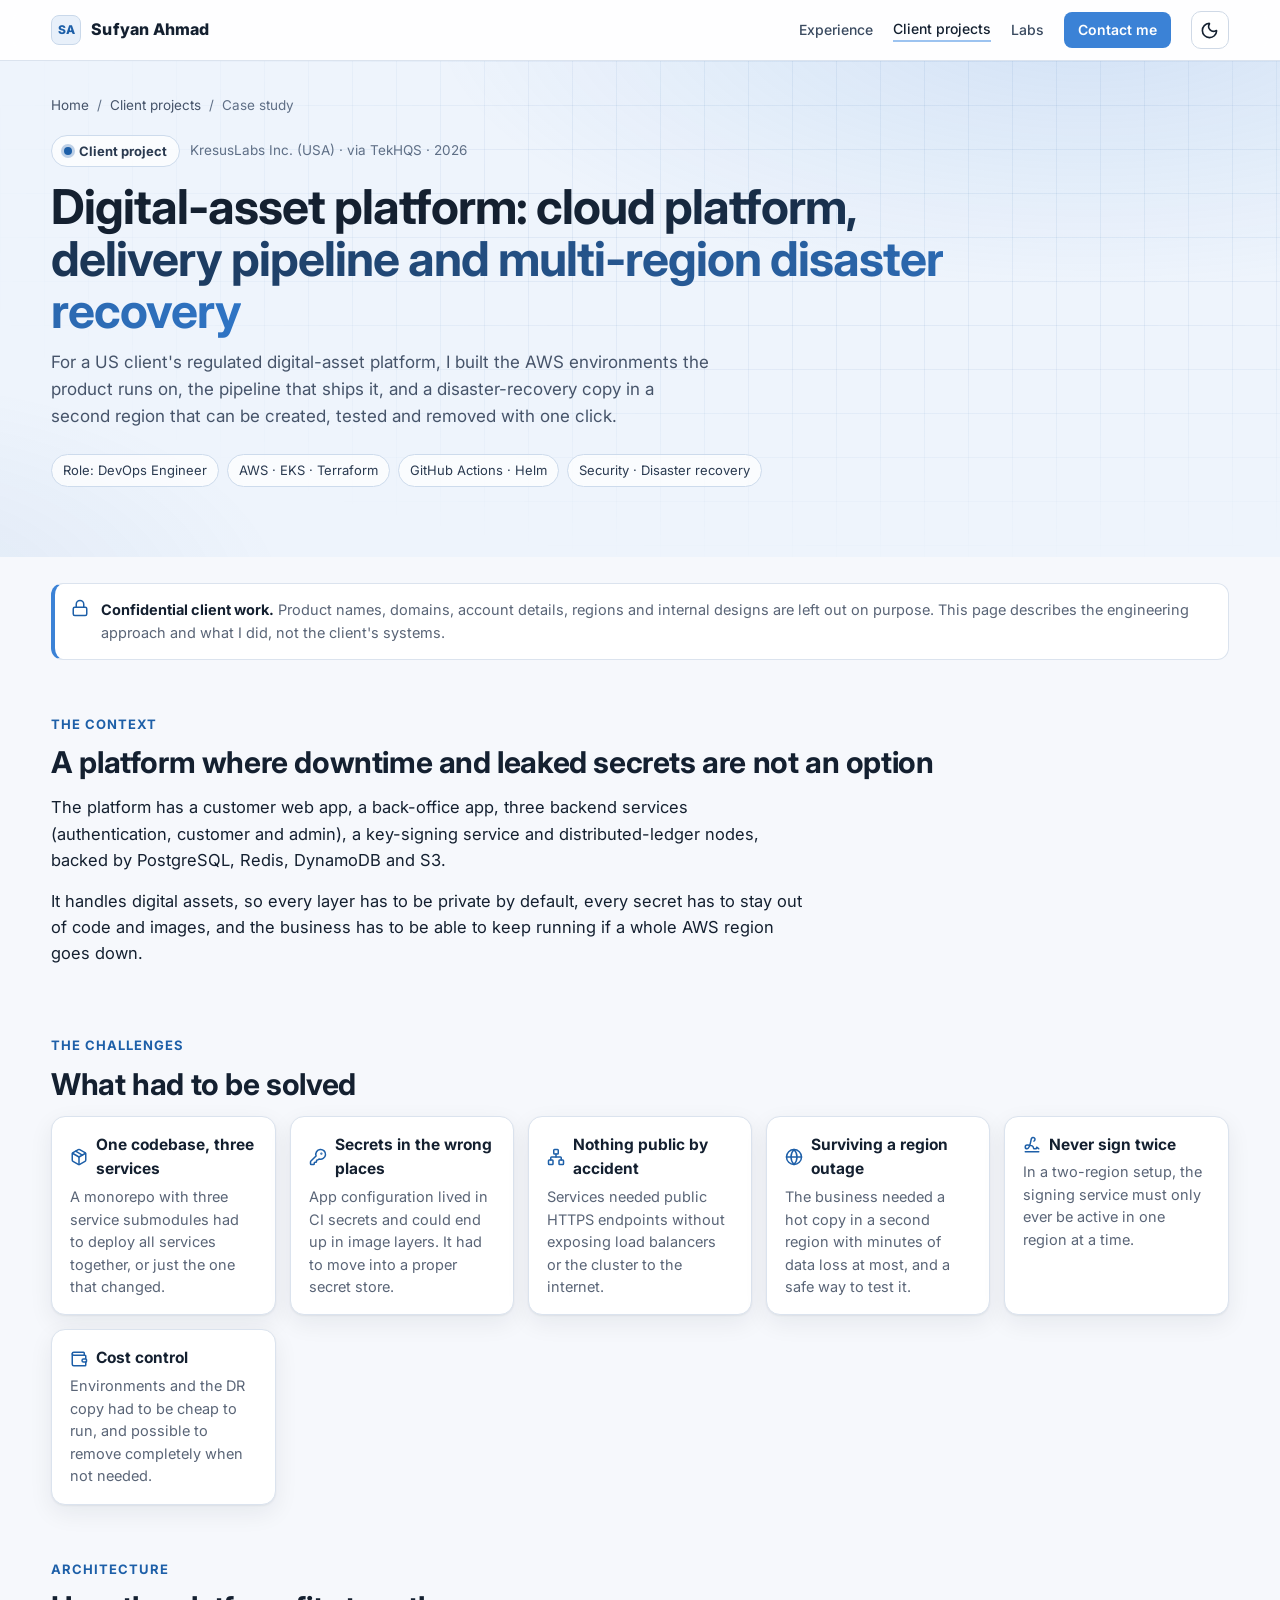
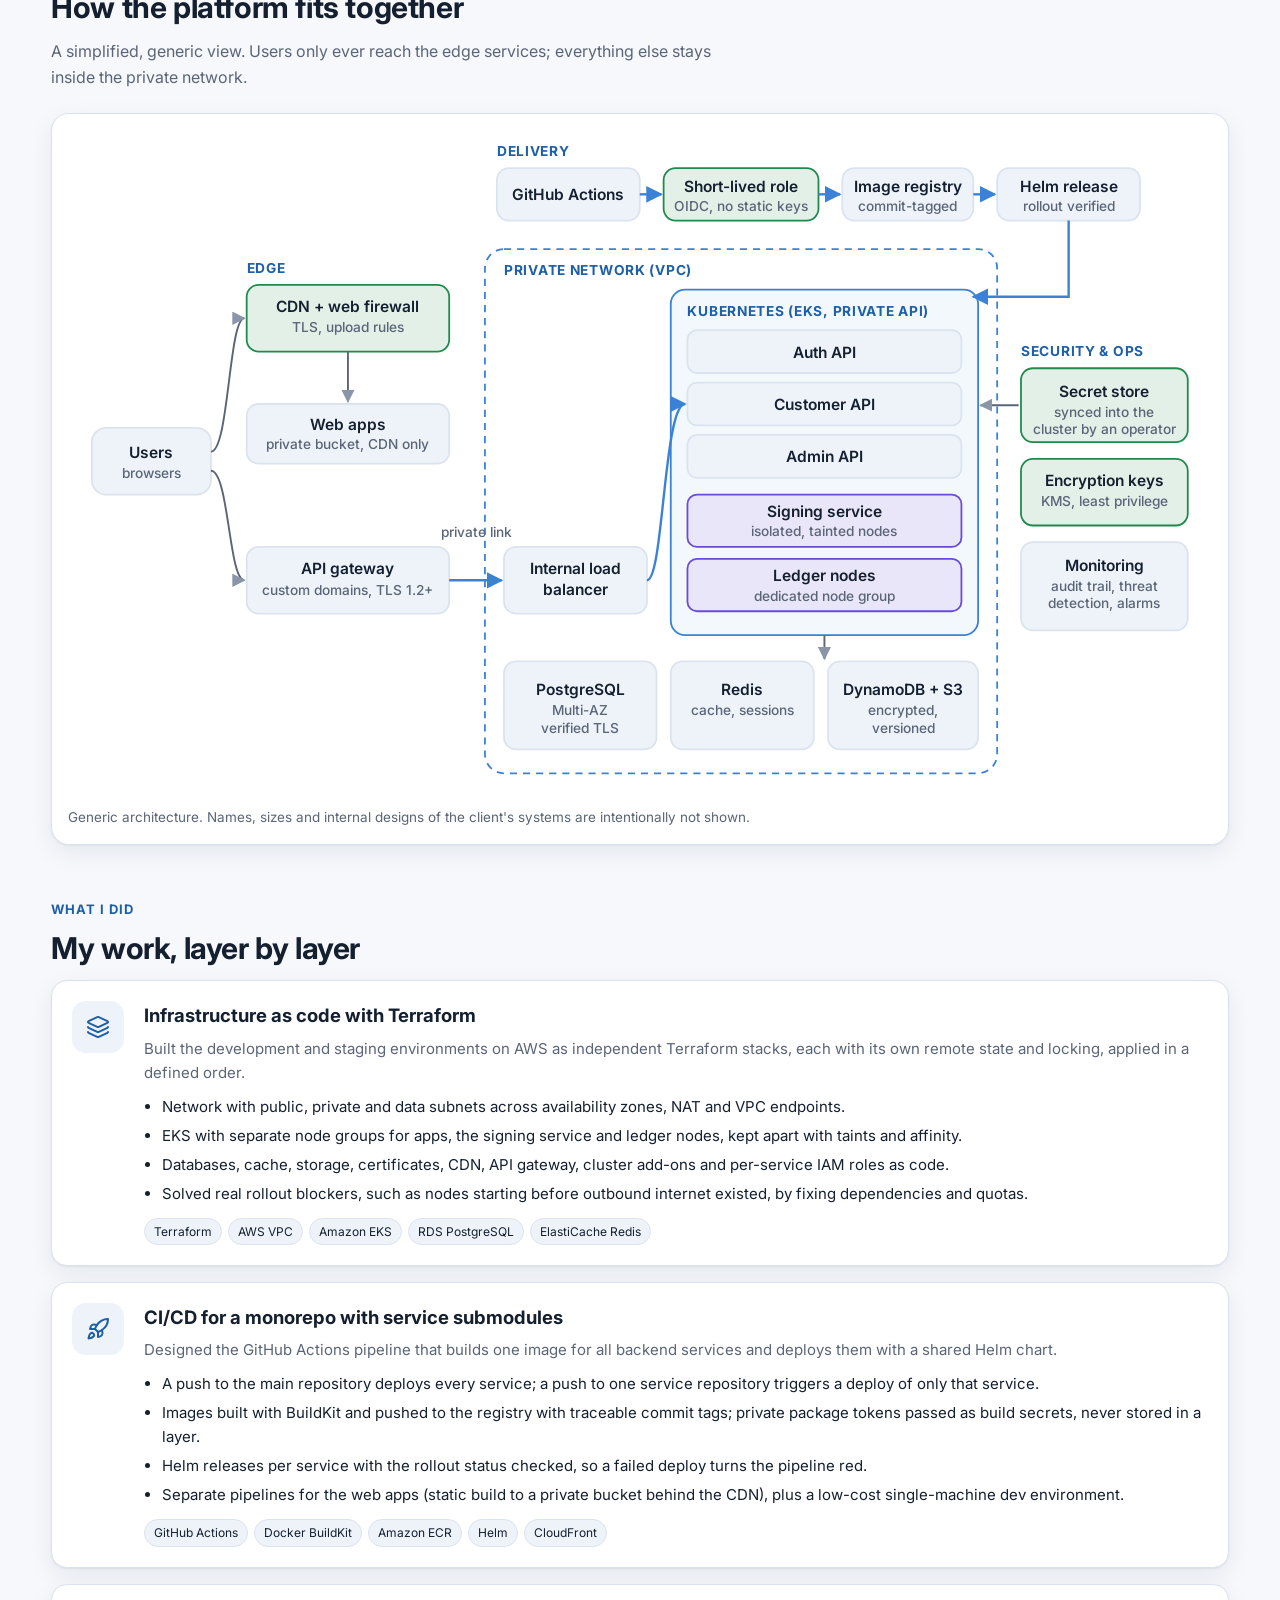
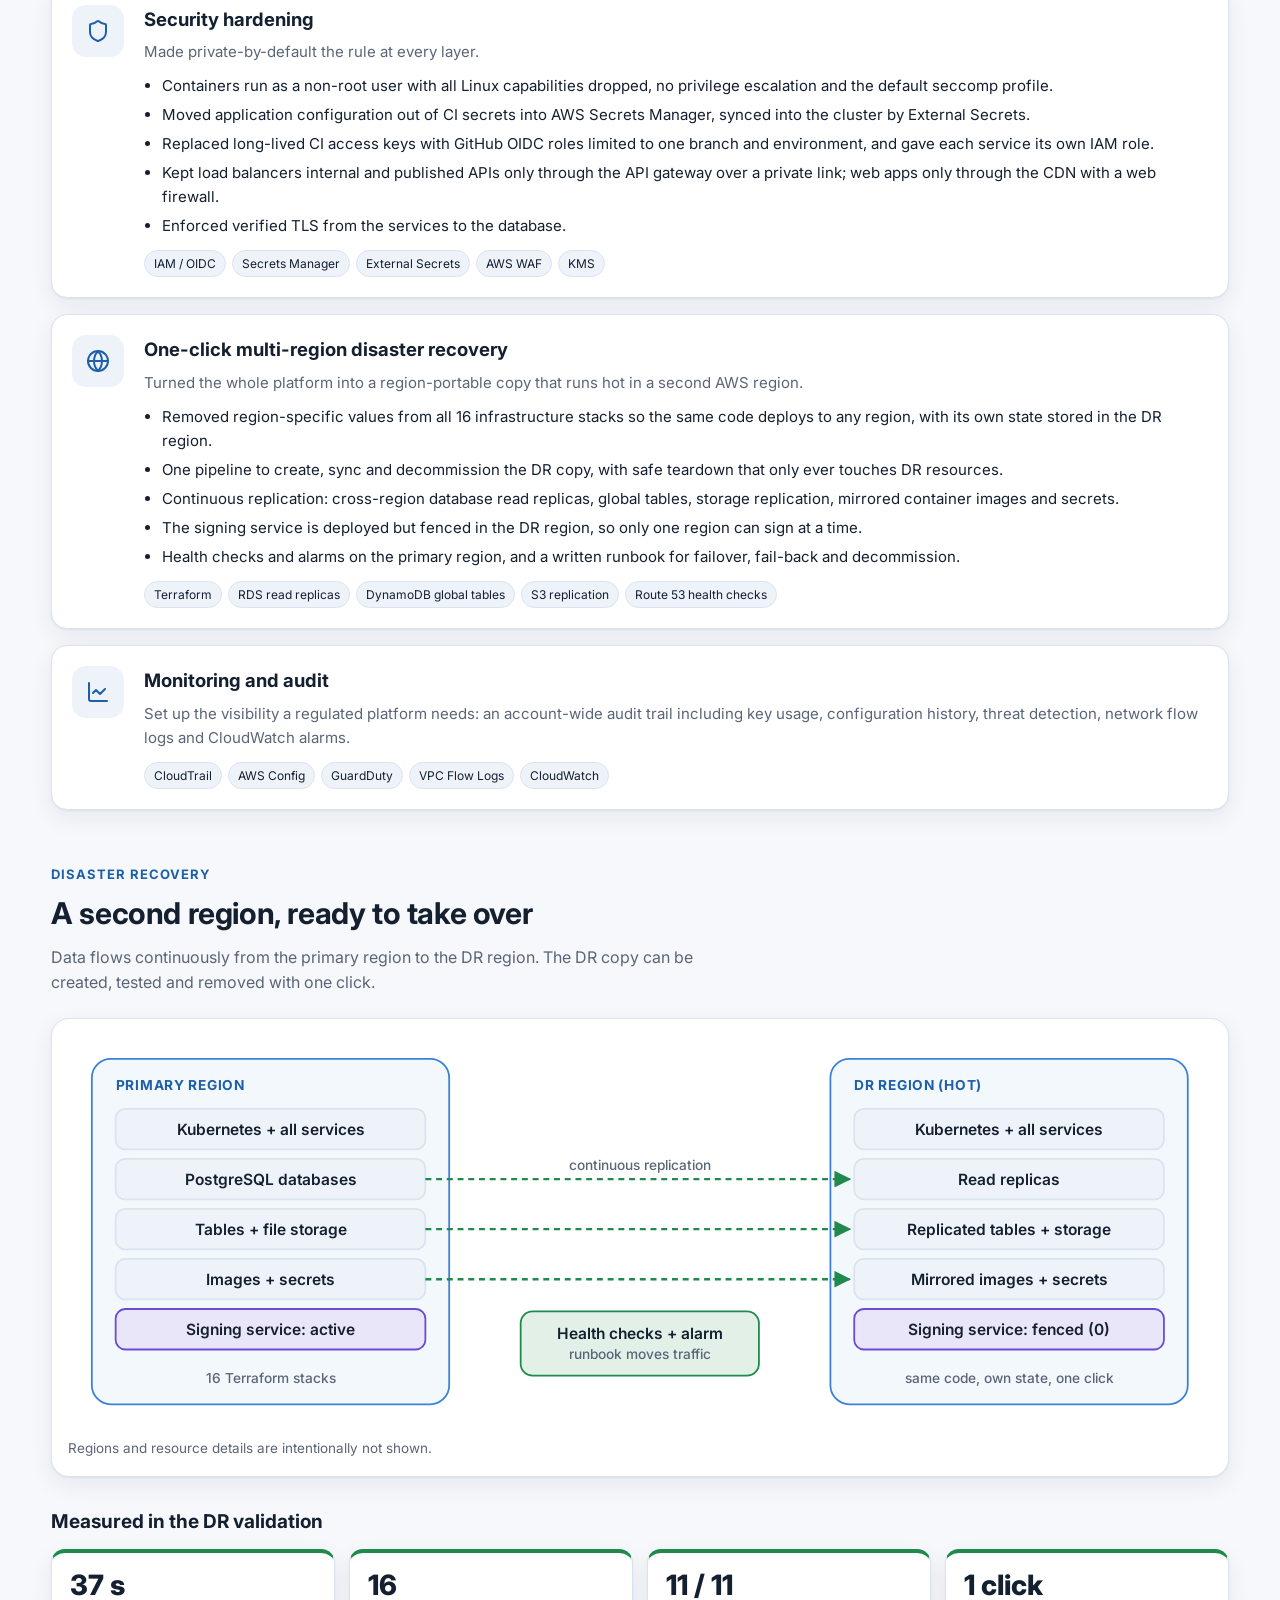
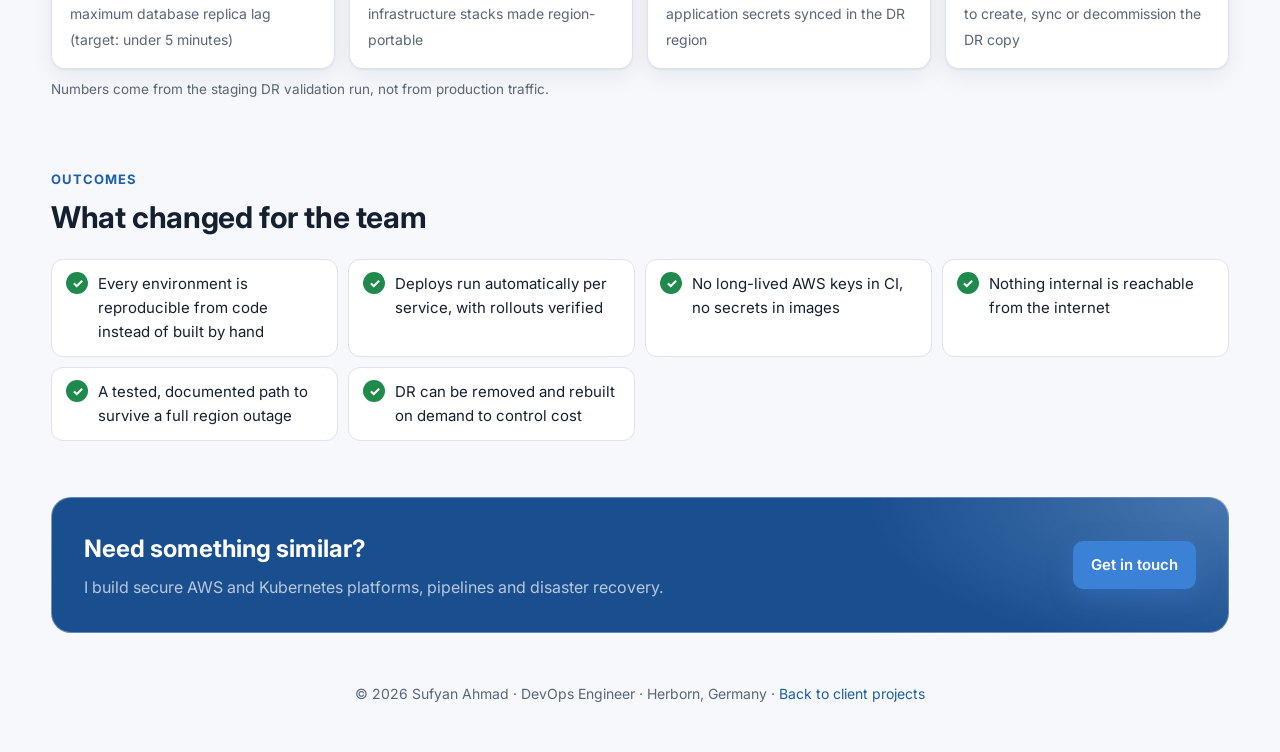
<file: work/digital-asset-platform.html>
<!doctype html>
<html lang="en">
<head>
<meta charset="utf-8">
<meta name="viewport" content="width=device-width, initial-scale=1">
<title>Digital-Asset Platform Case Study | Sufyan Ahmad</title>
<meta name="description" content="Client case study: Kubernetes platform, CI/CD, security hardening and one-click multi-region disaster recovery for a US digital-asset platform on AWS.">
<meta name="author" content="Sufyan Ahmad">
<meta name="robots" content="index, follow">
<meta property="og:title" content="Case study: cloud platform and multi-region disaster recovery">
<meta property="og:description" content="How I built the Kubernetes platform, delivery pipeline and one-click disaster recovery for a US digital-asset platform on AWS.">
<meta property="og:type" content="article">
<meta property="og:url" content="https://sufyanahmadkamboh.github.io/work/digital-asset-platform.html">
<link rel="icon" href="data:image/svg+xml,<svg xmlns='http://www.w3.org/2000/svg' viewBox='0 0 64 64'><rect width='64' height='64' rx='14' fill='%231b2838'/><text x='32' y='42' font-family='Arial' font-size='26' font-weight='700' fill='%239cc3f0' text-anchor='middle'>SA</text></svg>">
<link rel="preconnect" href="https://fonts.googleapis.com">
<link href="https://fonts.googleapis.com/css2?family=Inter:wght@400;500;600;700;800&family=JetBrains+Mono:wght@400;600&display=swap" rel="stylesheet">
<link rel="stylesheet" href="../assets/base.css?v=20261007">
<link rel="stylesheet" href="../assets/labs.css?v=20261007">
<link rel="stylesheet" href="../assets/case.css?v=20261007">
<link rel="stylesheet" href="../assets/site.css?v=20261007">
<script>try { var t = localStorage.getItem("theme"); if (t) document.documentElement.dataset.theme = t; } catch (e) {}</script>
</head>
<body>
<nav class="top site-nav" aria-label="Main">
  <div class="wrap">
    <a class="brand" href="../"><span class="logo">SA</span><span class="name">Sufyan Ahmad</span></a>
    <div class="nlinks">
      <a href="../#experience" class="hide-sm">Experience</a>
      <a href="../#projects" class="on">Client projects</a>
      <a href="../labs.html" class="hide-sm">Labs</a>
      <a href="../#contact" class="hire">Contact me</a>
      <button class="icon-btn" id="theme" type="button" aria-label="Switch theme"><svg class="i" aria-hidden="true"><use href="../assets/icons.svg#moon"/></svg></button>
    </div>
  </div>
</nav>

<header class="lhero cs-hero">
  <div class="wrap">
    <nav class="crumbs" aria-label="Breadcrumb"><a href="../">Home</a><span>/</span><a href="../#projects">Client projects</a><span>/</span><span>Case study</span></nav>
    <div class="dmeta"><span class="lvl-pill lv-Senior"><i></i>Client project</span><span>KresusLabs Inc. (USA) · via TekHQS · 2026</span></div>
    <h1>Digital-asset platform: <span class="grad">cloud platform, delivery pipeline and multi-region disaster recovery</span></h1>
    <p class="lead">For a US client's regulated digital-asset platform, I built the AWS environments the product runs on, the pipeline that ships it, and a disaster-recovery copy in a second region that can be created, tested and removed with one click.</p>
    <div class="cs-tags"><span>Role: DevOps Engineer</span><span>AWS · EKS · Terraform</span><span>GitHub Actions · Helm</span><span>Security · Disaster recovery</span></div>
  </div>
</header>

<main class="wrap">
  <div class="note"><span class="note-ic" aria-hidden="true"><svg class="i" aria-hidden="true"><use href="../assets/icons.svg#lock"/></svg></span><span><b>Confidential client work.</b> Product names, domains, account details, regions and internal designs are left out on purpose. This page describes the engineering approach and what I did, not the client's systems.</span></div>

  <section class="dsec" id="context">
    <div class="eyebrow">The context</div>
    <h2>A platform where downtime and leaked secrets are not an option</h2>
    <div class="prose">
      <p>The platform has a customer web app, a back-office app, three backend services (authentication, customer and admin), a key-signing service and distributed-ledger nodes, backed by PostgreSQL, Redis, DynamoDB and S3.</p>
      <p>It handles digital assets, so every layer has to be private by default, every secret has to stay out of code and images, and the business has to be able to keep running if a whole AWS region goes down.</p>
    </div>
  </section>

  <section class="dsec" id="challenges">
    <div class="eyebrow">The challenges</div>
    <h2>What had to be solved</h2>
    <div class="chal">
      <div><b><svg class="i" aria-hidden="true"><use href="../assets/icons.svg#package"/></svg>One codebase, three services</b><span>A monorepo with three service submodules had to deploy all services together, or just the one that changed.</span></div>
      <div><b><svg class="i" aria-hidden="true"><use href="../assets/icons.svg#key-round"/></svg>Secrets in the wrong places</b><span>App configuration lived in CI secrets and could end up in image layers. It had to move into a proper secret store.</span></div>
      <div><b><svg class="i" aria-hidden="true"><use href="../assets/icons.svg#network"/></svg>Nothing public by accident</b><span>Services needed public HTTPS endpoints without exposing load balancers or the cluster to the internet.</span></div>
      <div><b><svg class="i" aria-hidden="true"><use href="../assets/icons.svg#globe"/></svg>Surviving a region outage</b><span>The business needed a hot copy in a second region with minutes of data loss at most, and a safe way to test it.</span></div>
      <div><b><svg class="i" aria-hidden="true"><use href="../assets/icons.svg#signature"/></svg>Never sign twice</b><span>In a two-region setup, the signing service must only ever be active in one region at a time.</span></div>
      <div><b><svg class="i" aria-hidden="true"><use href="../assets/icons.svg#wallet"/></svg>Cost control</b><span>Environments and the DR copy had to be cheap to run, and possible to remove completely when not needed.</span></div>
    </div>
  </section>

  <section class="dsec" id="architecture">
    <div class="eyebrow">Architecture</div>
    <h2>How the platform fits together</h2>
    <p class="sub">A simplified, generic view. Users only ever reach the edge services; everything else stays inside the private network.</p>
    <figure class="diagram" style="margin:0">
      <svg viewBox="0 0 960 560" role="img" aria-labelledby="a1t a1d">
        <title id="a1t">Platform architecture</title>
        <desc id="a1d">Users reach a CDN with a web firewall for the web apps and an API gateway for the APIs. The API gateway connects privately to an internal load balancer in front of a Kubernetes cluster that runs three backend services, the signing service on isolated nodes, and ledger nodes. Data stores, keys, secrets and monitoring sit around it. GitHub Actions deploys through a short-lived role, the image registry and Helm.</desc>
        <defs><marker id="ar" viewBox="0 0 10 10" refX="9" refY="5" markerWidth="7" markerHeight="7" orient="auto-start-reverse"><path d="M0 0L10 5L0 10z" fill="#3b82d6"/></marker>
              <marker id="arg" viewBox="0 0 10 10" refX="9" refY="5" markerWidth="7" markerHeight="7" orient="auto-start-reverse"><path d="M0 0L10 5L0 10z" fill="#8a96a8"/></marker></defs>
        <!-- CI/CD -->
        <text class="z" x="360" y="22">DELIVERY</text>
        <rect class="box" x="360" y="32" width="120" height="44" rx="10"/><text class="t" x="420" y="59" text-anchor="middle">GitHub Actions</text>
        <rect class="ok" x="500" y="32" width="130" height="44" rx="10"/><text class="t" x="565" y="52" text-anchor="middle">Short-lived role</text><text class="s" x="565" y="68" text-anchor="middle">OIDC, no static keys</text>
        <rect class="box" x="650" y="32" width="110" height="44" rx="10"/><text class="t" x="705" y="52" text-anchor="middle">Image registry</text><text class="s" x="705" y="68" text-anchor="middle">commit-tagged</text>
        <rect class="box" x="780" y="32" width="120" height="44" rx="10"/><text class="t" x="840" y="52" text-anchor="middle">Helm release</text><text class="s" x="840" y="68" text-anchor="middle">rollout verified</text>
        <path class="lnA" d="M480 54H498" marker-end="url(#ar)"/><path class="lnA" d="M630 54H648" marker-end="url(#ar)"/><path class="lnA" d="M760 54H778" marker-end="url(#ar)"/>
        <path class="lnA" d="M840 76V140H760" marker-end="url(#ar)"/>
        <!-- users + edge -->
        <rect class="box" x="20" y="250" width="100" height="56" rx="12"/><text class="t" x="70" y="275" text-anchor="middle">Users</text><text class="s" x="70" y="292" text-anchor="middle">browsers</text>
        <text class="z" x="150" y="120">EDGE</text>
        <rect class="ok" x="150" y="130" width="170" height="56" rx="10"/><text class="t" x="235" y="153" text-anchor="middle">CDN + web firewall</text><text class="s" x="235" y="170" text-anchor="middle">TLS, upload rules</text>
        <rect class="box" x="150" y="350" width="170" height="56" rx="10"/><text class="t" x="235" y="373" text-anchor="middle">API gateway</text><text class="s" x="235" y="390" text-anchor="middle">custom domains, TLS 1.2+</text>
        <rect class="box" x="150" y="230" width="170" height="50" rx="10"/><text class="t" x="235" y="252" text-anchor="middle">Web apps</text><text class="s" x="235" y="268" text-anchor="middle">private bucket, CDN only</text>
        <path class="ln" d="M120 270C135 270 135 158 148 158" marker-end="url(#arg)"/><path class="ln" d="M120 286C135 286 135 378 148 378" marker-end="url(#arg)"/>
        <path class="ln" d="M235 186V228" marker-end="url(#arg)"/>
        <!-- VPC -->
        <rect class="zone" x="350" y="100" width="430" height="440" rx="16"/><text class="z" x="366" y="122">PRIVATE NETWORK (VPC)</text>
        <rect class="box" x="366" y="350" width="120" height="56" rx="10"/><text class="t" x="426" y="373" text-anchor="middle">Internal load</text><text class="t" x="426" y="390" text-anchor="middle">balancer</text>
        <path class="lnA" d="M320 378H364" marker-end="url(#ar)"/><text class="s" x="343" y="342" text-anchor="middle">private link</text>
        <rect class="zone2" x="506" y="134" width="258" height="290" rx="12"/><text class="z" x="520" y="156">KUBERNETES (EKS, PRIVATE API)</text>
        <rect class="box" x="520" y="168" width="230" height="36" rx="8"/><text class="t" x="635" y="191" text-anchor="middle">Auth API</text>
        <rect class="box" x="520" y="212" width="230" height="36" rx="8"/><text class="t" x="635" y="235" text-anchor="middle">Customer API</text>
        <rect class="box" x="520" y="256" width="230" height="36" rx="8"/><text class="t" x="635" y="279" text-anchor="middle">Admin API</text>
        <rect class="hot" x="520" y="306" width="230" height="44" rx="8"/><text class="t" x="635" y="325" text-anchor="middle">Signing service</text><text class="s" x="635" y="341" text-anchor="middle">isolated, tainted nodes</text>
        <rect class="hot" x="520" y="360" width="230" height="44" rx="8"/><text class="t" x="635" y="379" text-anchor="middle">Ledger nodes</text><text class="s" x="635" y="395" text-anchor="middle">dedicated node group</text>
        <path class="lnA" d="M486 378C500 378 500 230 518 230" marker-end="url(#ar)"/>
        <!-- data -->
        <rect class="box" x="366" y="446" width="128" height="74" rx="10"/><text class="t" x="430" y="474" text-anchor="middle">PostgreSQL</text><text class="s" x="430" y="491" text-anchor="middle">Multi-AZ</text><text class="s" x="430" y="506" text-anchor="middle">verified TLS</text>
        <rect class="box" x="506" y="446" width="120" height="74" rx="10"/><text class="t" x="566" y="474" text-anchor="middle">Redis</text><text class="s" x="566" y="491" text-anchor="middle">cache, sessions</text>
        <rect class="box" x="638" y="446" width="126" height="74" rx="10"/><text class="t" x="701" y="474" text-anchor="middle">DynamoDB + S3</text><text class="s" x="701" y="491" text-anchor="middle">encrypted,</text><text class="s" x="701" y="506" text-anchor="middle">versioned</text>
        <path class="ln" d="M635 424V444" marker-end="url(#arg)"/>
        <!-- side services -->
        <text class="z" x="800" y="190">SECURITY &amp; OPS</text>
        <rect class="ok" x="800" y="200" width="140" height="62" rx="10"/><text class="t" x="870" y="224" text-anchor="middle">Secret store</text><text class="s" x="870" y="241" text-anchor="middle">synced into the</text><text class="s" x="870" y="255" text-anchor="middle">cluster by an operator</text>
        <rect class="ok" x="800" y="276" width="140" height="56" rx="10"/><text class="t" x="870" y="299" text-anchor="middle">Encryption keys</text><text class="s" x="870" y="316" text-anchor="middle">KMS, least privilege</text>
        <rect class="box" x="800" y="346" width="140" height="74" rx="10"/><text class="t" x="870" y="370" text-anchor="middle">Monitoring</text><text class="s" x="870" y="387" text-anchor="middle">audit trail, threat</text><text class="s" x="870" y="401" text-anchor="middle">detection, alarms</text>
        <path class="ln" d="M798 231H766" marker-end="url(#arg)"/>
      </svg>
      <figcaption>Generic architecture. Names, sizes and internal designs of the client's systems are intentionally not shown.</figcaption>
    </figure>
  </section>

  <section class="dsec" id="work">
    <div class="eyebrow">What I did</div>
    <h2>My work, layer by layer</h2>
    <div class="work">
      <article class="wk"><div class="ic" aria-hidden="true"><svg class="i lg" aria-hidden="true"><use href="../assets/icons.svg#layers"/></svg></div><div>
        <h3>Infrastructure as code with Terraform</h3>
        <p>Built the development and staging environments on AWS as independent Terraform stacks, each with its own remote state and locking, applied in a defined order.</p>
        <ul>
          <li>Network with public, private and data subnets across availability zones, NAT and VPC endpoints.</li>
          <li>EKS with separate node groups for apps, the signing service and ledger nodes, kept apart with taints and affinity.</li>
          <li>Databases, cache, storage, certificates, CDN, API gateway, cluster add-ons and per-service IAM roles as code.</li>
          <li>Solved real rollout blockers, such as nodes starting before outbound internet existed, by fixing dependencies and quotas.</li>
        </ul>
        <div class="chips"><span class="chip-s">Terraform</span><span class="chip-s">AWS VPC</span><span class="chip-s">Amazon EKS</span><span class="chip-s">RDS PostgreSQL</span><span class="chip-s">ElastiCache Redis</span></div>
      </div></article>
      <article class="wk"><div class="ic" aria-hidden="true"><svg class="i lg" aria-hidden="true"><use href="../assets/icons.svg#rocket"/></svg></div><div>
        <h3>CI/CD for a monorepo with service submodules</h3>
        <p>Designed the GitHub Actions pipeline that builds one image for all backend services and deploys them with a shared Helm chart.</p>
        <ul>
          <li>A push to the main repository deploys every service; a push to one service repository triggers a deploy of only that service.</li>
          <li>Images built with BuildKit and pushed to the registry with traceable commit tags; private package tokens passed as build secrets, never stored in a layer.</li>
          <li>Helm releases per service with the rollout status checked, so a failed deploy turns the pipeline red.</li>
          <li>Separate pipelines for the web apps (static build to a private bucket behind the CDN), plus a low-cost single-machine dev environment.</li>
        </ul>
        <div class="chips"><span class="chip-s">GitHub Actions</span><span class="chip-s">Docker BuildKit</span><span class="chip-s">Amazon ECR</span><span class="chip-s">Helm</span><span class="chip-s">CloudFront</span></div>
      </div></article>
      <article class="wk"><div class="ic" aria-hidden="true"><svg class="i lg" aria-hidden="true"><use href="../assets/icons.svg#shield"/></svg></div><div>
        <h3>Security hardening</h3>
        <p>Made private-by-default the rule at every layer.</p>
        <ul>
          <li>Containers run as a non-root user with all Linux capabilities dropped, no privilege escalation and the default seccomp profile.</li>
          <li>Moved application configuration out of CI secrets into AWS Secrets Manager, synced into the cluster by External Secrets.</li>
          <li>Replaced long-lived CI access keys with GitHub OIDC roles limited to one branch and environment, and gave each service its own IAM role.</li>
          <li>Kept load balancers internal and published APIs only through the API gateway over a private link; web apps only through the CDN with a web firewall.</li>
          <li>Enforced verified TLS from the services to the database.</li>
        </ul>
        <div class="chips"><span class="chip-s">IAM / OIDC</span><span class="chip-s">Secrets Manager</span><span class="chip-s">External Secrets</span><span class="chip-s">AWS WAF</span><span class="chip-s">KMS</span></div>
      </div></article>
      <article class="wk"><div class="ic" aria-hidden="true"><svg class="i lg" aria-hidden="true"><use href="../assets/icons.svg#globe"/></svg></div><div>
        <h3>One-click multi-region disaster recovery</h3>
        <p>Turned the whole platform into a region-portable copy that runs hot in a second AWS region.</p>
        <ul>
          <li>Removed region-specific values from all 16 infrastructure stacks so the same code deploys to any region, with its own state stored in the DR region.</li>
          <li>One pipeline to create, sync and decommission the DR copy, with safe teardown that only ever touches DR resources.</li>
          <li>Continuous replication: cross-region database read replicas, global tables, storage replication, mirrored container images and secrets.</li>
          <li>The signing service is deployed but fenced in the DR region, so only one region can sign at a time.</li>
          <li>Health checks and alarms on the primary region, and a written runbook for failover, fail-back and decommission.</li>
        </ul>
        <div class="chips"><span class="chip-s">Terraform</span><span class="chip-s">RDS read replicas</span><span class="chip-s">DynamoDB global tables</span><span class="chip-s">S3 replication</span><span class="chip-s">Route 53 health checks</span></div>
      </div></article>
      <article class="wk"><div class="ic" aria-hidden="true"><svg class="i lg" aria-hidden="true"><use href="../assets/icons.svg#chart-line"/></svg></div><div>
        <h3>Monitoring and audit</h3>
        <p>Set up the visibility a regulated platform needs: an account-wide audit trail including key usage, configuration history, threat detection, network flow logs and CloudWatch alarms.</p>
        <div class="chips"><span class="chip-s">CloudTrail</span><span class="chip-s">AWS Config</span><span class="chip-s">GuardDuty</span><span class="chip-s">VPC Flow Logs</span><span class="chip-s">CloudWatch</span></div>
      </div></article>
    </div>
  </section>

  <section class="dsec" id="dr">
    <div class="eyebrow">Disaster recovery</div>
    <h2>A second region, ready to take over</h2>
    <p class="sub">Data flows continuously from the primary region to the DR region. The DR copy can be created, tested and removed with one click.</p>
    <figure class="diagram" style="margin:0">
      <svg viewBox="0 0 960 330" role="img" aria-labelledby="a2t a2d">
        <title id="a2t">Disaster recovery design</title>
        <desc id="a2d">The primary region and the DR region each run the full platform. Databases, tables, files, images and secrets replicate continuously from the primary to the DR region. The signing service is fenced in the DR region. Health checks on the primary raise an alarm, and a runbook moves traffic.</desc>
        <defs><marker id="ag" viewBox="0 0 10 10" refX="9" refY="5" markerWidth="7" markerHeight="7" orient="auto"><path d="M0 0L10 5L0 10z" fill="#1f8a4c"/></marker></defs>
        <rect class="zone2" x="20" y="20" width="300" height="290" rx="16"/><text class="z" x="40" y="46">PRIMARY REGION</text>
        <rect class="zone2" x="640" y="20" width="300" height="290" rx="16"/><text class="z" x="660" y="46">DR REGION (HOT)</text>
        <g>
          <rect class="box" x="40" y="62" width="260" height="34" rx="8"/><text class="t" x="170" y="84" text-anchor="middle">Kubernetes + all services</text>
          <rect class="box" x="40" y="104" width="260" height="34" rx="8"/><text class="t" x="170" y="126" text-anchor="middle">PostgreSQL databases</text>
          <rect class="box" x="40" y="146" width="260" height="34" rx="8"/><text class="t" x="170" y="168" text-anchor="middle">Tables + file storage</text>
          <rect class="box" x="40" y="188" width="260" height="34" rx="8"/><text class="t" x="170" y="210" text-anchor="middle">Images + secrets</text>
          <rect class="hot" x="40" y="230" width="260" height="34" rx="8"/><text class="t" x="170" y="252" text-anchor="middle">Signing service: active</text>
        </g>
        <g>
          <rect class="box" x="660" y="62" width="260" height="34" rx="8"/><text class="t" x="790" y="84" text-anchor="middle">Kubernetes + all services</text>
          <rect class="box" x="660" y="104" width="260" height="34" rx="8"/><text class="t" x="790" y="126" text-anchor="middle">Read replicas</text>
          <rect class="box" x="660" y="146" width="260" height="34" rx="8"/><text class="t" x="790" y="168" text-anchor="middle">Replicated tables + storage</text>
          <rect class="box" x="660" y="188" width="260" height="34" rx="8"/><text class="t" x="790" y="210" text-anchor="middle">Mirrored images + secrets</text>
          <rect class="hot" x="660" y="230" width="260" height="34" rx="8"/><text class="t" x="790" y="252" text-anchor="middle">Signing service: fenced (0)</text>
        </g>
        <path class="lnR" d="M300 121H656" marker-end="url(#ag)"/><path class="lnR" d="M300 163H656" marker-end="url(#ag)"/><path class="lnR" d="M300 205H656" marker-end="url(#ag)"/>
        <text class="s" x="480" y="113" text-anchor="middle">continuous replication</text>
        <rect class="ok" x="380" y="232" width="200" height="54" rx="10"/><text class="t" x="480" y="255" text-anchor="middle">Health checks + alarm</text><text class="s" x="480" y="272" text-anchor="middle">runbook moves traffic</text>
        <text class="s" x="170" y="292" text-anchor="middle">16 Terraform stacks</text><text class="s" x="790" y="292" text-anchor="middle">same code, own state, one click</text>
      </svg>
      <figcaption>Regions and resource details are intentionally not shown.</figcaption>
    </figure>

    <h3 style="margin:30px 0 12px;font-size:19px">Measured in the DR validation</h3>
    <div class="nums">
      <div class="num"><b>37 s</b><span>maximum database replica lag (target: under 5 minutes)</span></div>
      <div class="num"><b>16</b><span>infrastructure stacks made region-portable</span></div>
      <div class="num"><b>11 / 11</b><span>application secrets synced in the DR region</span></div>
      <div class="num"><b>1 click</b><span>to create, sync or decommission the DR copy</span></div>
    </div>
    <p class="measured">Numbers come from the staging DR validation run, not from production traffic.</p>
  </section>

  <section class="dsec" id="outcomes">
    <div class="eyebrow">Outcomes</div>
    <h2>What changed for the team</h2>
    <ul class="outcomes">
      <li>Every environment is reproducible from code instead of built by hand</li>
      <li>Deploys run automatically per service, with rollouts verified</li>
      <li>No long-lived AWS keys in CI, no secrets in images</li>
      <li>Nothing internal is reachable from the internet</li>
      <li>A tested, documented path to survive a full region outage</li>
      <li>DR can be removed and rebuilt on demand to control cost</li>
    </ul>
  </section>

  <div class="cta-box">
    <div><h2>Need something similar?</h2><p>I build secure AWS and Kubernetes platforms, pipelines and disaster recovery.</p></div>
    <a class="btn primary" href="../#contact">Get in touch</a>
  </div>
</main>

<footer class="foot">© <span id="year"></span> Sufyan Ahmad · DevOps Engineer · Herborn, Germany · <a href="../#projects">Back to client projects</a></footer>
<script src="../assets/site.js?v=20261007"></script>
<script src="../assets/case.js?v=20261007"></script>
</body>
</html>
</file>
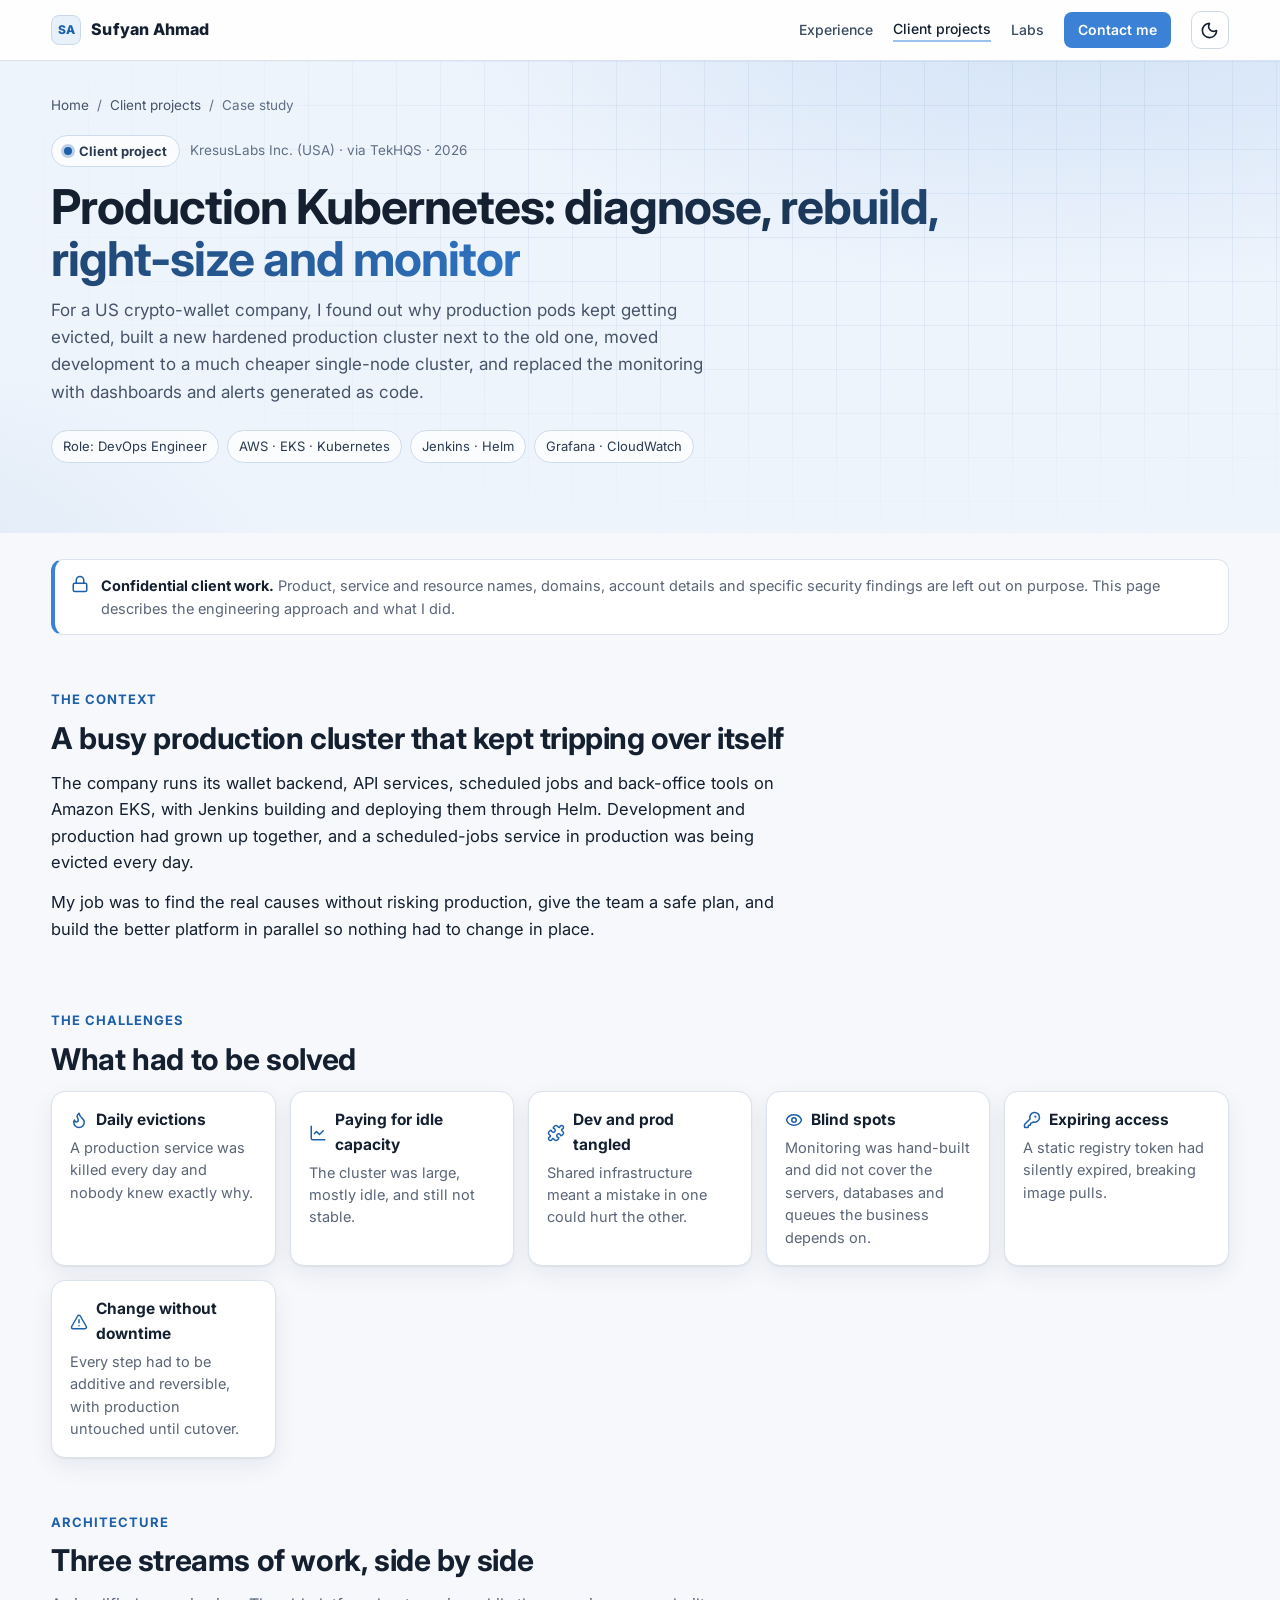
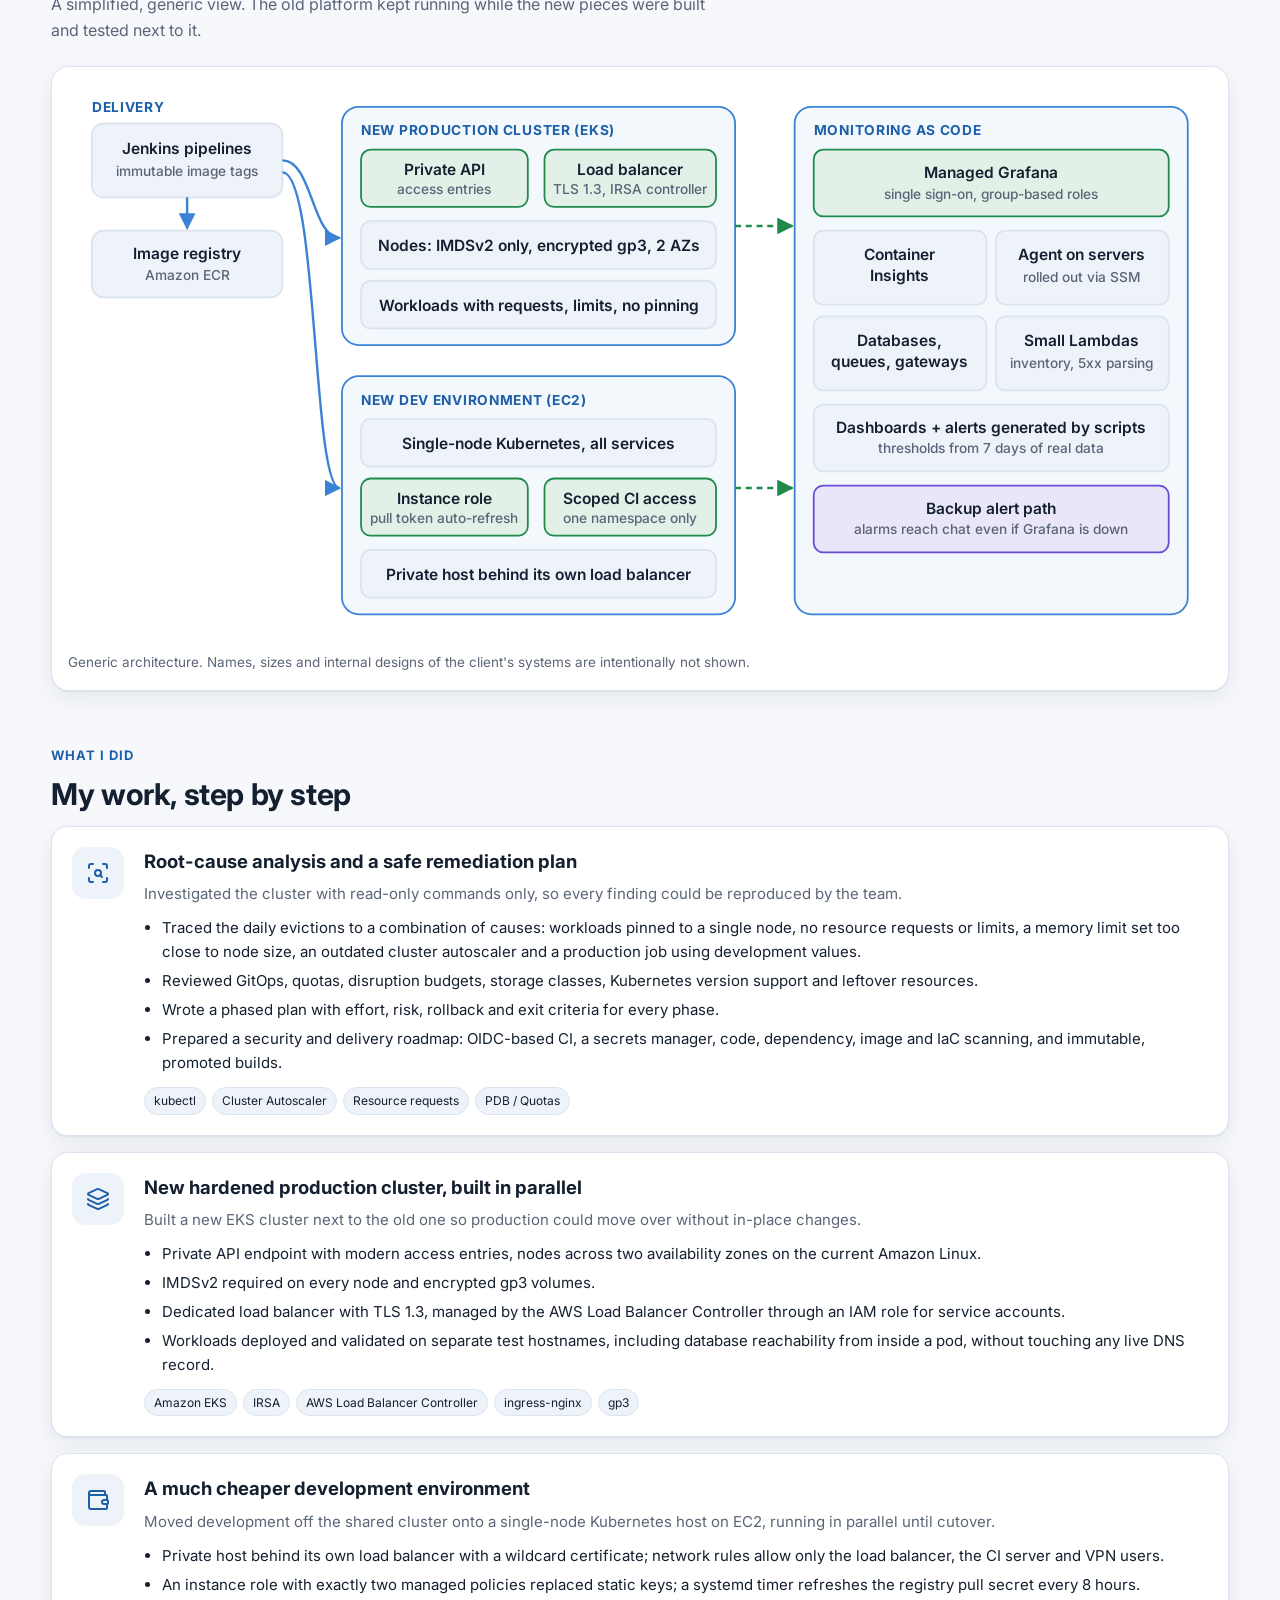
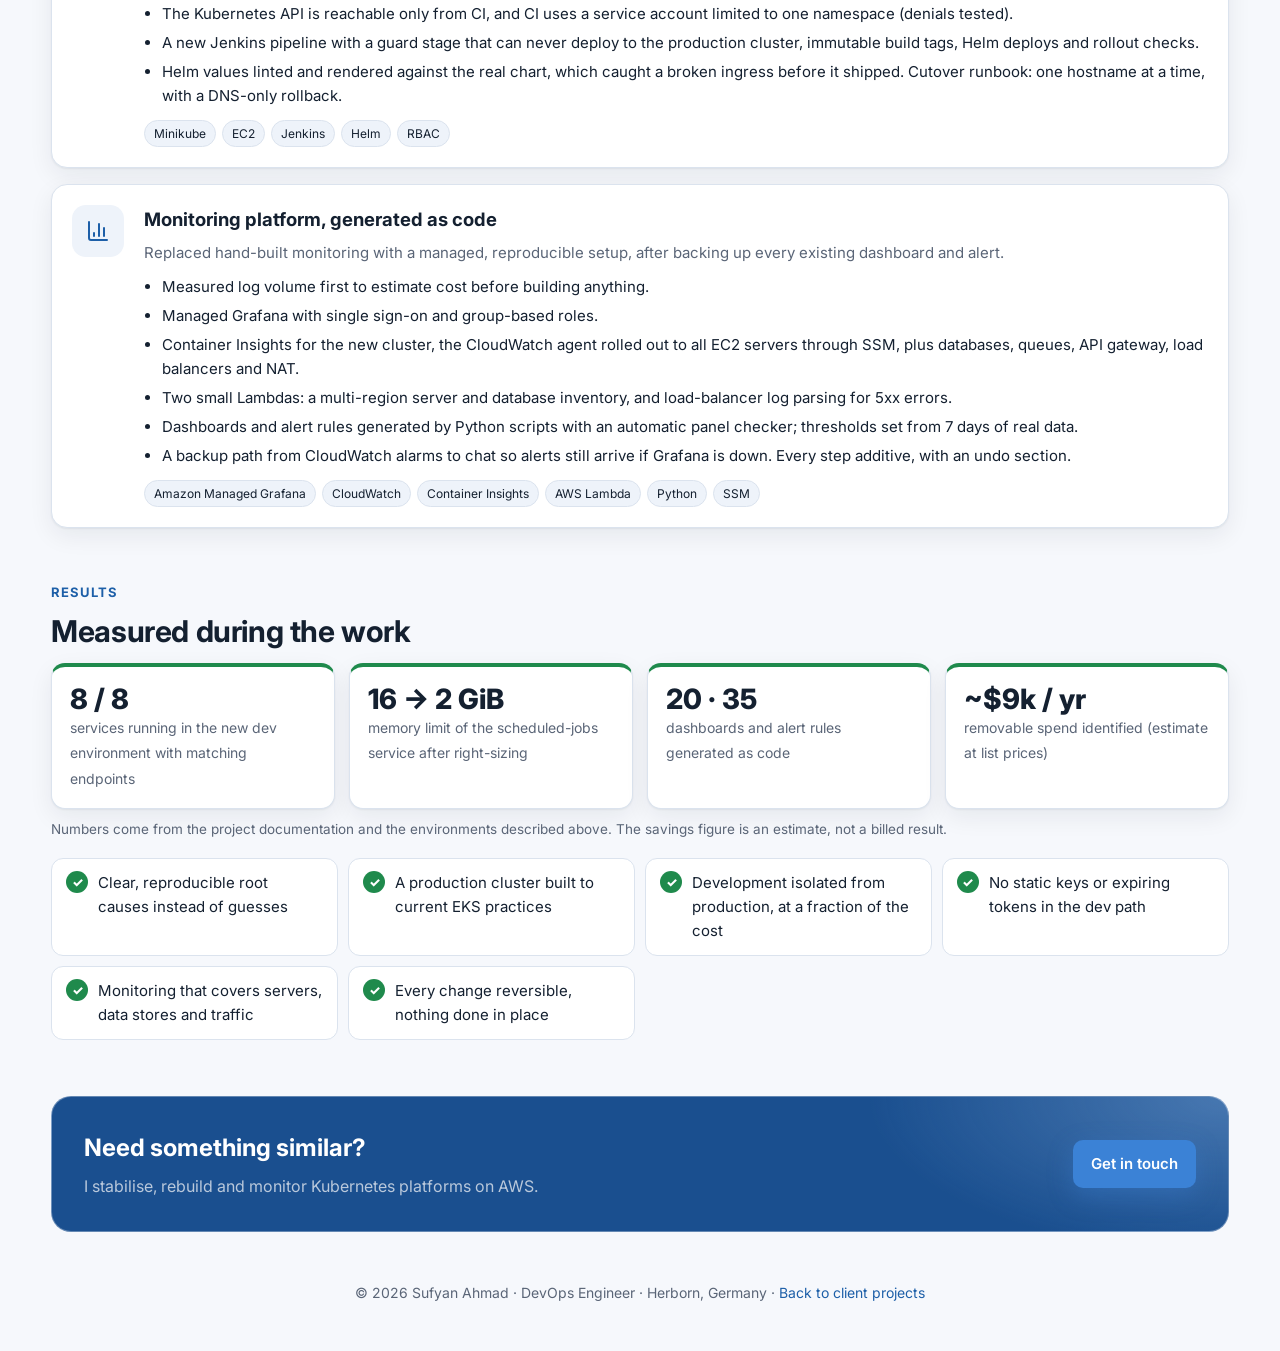
<file: work/production-kubernetes-platform.html>
<!doctype html>
<html lang="en">
<head>
<meta charset="utf-8">
<meta name="viewport" content="width=device-width, initial-scale=1">
<title>Production Kubernetes Case Study | Sufyan Ahmad</title>
<meta name="description" content="Client case study: production Kubernetes assessment, a new hardened EKS cluster, a low-cost development environment and a new monitoring platform for a US crypto-wallet company.">
<meta name="author" content="Sufyan Ahmad">
<meta property="og:title" content="Case study: fixing and rebuilding a production Kubernetes platform">
<meta property="og:description" content="Root-cause analysis, a hardened EKS cluster, a cheaper dev environment and monitoring as code on AWS.">
<meta property="og:type" content="article">
<meta property="og:url" content="https://sufyanahmadkamboh.github.io/work/production-kubernetes-platform.html">
<link rel="icon" href="data:image/svg+xml,<svg xmlns='http://www.w3.org/2000/svg' viewBox='0 0 64 64'><rect width='64' height='64' rx='14' fill='%231b2838'/><text x='32' y='42' font-family='Arial' font-size='26' font-weight='700' fill='%239cc3f0' text-anchor='middle'>SA</text></svg>">
<link rel="preconnect" href="https://fonts.googleapis.com">
<link href="https://fonts.googleapis.com/css2?family=Inter:wght@400;500;600;700;800&family=JetBrains+Mono:wght@400;600&display=swap" rel="stylesheet">
<link rel="stylesheet" href="../assets/base.css?v=20261007">
<link rel="stylesheet" href="../assets/labs.css?v=20261007">
<link rel="stylesheet" href="../assets/case.css?v=20261007">
<link rel="stylesheet" href="../assets/site.css?v=20261007">
<script>try { var t = localStorage.getItem("theme"); if (t) document.documentElement.dataset.theme = t; } catch (e) {}</script>
</head>
<body>
<nav class="top site-nav" aria-label="Main">
  <div class="wrap">
    <a class="brand" href="../"><span class="logo">SA</span><span class="name">Sufyan Ahmad</span></a>
    <div class="nlinks">
      <a href="../#experience" class="hide-sm">Experience</a>
      <a href="../#projects" class="on">Client projects</a>
      <a href="../labs.html" class="hide-sm">Labs</a>
      <a href="../#contact" class="hire">Contact me</a>
      <button class="icon-btn" id="theme" type="button" aria-label="Switch theme"><svg class="i" aria-hidden="true"><use href="../assets/icons.svg#moon"/></svg></button>
    </div>
  </div>
</nav>

<header class="lhero cs-hero">
  <div class="wrap">
    <nav class="crumbs" aria-label="Breadcrumb"><a href="../">Home</a><span>/</span><a href="../#projects">Client projects</a><span>/</span><span>Case study</span></nav>
    <div class="dmeta"><span class="lvl-pill lv-Senior"><i></i>Client project</span><span>KresusLabs Inc. (USA) · via TekHQS · 2026</span></div>
    <h1>Production Kubernetes: <span class="grad">diagnose, rebuild, right-size and monitor</span></h1>
    <p class="lead">For a US crypto-wallet company, I found out why production pods kept getting evicted, built a new hardened production cluster next to the old one, moved development to a much cheaper single-node cluster, and replaced the monitoring with dashboards and alerts generated as code.</p>
    <div class="cs-tags"><span>Role: DevOps Engineer</span><span>AWS · EKS · Kubernetes</span><span>Jenkins · Helm</span><span>Grafana · CloudWatch</span></div>
  </div>
</header>

<main class="wrap">
  <div class="note"><span class="note-ic" aria-hidden="true"><svg class="i" aria-hidden="true"><use href="../assets/icons.svg#lock"/></svg></span><span><b>Confidential client work.</b> Product, service and resource names, domains, account details and specific security findings are left out on purpose. This page describes the engineering approach and what I did.</span></div>

  <section class="dsec">
    <div class="eyebrow">The context</div>
    <h2>A busy production cluster that kept tripping over itself</h2>
    <div class="prose">
      <p>The company runs its wallet backend, API services, scheduled jobs and back-office tools on Amazon EKS, with Jenkins building and deploying them through Helm. Development and production had grown up together, and a scheduled-jobs service in production was being evicted every day.</p>
      <p>My job was to find the real causes without risking production, give the team a safe plan, and build the better platform in parallel so nothing had to change in place.</p>
    </div>
  </section>

  <section class="dsec">
    <div class="eyebrow">The challenges</div>
    <h2>What had to be solved</h2>
    <div class="chal">
      <div><b><svg class="i" aria-hidden="true"><use href="../assets/icons.svg#flame"/></svg>Daily evictions</b><span>A production service was killed every day and nobody knew exactly why.</span></div>
      <div><b><svg class="i" aria-hidden="true"><use href="../assets/icons.svg#chart-line"/></svg>Paying for idle capacity</b><span>The cluster was large, mostly idle, and still not stable.</span></div>
      <div><b><svg class="i" aria-hidden="true"><use href="../assets/icons.svg#puzzle"/></svg>Dev and prod tangled</b><span>Shared infrastructure meant a mistake in one could hurt the other.</span></div>
      <div><b><svg class="i" aria-hidden="true"><use href="../assets/icons.svg#eye"/></svg>Blind spots</b><span>Monitoring was hand-built and did not cover the servers, databases and queues the business depends on.</span></div>
      <div><b><svg class="i" aria-hidden="true"><use href="../assets/icons.svg#key-round"/></svg>Expiring access</b><span>A static registry token had silently expired, breaking image pulls.</span></div>
      <div><b><svg class="i" aria-hidden="true"><use href="../assets/icons.svg#triangle-alert"/></svg>Change without downtime</b><span>Every step had to be additive and reversible, with production untouched until cutover.</span></div>
    </div>
  </section>

  <section class="dsec">
    <div class="eyebrow">Architecture</div>
    <h2>Three streams of work, side by side</h2>
    <p class="sub">A simplified, generic view. The old platform kept running while the new pieces were built and tested next to it.</p>
    <figure class="diagram" style="margin:0">
      <svg viewBox="0 0 960 470" role="img" aria-labelledby="k1t k1d">
        <title id="k1t">Work streams</title>
        <desc id="k1d">Jenkins deploys with Helm to a new production EKS cluster with a private API and a TLS 1.3 load balancer, and to a single-node development cluster on EC2 that pulls images with an instance role. A monitoring platform collects metrics and logs from both clusters, servers, databases, queues and load balancers into managed Grafana with single sign-on, with a backup alert path to chat.</desc>
        <defs><marker id="ka" viewBox="0 0 10 10" refX="9" refY="5" markerWidth="7" markerHeight="7" orient="auto"><path d="M0 0L10 5L0 10z" fill="#3b82d6"/></marker>
              <marker id="kg" viewBox="0 0 10 10" refX="9" refY="5" markerWidth="7" markerHeight="7" orient="auto"><path d="M0 0L10 5L0 10z" fill="#1f8a4c"/></marker></defs>
        <text class="z" x="20" y="24">DELIVERY</text>
        <rect class="box" x="20" y="34" width="160" height="62" rx="10"/><text class="t" x="100" y="60" text-anchor="middle">Jenkins pipelines</text><text class="s" x="100" y="78" text-anchor="middle">immutable image tags</text>
        <rect class="box" x="20" y="124" width="160" height="56" rx="10"/><text class="t" x="100" y="148" text-anchor="middle">Image registry</text><text class="s" x="100" y="165" text-anchor="middle">Amazon ECR</text>
        <path class="lnA" d="M100 96V122" marker-end="url(#ka)"/>
        <!-- prod -->
        <rect class="zone2" x="230" y="20" width="330" height="200" rx="14"/><text class="z" x="246" y="44">NEW PRODUCTION CLUSTER (EKS)</text>
        <rect class="ok" x="246" y="56" width="140" height="48" rx="8"/><text class="t" x="316" y="77" text-anchor="middle">Private API</text><text class="s" x="316" y="93" text-anchor="middle">access entries</text>
        <rect class="ok" x="400" y="56" width="144" height="48" rx="8"/><text class="t" x="472" y="77" text-anchor="middle">Load balancer</text><text class="s" x="472" y="93" text-anchor="middle">TLS 1.3, IRSA controller</text>
        <rect class="box" x="246" y="116" width="298" height="40" rx="8"/><text class="t" x="395" y="141" text-anchor="middle">Nodes: IMDSv2 only, encrypted gp3, 2 AZs</text>
        <rect class="box" x="246" y="166" width="298" height="40" rx="8"/><text class="t" x="395" y="191" text-anchor="middle">Workloads with requests, limits, no pinning</text>
        <!-- dev -->
        <rect class="zone2" x="230" y="246" width="330" height="200" rx="14"/><text class="z" x="246" y="270">NEW DEV ENVIRONMENT (EC2)</text>
        <rect class="box" x="246" y="282" width="298" height="40" rx="8"/><text class="t" x="395" y="307" text-anchor="middle">Single-node Kubernetes, all services</text>
        <rect class="ok" x="246" y="332" width="140" height="48" rx="8"/><text class="t" x="316" y="353" text-anchor="middle">Instance role</text><text class="s" x="316" y="369" text-anchor="middle">pull token auto-refresh</text>
        <rect class="ok" x="400" y="332" width="144" height="48" rx="8"/><text class="t" x="472" y="353" text-anchor="middle">Scoped CI access</text><text class="s" x="472" y="369" text-anchor="middle">one namespace only</text>
        <rect class="box" x="246" y="392" width="298" height="40" rx="8"/><text class="t" x="395" y="417" text-anchor="middle">Private host behind its own load balancer</text>
        <path class="lnA" d="M180 65C205 65 205 130 228 130" marker-end="url(#ka)"/><path class="lnA" d="M180 75C210 75 205 340 228 340" marker-end="url(#ka)"/>
        <!-- monitoring -->
        <rect class="zone2" x="610" y="20" width="330" height="426" rx="14"/><text class="z" x="626" y="44">MONITORING AS CODE</text>
        <rect class="ok" x="626" y="56" width="298" height="56" rx="8"/><text class="t" x="775" y="80" text-anchor="middle">Managed Grafana</text><text class="s" x="775" y="97" text-anchor="middle">single sign-on, group-based roles</text>
        <rect class="box" x="626" y="124" width="145" height="62" rx="8"/><text class="t" x="698" y="149" text-anchor="middle">Container</text><text class="t" x="698" y="166" text-anchor="middle">Insights</text>
        <rect class="box" x="779" y="124" width="145" height="62" rx="8"/><text class="t" x="851" y="149" text-anchor="middle">Agent on servers</text><text class="s" x="851" y="167" text-anchor="middle">rolled out via SSM</text>
        <rect class="box" x="626" y="196" width="145" height="62" rx="8"/><text class="t" x="698" y="221" text-anchor="middle">Databases,</text><text class="t" x="698" y="238" text-anchor="middle">queues, gateways</text>
        <rect class="box" x="779" y="196" width="145" height="62" rx="8"/><text class="t" x="851" y="221" text-anchor="middle">Small Lambdas</text><text class="s" x="851" y="239" text-anchor="middle">inventory, 5xx parsing</text>
        <rect class="box" x="626" y="270" width="298" height="56" rx="8"/><text class="t" x="775" y="294" text-anchor="middle">Dashboards + alerts generated by scripts</text><text class="s" x="775" y="311" text-anchor="middle">thresholds from 7 days of real data</text>
        <rect class="hot" x="626" y="338" width="298" height="56" rx="8"/><text class="t" x="775" y="362" text-anchor="middle">Backup alert path</text><text class="s" x="775" y="379" text-anchor="middle">alarms reach chat even if Grafana is down</text>
        <path class="lnR" d="M560 120H608" marker-end="url(#kg)"/><path class="lnR" d="M560 340H608" marker-end="url(#kg)"/>
      </svg>
      <figcaption>Generic architecture. Names, sizes and internal designs of the client's systems are intentionally not shown.</figcaption>
    </figure>
  </section>

  <section class="dsec">
    <div class="eyebrow">What I did</div>
    <h2>My work, step by step</h2>
    <div class="work">
      <article class="wk"><div class="ic" aria-hidden="true"><svg class="i lg" aria-hidden="true"><use href="../assets/icons.svg#scan-search"/></svg></div><div>
        <h3>Root-cause analysis and a safe remediation plan</h3>
        <p>Investigated the cluster with read-only commands only, so every finding could be reproduced by the team.</p>
        <ul>
          <li>Traced the daily evictions to a combination of causes: workloads pinned to a single node, no resource requests or limits, a memory limit set too close to node size, an outdated cluster autoscaler and a production job using development values.</li>
          <li>Reviewed GitOps, quotas, disruption budgets, storage classes, Kubernetes version support and leftover resources.</li>
          <li>Wrote a phased plan with effort, risk, rollback and exit criteria for every phase.</li>
          <li>Prepared a security and delivery roadmap: OIDC-based CI, a secrets manager, code, dependency, image and IaC scanning, and immutable, promoted builds.</li>
        </ul>
        <div class="chips"><span class="chip-s">kubectl</span><span class="chip-s">Cluster Autoscaler</span><span class="chip-s">Resource requests</span><span class="chip-s">PDB / Quotas</span></div>
      </div></article>
      <article class="wk"><div class="ic" aria-hidden="true"><svg class="i lg" aria-hidden="true"><use href="../assets/icons.svg#layers"/></svg></div><div>
        <h3>New hardened production cluster, built in parallel</h3>
        <p>Built a new EKS cluster next to the old one so production could move over without in-place changes.</p>
        <ul>
          <li>Private API endpoint with modern access entries, nodes across two availability zones on the current Amazon Linux.</li>
          <li>IMDSv2 required on every node and encrypted gp3 volumes.</li>
          <li>Dedicated load balancer with TLS 1.3, managed by the AWS Load Balancer Controller through an IAM role for service accounts.</li>
          <li>Workloads deployed and validated on separate test hostnames, including database reachability from inside a pod, without touching any live DNS record.</li>
        </ul>
        <div class="chips"><span class="chip-s">Amazon EKS</span><span class="chip-s">IRSA</span><span class="chip-s">AWS Load Balancer Controller</span><span class="chip-s">ingress-nginx</span><span class="chip-s">gp3</span></div>
      </div></article>
      <article class="wk"><div class="ic" aria-hidden="true"><svg class="i lg" aria-hidden="true"><use href="../assets/icons.svg#wallet"/></svg></div><div>
        <h3>A much cheaper development environment</h3>
        <p>Moved development off the shared cluster onto a single-node Kubernetes host on EC2, running in parallel until cutover.</p>
        <ul>
          <li>Private host behind its own load balancer with a wildcard certificate; network rules allow only the load balancer, the CI server and VPN users.</li>
          <li>An instance role with exactly two managed policies replaced static keys; a systemd timer refreshes the registry pull secret every 8 hours.</li>
          <li>The Kubernetes API is reachable only from CI, and CI uses a service account limited to one namespace (denials tested).</li>
          <li>A new Jenkins pipeline with a guard stage that can never deploy to the production cluster, immutable build tags, Helm deploys and rollout checks.</li>
          <li>Helm values linted and rendered against the real chart, which caught a broken ingress before it shipped. Cutover runbook: one hostname at a time, with a DNS-only rollback.</li>
        </ul>
        <div class="chips"><span class="chip-s">Minikube</span><span class="chip-s">EC2</span><span class="chip-s">Jenkins</span><span class="chip-s">Helm</span><span class="chip-s">RBAC</span></div>
      </div></article>
      <article class="wk"><div class="ic" aria-hidden="true"><svg class="i lg" aria-hidden="true"><use href="../assets/icons.svg#chart-column"/></svg></div><div>
        <h3>Monitoring platform, generated as code</h3>
        <p>Replaced hand-built monitoring with a managed, reproducible setup, after backing up every existing dashboard and alert.</p>
        <ul>
          <li>Measured log volume first to estimate cost before building anything.</li>
          <li>Managed Grafana with single sign-on and group-based roles.</li>
          <li>Container Insights for the new cluster, the CloudWatch agent rolled out to all EC2 servers through SSM, plus databases, queues, API gateway, load balancers and NAT.</li>
          <li>Two small Lambdas: a multi-region server and database inventory, and load-balancer log parsing for 5xx errors.</li>
          <li>Dashboards and alert rules generated by Python scripts with an automatic panel checker; thresholds set from 7 days of real data.</li>
          <li>A backup path from CloudWatch alarms to chat so alerts still arrive if Grafana is down. Every step additive, with an undo section.</li>
        </ul>
        <div class="chips"><span class="chip-s">Amazon Managed Grafana</span><span class="chip-s">CloudWatch</span><span class="chip-s">Container Insights</span><span class="chip-s">AWS Lambda</span><span class="chip-s">Python</span><span class="chip-s">SSM</span></div>
      </div></article>
    </div>
  </section>

  <section class="dsec">
    <div class="eyebrow">Results</div>
    <h2>Measured during the work</h2>
    <div class="nums">
      <div class="num"><b>8 / 8</b><span>services running in the new dev environment with matching endpoints</span></div>
      <div class="num"><b>16 → 2 GiB</b><span>memory limit of the scheduled-jobs service after right-sizing</span></div>
      <div class="num"><b>20 · 35</b><span>dashboards and alert rules generated as code</span></div>
      <div class="num"><b>~$9k / yr</b><span>removable spend identified (estimate at list prices)</span></div>
    </div>
    <p class="measured">Numbers come from the project documentation and the environments described above. The savings figure is an estimate, not a billed result.</p>
    <ul class="outcomes">
      <li>Clear, reproducible root causes instead of guesses</li>
      <li>A production cluster built to current EKS practices</li>
      <li>Development isolated from production, at a fraction of the cost</li>
      <li>No static keys or expiring tokens in the dev path</li>
      <li>Monitoring that covers servers, data stores and traffic</li>
      <li>Every change reversible, nothing done in place</li>
    </ul>
  </section>

  <div class="cta-box">
    <div><h2>Need something similar?</h2><p>I stabilise, rebuild and monitor Kubernetes platforms on AWS.</p></div>
    <a class="btn primary" href="../#contact">Get in touch</a>
  </div>
</main>

<footer class="foot">© <span id="year"></span> Sufyan Ahmad · DevOps Engineer · Herborn, Germany · <a href="../#projects">Back to client projects</a></footer>
<script src="../assets/site.js?v=20261007"></script>
<script src="../assets/case.js?v=20261007"></script>
</body>
</html>
</file>
<file: assets/labs.css>
/* Lab cards (home teaser + catalog) and the lab detail page. Relies on the colour tokens of the page. */
:root { --lv-beg: #1f8a4c; --lv-int: #b45f06; --lv-sen: #6a4bd6; --lv-oth: #1d5fa8; }
@media (prefers-color-scheme: dark) { :root:not([data-theme="light"]) { --lv-beg: #4cc286; --lv-int: #f0a54a; --lv-sen: #a48cff; --lv-oth: #6aa8ec; } }
:root[data-theme="dark"] { --lv-beg: #4cc286; --lv-int: #f0a54a; --lv-sen: #a48cff; --lv-oth: #6aa8ec; }

/* ---------- card ---------- */
.lgrid { display: grid; grid-template-columns: repeat(auto-fill, minmax(min(310px, 100%), 1fr)); gap: 20px; }
.lcard { --lv: var(--lv-oth); position: relative; display: flex; flex-direction: column; background: var(--surface); border: 1px solid var(--line); border-radius: 18px;
         overflow: hidden; color: var(--ink); box-shadow: var(--shadow); transition: transform .22s ease, box-shadow .22s ease, border-color .22s ease; isolation: isolate; }
.lcard:hover, .lcard:focus-visible { text-decoration: none; transform: translateY(-5px); border-color: color-mix(in srgb, var(--lv) 55%, var(--line));
         box-shadow: 0 2px 4px rgba(20,32,48,.06), 0 22px 44px -12px color-mix(in srgb, var(--lv) 38%, transparent); }
.lcard-media { position: relative; aspect-ratio: 1200 / 627; overflow: hidden; background: #0c1522; }
.lcard-media img { width: 100%; height: 100%; object-fit: cover; display: block; transition: transform .5s ease; }
.lcard:hover .lcard-media img { transform: scale(1.045); }
.lcard-media::after { content: ""; position: absolute; inset: 0; background: linear-gradient(180deg, transparent 55%, rgba(8,13,21,.8)); }
.lcard-num { font: 600 11.5px/1 "JetBrains Mono", monospace; color: var(--muted); letter-spacing: 1px; margin-right: 8px; padding-right: 8px; border-right: 1px solid var(--line); }
.lcard-lvl { position: absolute; z-index: 1; left: 12px; bottom: 10px; display: inline-flex; align-items: center; gap: 6px; padding: 5px 10px; border-radius: 999px;
             font-size: 12px; font-weight: 700; color: #fff; background: rgba(10,16,25,.78); backdrop-filter: blur(6px); border: 1px solid rgba(255,255,255,.14); }
.lcard-lvl i, .lvl-pill i { width: 8px; height: 8px; border-radius: 50%; background: var(--lv); box-shadow: 0 0 0 3px color-mix(in srgb, var(--lv) 28%, transparent); }
.lcard-slides { position: absolute; z-index: 1; right: 12px; bottom: 9px; font-size: 12px; font-weight: 600; color: #e6edf6; display: inline-flex; align-items: center; gap: 5px; }
.lcard-slides svg.i { width: 13px; height: 13px; }
.lcard-body { display: flex; flex-direction: column; gap: 8px; padding: 16px 18px 16px; flex: 1; }
.lcard-kicker { display: flex; flex-wrap: wrap; row-gap: 4px; align-items: center; font-size: 12px; font-weight: 700; text-transform: uppercase; letter-spacing: .6px; color: var(--lv); }
.lcard h3 { margin: 0; font-size: 18.5px; line-height: 1.3; letter-spacing: -.2px; }
.lcard p { margin: 0; color: var(--muted); font-size: 14.5px; line-height: 1.55; }
.lcard-tools { display: flex; flex-wrap: wrap; gap: 6px; margin-top: 2px; }
.chip-s { font-size: 12px; padding: 3px 9px; border-radius: 999px; background: var(--surface-2); border: 1px solid var(--line); color: var(--ink); white-space: nowrap; }
.chip-s.main { border-color: color-mix(in srgb, var(--lv) 45%, var(--line)); color: var(--lv); font-weight: 600; }
.lcard-foot { margin-top: auto; padding-top: 12px; border-top: 1px dashed var(--line); display: flex; flex-wrap: wrap; align-items: center; gap: 6px 12px; font-size: 13px; color: var(--muted); }
.lcard-foot > span:not(.go) { display: inline-flex; align-items: center; gap: 5px; white-space: nowrap; }
.lcard-foot svg.i { width: 15px; height: 15px; color: var(--accent); }
.lcard-foot .go { margin-left: auto; font-weight: 700; color: var(--accent); display: inline-flex; align-items: center; gap: 4px; white-space: nowrap; transition: gap .2s ease; }
.lcard:hover .lcard-foot .go { gap: 9px; }
.lv-Beginner { --lv: var(--lv-beg); } .lv-Intermediate { --lv: var(--lv-int); } .lv-Senior, .lv-Advanced { --lv: var(--lv-sen); }

/* "browse all" tile on the home page */
.lcta { display: flex; flex-direction: column; justify-content: center; gap: 14px; padding: 28px 26px; border-radius: 18px; color: #e6eef8; min-height: 300px;
        background: radial-gradient(500px 260px at 100% 0%, var(--cta-glow), transparent 60%), radial-gradient(400px 240px at 0% 100%, rgba(156,195,240,.16), transparent 60%), var(--cta-base);
        border: 1px solid var(--cta-line); box-shadow: var(--shadow); transition: transform .22s ease; }
.lcta:hover { text-decoration: none; transform: translateY(-5px); }
.lcta .big { font-size: 46px; font-weight: 800; line-height: 1; color: #fff; }
.lcta h3 { margin: 0; font-size: 21px; color: #fff; }
.lcta p { margin: 0; color: #b9c8db; font-size: 14.5px; }
.lcta .stack { display: flex; gap: 6px; flex-wrap: wrap; }
.lcta .stack span { font-size: 12px; padding: 3px 9px; border-radius: 999px; border: 1px solid var(--cta-line); color: #cfdcee; }
.lcta .go { font-weight: 700; color: #9cc3f0; }

/* stats strip */
.lstats { display: flex; flex-wrap: wrap; gap: 10px; margin: 0 0 24px; }
.lstat { display: flex; align-items: baseline; gap: 7px; padding: 8px 14px; border-radius: 12px; background: var(--surface); border: 1px solid var(--line); font-size: 14px; color: var(--muted); }
.lstat b { font-size: 20px; color: var(--ink); }

/* ---------- catalog page ---------- */
.lhero { position: relative; overflow: hidden; color: var(--hero-ink); padding: 56px 0 64px;
         background: radial-gradient(1100px 460px at 85% -10%, var(--hero-glow-1), transparent 60%), radial-gradient(700px 380px at -10% 110%, var(--hero-glow-2), transparent 60%), var(--hero-base); }
.lhero::before { content: ""; position: absolute; inset: 0; background-image: linear-gradient(var(--hero-grid) 1px, transparent 1px), linear-gradient(90deg, var(--hero-grid) 1px, transparent 1px);
                 background-size: 44px 44px; mask-image: radial-gradient(ellipse at 70% 30%, #000 30%, transparent 75%); pointer-events: none; }
.lhero .wrap { position: relative; }
.lhero .eyebrow { color: var(--hero-accent); }
.lhero h1 { font-size: clamp(32px, 5vw, 50px); line-height: 1.08; margin: 10px 0 12px; letter-spacing: -1px; }
.lhero h1 .grad { background: linear-gradient(90deg, var(--grad-from), var(--grad-to)); -webkit-background-clip: text; background-clip: text; color: transparent; }
.lhero p.lead { max-width: 660px; color: var(--hero-muted); font-size: 17px; margin: 0 0 24px; }
.lhero .lstat { background: var(--hero-chip-bg); border-color: var(--hero-chip-line); color: var(--hero-muted); }
.lhero .lstat b { color: var(--hero-ink); }

.path { display: grid; grid-template-columns: repeat(3, 1fr); gap: 12px; margin: -34px 0 26px; position: relative; z-index: 2; }
@media (max-width: 760px) { .path { grid-template-columns: 1fr; margin-top: -26px; } }
.step { --lv: var(--lv-oth); text-align: left; cursor: pointer; font: inherit; color: var(--ink); background: var(--surface); border: 1px solid var(--line); border-top: 4px solid var(--lv);
        border-radius: 14px; padding: 14px 16px; box-shadow: var(--shadow); transition: transform .18s ease, border-color .18s; display: grid; grid-template-columns: auto 1fr auto; gap: 2px 12px; align-items: center; }
.step:hover { transform: translateY(-3px); }
.step[aria-pressed="true"] { border-color: var(--lv); background: color-mix(in srgb, var(--lv) 9%, var(--surface)); }
.step .n { grid-row: span 2; width: 34px; height: 34px; border-radius: 50%; display: grid; place-items: center; font-weight: 800; color: #fff; background: var(--lv); }
.step b { font-size: 15.5px; }
.step span.d { font-size: 13px; color: var(--muted); grid-column: 2; }
.step .c { grid-row: span 2; font: 700 13px "JetBrains Mono", monospace; color: var(--lv); }

.toolbar { display: flex; flex-wrap: wrap; gap: 10px; align-items: center; margin-bottom: 18px; }
.search { flex: 1 1 260px; position: relative; }
.search input { width: 100%; padding: 11px 14px 11px 40px; border-radius: 12px; border: 1px solid var(--line); background: var(--surface); color: var(--ink); font: inherit; font-size: 15px; }
.search input:focus { outline: none; border-color: var(--accent-strong); box-shadow: 0 0 0 3px rgba(59,130,214,.2); }
.search svg { position: absolute; left: 13px; top: 50%; transform: translateY(-50%); width: 17px; height: 17px; fill: var(--muted); }
.toolbar select { padding: 11px 12px; border-radius: 12px; border: 1px solid var(--line); background: var(--surface); color: var(--ink); font: inherit; font-size: 14.5px; }
.result-line { font-size: 14px; color: var(--muted); margin: 0 0 14px; display: flex; gap: 10px; align-items: center; flex-wrap: wrap; }
.result-line button { border: 0; background: none; color: var(--accent); font: inherit; font-weight: 600; cursor: pointer; padding: 0; }
.empty { text-align: center; padding: 50px 20px; border: 1px dashed var(--line); border-radius: 18px; color: var(--muted); }
.empty b { display: block; color: var(--ink); font-size: 18px; margin-bottom: 4px; }

/* ---------- detail page ---------- */
.crumbs { font-size: 13.5px; color: var(--hero-dim); margin-bottom: 18px; display: flex; gap: 8px; flex-wrap: wrap; }
.crumbs a { color: var(--hero-muted); }
.dhero { padding: 34px 0 60px; }
.dhero .wrap { display: grid; grid-template-columns: 1.08fr .92fr; gap: 40px; align-items: center; }
@media (max-width: 900px) { .dhero .wrap { grid-template-columns: 1fr; gap: 26px; } }
.dhero-text { min-width: 0; }
.lvl-pill { --lv: var(--lv-oth); display: inline-flex; align-items: center; gap: 7px; padding: 5px 12px; border-radius: 999px; font-size: 13px; font-weight: 700;
            background: var(--hero-chip-bg); border: 1px solid var(--hero-chip-line); color: var(--hero-chip-ink); }
.dmeta { display: flex; gap: 10px; flex-wrap: wrap; align-items: center; color: var(--hero-dim); font-size: 13.5px; }
.dhero h1 { font-size: clamp(30px, 4.6vw, 46px); margin: 14px 0 6px; }
.tech { color: var(--hero-dim); font-size: 14.5px; margin: 0 0 14px; font-style: italic; }
.dhero .lead { margin-bottom: 22px; }
.dhero .cta { display: flex; gap: 10px; flex-wrap: wrap; }
.dhero-media { position: relative; border-radius: 18px; overflow: hidden; border: 1px solid var(--term-line); box-shadow: var(--term-shadow); background: #0c1522; }
.dhero-media img { display: block; width: 100%; aspect-ratio: 1200 / 627; object-fit: cover; }

.dfacts { display: grid; grid-template-columns: repeat(4, 1fr); gap: 12px; margin-top: -30px; position: relative; z-index: 2; }
@media (max-width: 860px) { .dfacts { grid-template-columns: repeat(2, 1fr); } }
.dfact { background: var(--surface); border: 1px solid var(--line); border-radius: 14px; padding: 14px 16px; box-shadow: var(--shadow); min-width: 0; }
.dfact .k { font-size: 12px; font-weight: 700; color: var(--muted); text-transform: uppercase; letter-spacing: .5px; }
.dfact .v { font-size: 16.5px; font-weight: 700; margin-top: 2px; overflow-wrap: anywhere; }

.tabs { position: sticky; top: 60px; z-index: 20; background: color-mix(in srgb, var(--bg) 90%, transparent); backdrop-filter: blur(10px); border-bottom: 1px solid var(--line); margin-top: 30px; }
.tabs .wrap { display: flex; gap: 4px; overflow-x: auto; scrollbar-width: none; }
.tabs .wrap::-webkit-scrollbar { display: none; }
.tabs a { flex: none; padding: 13px 14px; font-size: 14.5px; font-weight: 600; color: var(--muted); border-bottom: 2px solid transparent; }
.tabs a:hover { color: var(--ink); text-decoration: none; }
.tabs a.on { color: var(--accent); border-bottom-color: var(--accent-strong); }

.dsec { padding: 54px 0 0; scroll-margin-top: 112px; }
.dsec h2 { font-size: clamp(24px, 3vw, 30px); margin: 4px 0 8px; letter-spacing: -.4px; }
.dsec .sub { color: var(--muted); margin: 0 0 22px; max-width: 680px; }
.why { display: grid; grid-template-columns: repeat(3, 1fr); gap: 16px; }
@media (max-width: 900px) { .why { grid-template-columns: 1fr; } }
.why article { background: var(--surface); border: 1px solid var(--line); border-radius: 16px; padding: 20px 20px 18px; box-shadow: var(--shadow); }
.why .ic { width: 42px; height: 42px; border-radius: 12px; display: grid; place-items: center; margin-bottom: 10px; }
.why h3 { margin: 0 0 6px; font-size: 17px; }
.why p { margin: 0; font-size: 15px; line-height: 1.6; color: var(--ink); }
.why .w1 .ic { background: rgba(59,130,214,.14); color: var(--accent); } .why .w2 .ic { background: rgba(220,90,60,.14); color: #d0583c; } .why .w3 .ic { background: rgba(31,138,76,.14); color: var(--ok); }

/* inline story player */
.story { display: grid; grid-template-columns: minmax(0, 1fr) 300px; gap: 22px; align-items: start; background: #0e1724; border: 1px solid #23344d; border-radius: 20px; padding: 20px; color: #e6edf6; }
@media (max-width: 900px) { .story { grid-template-columns: 1fr; padding: 14px; } }
.stage { position: relative; display: flex; justify-content: center; align-items: center; background: #0b1420; border-radius: 14px; outline: none; }
.stage img { display: block; height: min(74vh, 720px); width: auto; max-width: 100%; aspect-ratio: 1080 / 1350; object-fit: contain; border-radius: 12px; user-select: none; -webkit-user-drag: none; touch-action: pan-y; }
@media (max-width: 900px) { .stage img { height: auto; width: 100%; max-height: 76vh; } }
.stage:fullscreen { background: #05090f; }
.stage:fullscreen img { height: 96vh; }
.snav { position: absolute; top: 50%; transform: translateY(-50%); width: 46px; height: 46px; border-radius: 50%; border: 1px solid #2f4462; background: rgba(14,23,36,.86);
        color: #fff; line-height: 1; cursor: pointer; display: grid; place-items: center; }
.snav:hover:not(:disabled) { background: var(--accent-strong); border-color: var(--accent-strong); }
.snav:disabled { opacity: .28; cursor: default; }
.sprev { left: 8px; } .snext { right: 8px; }
.sfull { position: absolute; right: 10px; top: 10px; width: 38px; height: 38px; border-radius: 10px; border: 1px solid #2f4462; background: rgba(14,23,36,.86); color: #cfdcee; cursor: pointer; display: grid; place-items: center; }
.sfull:hover { background: #1b2a40; }
.sside { display: flex; flex-direction: column; gap: 14px; min-width: 0; }
.sside h3 { margin: 0; color: #fff; font-size: 19px; }
.sside p { margin: 0; color: #b9c8db; font-size: 14.5px; }
.scount { font: 600 13px "JetBrains Mono", monospace; color: #9cc3f0; }
.sbar { height: 4px; border-radius: 4px; background: #23344d; overflow: hidden; }
.sbar i { display: block; height: 100%; background: linear-gradient(90deg, #3b82d6, #9cc3f0); transition: width .25s ease; }
.thumbs { display: grid; grid-template-columns: repeat(4, 1fr); gap: 8px; }
@media (max-width: 900px) { .thumbs { grid-template-columns: repeat(6, 1fr); } }
.thumbs button { padding: 0; border: 2px solid transparent; border-radius: 8px; overflow: hidden; cursor: pointer; background: #0b1420; opacity: .55; transition: opacity .15s, border-color .15s; }
.thumbs button:hover { opacity: .9; }
.thumbs button.on { border-color: #9cc3f0; opacity: 1; }
.thumbs img { display: block; width: 100%; aspect-ratio: 1080 / 1350; object-fit: cover; }
.shint { font-size: 12.5px; color: #8fa3bd; }

.learn { display: grid; grid-template-columns: repeat(auto-fill, minmax(250px, 1fr)); gap: 10px; padding: 0; margin: 0; list-style: none; }
.learn li { display: flex; gap: 10px; align-items: flex-start; background: var(--surface); border: 1px solid var(--line); border-radius: 12px; padding: 12px 14px; font-weight: 500; }
.learn li::before { content: "✓"; flex: none; width: 22px; height: 22px; border-radius: 50%; display: grid; place-items: center; font-size: 13px; font-weight: 800; color: #fff; background: var(--ok); margin-top: 1px; }
.tools-row { display: flex; flex-wrap: wrap; gap: 8px; margin-top: 18px; }
.tools-row .t { font-size: 14px; padding: 6px 13px; border-radius: 10px; background: var(--surface); border: 1px solid var(--line); }
.tools-row .t.main { background: var(--accent-strong); border-color: var(--accent-strong); color: #fff; font-weight: 700; }

.hood { display: grid; gap: 14px; max-width: 1040px; }
.hood details { background: var(--surface); border: 1px solid var(--line); border-radius: 14px; box-shadow: var(--shadow); }
.hood summary { cursor: pointer; list-style: none; padding: 16px 18px; font-weight: 700; display: flex; align-items: center; gap: 10px; }
.hood summary::-webkit-details-marker { display: none; }
.hood summary svg.i { color: var(--accent); }
.hood summary::after { content: "+"; margin-left: auto; font-size: 20px; color: var(--muted); line-height: 1; }
.hood details[open] summary::after { content: "–"; }
.hood .body { padding: 0 18px 18px; color: var(--ink); font-size: 15px; line-height: 1.65; }

.res { display: grid; grid-template-columns: repeat(auto-fill, minmax(240px, 1fr)); gap: 14px; }
.res a { display: flex; gap: 14px; align-items: flex-start; padding: 16px 18px; border-radius: 14px; background: var(--surface); border: 1px solid var(--line); color: var(--ink);
         box-shadow: var(--shadow); transition: transform .18s ease, border-color .18s; }
.res a:hover { text-decoration: none; transform: translateY(-3px); border-color: var(--accent-strong); }
.res a.primary { background: var(--accent-strong); border-color: var(--accent-strong); color: #fff; }
.res a.primary small { color: #dbe9fa; }
.res .ic { flex: none; line-height: 1; color: var(--accent); }
.res a.primary .ic { color: #fff; }
.res b { display: block; font-size: 15.5px; }
.res small { color: var(--muted); font-size: 13.5px; line-height: 1.45; display: block; margin-top: 2px; }

.pn { display: grid; grid-template-columns: 1fr 1fr; gap: 14px; margin-top: 54px; }
@media (max-width: 640px) { .pn { grid-template-columns: 1fr; } }
.pn a { display: flex; flex-direction: column; gap: 3px; padding: 16px 18px; border-radius: 14px; border: 1px solid var(--line); background: var(--surface); color: var(--ink); }
.pn a:hover { text-decoration: none; border-color: var(--accent-strong); }
.pn a.next { text-align: right; }
.pn small { color: var(--muted); font-size: 13px; font-weight: 600; }
.pn b { font-size: 16px; }
.notfound { padding: 90px 0; text-align: center; }

@media (prefers-reduced-motion: reduce) {
  .lcard, .lcard-media img, .lcta, .step, .res a, .sbar i, .lcard-foot .go { transition: none; }
  .lcard:hover .lcard-media img { transform: none; }
}
</file>
<file: assets/site.css>
/* Shared site chrome for every page: theme tokens for the nav, hero, terminal and contact areas,
   Lucide icons, the theme toggle and the mobile menu. Light values first, dark values below. */
:root {
  color-scheme: light;
  --nav-bg: rgba(255,255,255,.86); --nav-line: #dbe3ee; --nav-ink: #3a4a60; --nav-ink-strong: #142030;
  --ctl-line: #cfd9e6; --ctl-bg: #ffffff; --ctl-hover: #eef3fa; --menu-bg: #ffffff;
  --brand-ink: #142030; --logo-bg: #e8f0fa; --logo-line: #c9d8ea; --logo-ink: #1d5fa8;

  --hero-base: #eef4fc; --hero-glow-1: rgba(59,130,214,.16); --hero-glow-2: rgba(29,95,168,.08); --hero-grid: rgba(29,95,168,.07);
  --hero-ink: #142030; --hero-ink-2: #2a4366; --hero-accent: #1d5fa8; --hero-muted: #46546a; --hero-dim: #5f6f86;
  --hero-chip-bg: rgba(255,255,255,.72); --hero-chip-line: #cddbec; --hero-chip-ink: #2a3a50;
  --grad-from: #142030; --grad-to: #2f74c4;
  --ghost-line: #c6d4e6; --ghost-ink: #1b2a3e; --ghost-bg: rgba(255,255,255,.75);
  --status-bg: rgba(31,138,76,.10); --status-line: rgba(31,138,76,.35); --status-ink: #17683a;
  --stat-ink: #0f2c52;

  --term-bg: #ffffff; --term-bar: #f1f5fb; --term-line: #d5e0ee; --term-ink: #24364d; --term-cmd: #0f1d2e; --term-dim: #66778e;
  --term-ok: #1a7a43; --term-key: #1d5fa8; --term-num: #a35a00; --term-shadow: 0 24px 50px rgba(20,32,48,.14);

  --contact-base: #eaf1fb; --contact-glow: rgba(59,130,214,.18); --contact-ink: #1b2a3e; --contact-head: #0f1d2e;
  --contact-muted: #4f5d72; --contact-k: #5f6f86; --contact-line: #cbd9ea; --contact-card: rgba(255,255,255,.78);
  --contact-ic-bg: rgba(29,95,168,.10); --contact-ic: #1d5fa8; --contact-eyebrow: #1d5fa8;
  --field-bg: #ffffff; --field-ink: #142030; --chip-line: #c6d4e6; --chip-ink: #2a3a50; --err: #b42318;

  --cta-base: #1a4f8f; --cta-glow: rgba(156,195,240,.35); --cta-line: rgba(255,255,255,.32);
}
@media (prefers-color-scheme: dark) {
  :root:not([data-theme="light"]) {
    color-scheme: dark;
    --nav-bg: rgba(8,13,21,.92); --nav-line: rgba(156,195,240,.12); --nav-ink: #cfdcee; --nav-ink-strong: #ffffff;
    --ctl-line: #2f4462; --ctl-bg: transparent; --ctl-hover: rgba(156,195,240,.10); --menu-bg: #0b121c;
    --brand-ink: #ffffff; --logo-bg: #0f1724; --logo-line: #2f4462; --logo-ink: #9cc3f0;
    --hero-base: #080d15; --hero-glow-1: rgba(59,130,214,.28); --hero-glow-2: rgba(156,195,240,.12); --hero-grid: rgba(156,195,240,.06);
    --hero-ink: #f3f7fc; --hero-ink-2: #cfe0f5; --hero-accent: #9cc3f0; --hero-muted: #b9c8db; --hero-dim: #8fa3bd;
    --hero-chip-bg: rgba(156,195,240,.08); --hero-chip-line: rgba(156,195,240,.22); --hero-chip-ink: #d6e3f3;
    --grad-from: #ffffff; --grad-to: #9cc3f0;
    --ghost-line: #2f4462; --ghost-ink: #e2ecf8; --ghost-bg: rgba(255,255,255,.02);
    --status-bg: rgba(76,194,134,.12); --status-line: rgba(76,194,134,.4); --status-ink: #b9f0d2;
    --stat-ink: #f3f7fc;
    --term-bg: #0a1019; --term-bar: #101a28; --term-line: #22344d; --term-ink: #cfe0f5; --term-cmd: #ffffff; --term-dim: #7f93ad;
    --term-ok: #4cc286; --term-key: #9cc3f0; --term-num: #ffd479; --term-shadow: 0 30px 60px rgba(0,0,0,.45);
    --contact-base: #080d15; --contact-glow: rgba(59,130,214,.3); --contact-ink: #e6eef8; --contact-head: #ffffff;
    --contact-muted: #b9c8db; --contact-k: #8fa3bd; --contact-line: #263a56; --contact-card: rgba(255,255,255,.04);
    --contact-ic-bg: rgba(59,130,214,.2); --contact-ic: #9cc3f0; --contact-eyebrow: #9cc3f0;
    --field-bg: #0a1019; --field-ink: #f3f7fc; --chip-line: #2f4462; --chip-ink: #cfdcee; --err: #ffb4a8;
    --cta-base: #080d15; --cta-glow: rgba(59,130,214,.45); --cta-line: #2f4462;
  }
}
:root[data-theme="dark"] {
  color-scheme: dark;
  --nav-bg: rgba(8,13,21,.92); --nav-line: rgba(156,195,240,.12); --nav-ink: #cfdcee; --nav-ink-strong: #ffffff;
  --ctl-line: #2f4462; --ctl-bg: transparent; --ctl-hover: rgba(156,195,240,.10); --menu-bg: #0b121c;
  --brand-ink: #ffffff; --logo-bg: #0f1724; --logo-line: #2f4462; --logo-ink: #9cc3f0;
  --hero-base: #080d15; --hero-glow-1: rgba(59,130,214,.28); --hero-glow-2: rgba(156,195,240,.12); --hero-grid: rgba(156,195,240,.06);
  --hero-ink: #f3f7fc; --hero-ink-2: #cfe0f5; --hero-accent: #9cc3f0; --hero-muted: #b9c8db; --hero-dim: #8fa3bd;
  --hero-chip-bg: rgba(156,195,240,.08); --hero-chip-line: rgba(156,195,240,.22); --hero-chip-ink: #d6e3f3;
  --grad-from: #ffffff; --grad-to: #9cc3f0;
  --ghost-line: #2f4462; --ghost-ink: #e2ecf8; --ghost-bg: rgba(255,255,255,.02);
  --status-bg: rgba(76,194,134,.12); --status-line: rgba(76,194,134,.4); --status-ink: #b9f0d2;
  --stat-ink: #f3f7fc;
  --term-bg: #0a1019; --term-bar: #101a28; --term-line: #22344d; --term-ink: #cfe0f5; --term-cmd: #ffffff; --term-dim: #7f93ad;
  --term-ok: #4cc286; --term-key: #9cc3f0; --term-num: #ffd479; --term-shadow: 0 30px 60px rgba(0,0,0,.45);
  --contact-base: #080d15; --contact-glow: rgba(59,130,214,.3); --contact-ink: #e6eef8; --contact-head: #ffffff;
  --contact-muted: #b9c8db; --contact-k: #8fa3bd; --contact-line: #263a56; --contact-card: rgba(255,255,255,.04);
  --contact-ic-bg: rgba(59,130,214,.2); --contact-ic: #9cc3f0; --contact-eyebrow: #9cc3f0;
  --field-bg: #0a1019; --field-ink: #f3f7fc; --chip-line: #2f4462; --chip-ink: #cfdcee; --err: #ffb4a8;
  --cta-base: #080d15; --cta-glow: rgba(59,130,214,.45); --cta-line: #2f4462;
}

:focus-visible { outline: 3px solid var(--accent-strong, #3b82d6); outline-offset: 2px; }

/* Lucide icons (assets/icons.svg). Sizes: 16 small UI, 18 actions/nav, 20-22 feature icons. */
svg.i { width: 18px; height: 18px; flex: none; fill: none; stroke: currentColor; stroke-width: 2; stroke-linecap: round; stroke-linejoin: round; vertical-align: -3px; }
svg.i.sm { width: 16px; height: 16px; }
svg.i.lg { width: 22px; height: 22px; }

/* nav icon controls: theme toggle + menu button share one look */
.icon-btn { display: inline-grid; place-items: center; width: 38px; height: 38px; padding: 0; border-radius: 10px; cursor: pointer;
            background: var(--ctl-bg); border: 1px solid var(--ctl-line); color: var(--nav-ink-strong); transition: background .15s ease, border-color .15s ease, color .15s ease; }
.icon-btn:hover { background: var(--ctl-hover); border-color: var(--accent-strong, #3b82d6); }
.icon-btn:focus-visible { outline: 3px solid var(--accent-strong, #3b82d6); outline-offset: 2px; }
.icon-btn svg.i { width: 19px; height: 19px; }
.menu-btn { display: none; }

/* mobile menu (built by site.js from the nav links) */
.mnav { position: absolute; left: 0; right: 0; top: 100%; background: var(--menu-bg); max-height: calc(100svh - 60px); overflow-y: auto;
        border-bottom: 1px solid var(--nav-line); box-shadow: 0 18px 40px rgba(8,13,21,.18); }
.mnav[hidden] { display: none; }
.mnav ul { list-style: none; margin: 0 auto; padding: 8px 0 14px; width: min(1440px, 100% - 2 * clamp(16px, 4vw, 56px)); display: grid; gap: 2px; }
.mnav a { display: flex; align-items: center; justify-content: space-between; gap: 12px; padding: 12px 12px; border-radius: 10px; color: var(--nav-ink-strong); font-weight: 600; font-size: 16px; }
.mnav a:hover, .mnav a:focus-visible { background: var(--ctl-hover); text-decoration: none; }
.mnav a svg.i { color: var(--nav-ink); }
.mnav a.hire { margin-top: 6px; justify-content: center; background: var(--accent-strong, #3b82d6); color: #fff; }
.mnav a.hire:hover { filter: brightness(1.08); background: var(--accent-strong, #3b82d6); }
@media (max-width: 820px) {
  .menu-btn { display: inline-grid; }
}
@media (max-width: 520px) {
  .links > .hire, .nlinks > .hire { display: none; }
}
</file>
<file: assets/base.css>
/* Shared base for the lab pages (labs.html, lab.html). Same tokens as index.html. */
:root {
  --bg: #f6f8fc; --surface: #ffffff; --surface-2: #eef3fa; --ink: #142030; --muted: #5a6577;
  --line: #dbe3ee; --accent: #1d5fa8; --accent-strong: #3b82d6; --accent-2: #9cc3f0; --navy: #111c2b; --navy-2: #1b2838;
  --ok: #1f8a4c; --shadow: 0 1px 2px rgba(20,32,48,.06), 0 8px 24px rgba(20,32,48,.07);
}
@media (prefers-color-scheme: dark) {
  :root:not([data-theme="light"]) {
    --bg: #0c131d; --surface: #131e2e; --surface-2: #19283d; --ink: #e6edf6; --muted: #9aa8bb; --line: #23344d;
    --accent: #6aa8ec; --accent-strong: #3b82d6; --navy: #080d15; --navy-2: #0f1724; --ok: #4cc286;
    --shadow: 0 1px 2px rgba(0,0,0,.3), 0 8px 24px rgba(0,0,0,.3);
  }
}
:root[data-theme="dark"] {
  --bg: #0c131d; --surface: #131e2e; --surface-2: #19283d; --ink: #e6edf6; --muted: #9aa8bb; --line: #23344d;
  --accent: #6aa8ec; --accent-strong: #3b82d6; --navy: #080d15; --navy-2: #0f1724; --ok: #4cc286;
  --shadow: 0 1px 2px rgba(0,0,0,.3), 0 8px 24px rgba(0,0,0,.3);
}
* { box-sizing: border-box; }
html { scroll-behavior: smooth; }
body { margin: 0; font-family: "Inter", "Segoe UI", system-ui, sans-serif; background: var(--bg); color: var(--ink); line-height: 1.6; font-size: 16px; overflow-x: hidden; }
a { color: var(--accent); text-decoration: none; }
a:hover { text-decoration: underline; }
img { max-width: 100%; }
:root { --maxw: 1440px; --gutter: clamp(16px, 4vw, 56px); }
.wrap { width: min(var(--maxw), 100% - 2 * var(--gutter)); margin-inline: auto; }
.mono { font-family: "JetBrains Mono", ui-monospace, Consolas, monospace; }
:focus-visible { outline: 3px solid var(--accent-strong); outline-offset: 2px; }

nav.top { position: sticky; top: 0; z-index: 30; background: var(--nav-bg); backdrop-filter: blur(10px); -webkit-backdrop-filter: blur(10px); border-bottom: 1px solid var(--nav-line); }
nav.top .wrap { display: flex; align-items: center; justify-content: space-between; height: 60px; gap: 16px; }
.brand { color: var(--brand-ink); font-weight: 800; letter-spacing: .2px; display: flex; align-items: center; gap: 10px; }
.brand .logo { width: 30px; height: 30px; border-radius: 8px; background: var(--logo-bg); border: 1px solid var(--logo-line); color: var(--logo-ink); display: grid; place-items: center; font-size: 12px; font-weight: 800; }
.brand:hover { text-decoration: none; }
.nlinks { display: flex; gap: 20px; align-items: center; }
.nlinks a { color: var(--nav-ink); font-size: 14px; font-weight: 500; }
.nlinks a:hover, .nlinks a.on { color: var(--nav-ink-strong); text-decoration: none; }
.nlinks a.on { box-shadow: inset 0 -2px 0 var(--accent-2); padding-bottom: 2px; }
.nlinks .hire, .nlinks .hire:hover { background: var(--accent-strong); color: #fff; padding: 7px 14px; border-radius: 8px; font-weight: 600; }
.brand, .nlinks a { white-space: nowrap; }
@media (max-width: 820px) { .nlinks a.hide-sm { display: none; } .nlinks { gap: 10px; } }
@media (max-width: 400px) { .brand .name { display: none; } }

.btn { display: inline-flex; align-items: center; gap: 8px; padding: 11px 17px; border-radius: 10px; font-weight: 600; font-size: 15px; border: 1px solid transparent; cursor: pointer; transition: transform .15s ease, filter .15s ease, background .15s ease; font-family: inherit; }
.btn:hover { text-decoration: none; transform: translateY(-2px); filter: brightness(1.08); }
.btn.primary { background: var(--accent-strong); color: #fff; box-shadow: 0 8px 24px rgba(59,130,214,.35); }
.btn.ghost { border-color: var(--ghost-line); color: var(--ghost-ink); background: var(--ghost-bg); }
.btn svg.i { width: 18px; height: 18px; }

.eyebrow { font-size: 13px; font-weight: 700; color: var(--accent); text-transform: uppercase; letter-spacing: 1px; }
footer.foot { color: var(--muted); font-size: 14px; text-align: center; padding: 50px 0 46px; }
@media (prefers-reduced-motion: reduce) { html { scroll-behavior: auto; } .btn { transition: none; } }
</file>
<file: assets/case.css>
/* Client case-study pages (work/*.html). Relies on base.css and labs.css. */
.cs-hero { padding: 34px 0 70px; }
.cs-hero h1 { font-size: clamp(30px, 4.6vw, 48px); margin: 14px 0 12px; max-width: 900px; }
.cs-tags { display: flex; flex-wrap: wrap; gap: 8px; margin-top: 4px; }
.cs-tags span { font-size: 13px; padding: 5px 11px; border-radius: 999px; background: var(--hero-chip-bg); border: 1px solid var(--hero-chip-line); color: var(--hero-chip-ink); }
.note { display: flex; gap: 12px; align-items: flex-start; background: var(--surface); border: 1px solid var(--line); border-left: 4px solid var(--accent-strong); border-radius: 12px; padding: 14px 16px; font-size: 14.5px; color: var(--muted); margin-top: 26px; }
.note b { color: var(--ink); }
.note-ic { color: var(--accent); display: grid; place-items: center; margin-top: 1px; }
.prose { max-width: 760px; font-size: 16.5px; }
.prose p { margin: 0 0 14px; }
.chal { display: grid; grid-template-columns: repeat(auto-fill, minmax(220px, 1fr)); gap: 14px; }
.chal div { background: var(--surface); border: 1px solid var(--line); border-radius: 14px; padding: 16px 18px; box-shadow: var(--shadow); }
.chal b { display: flex; align-items: center; gap: 8px; margin-bottom: 4px; font-size: 15.5px; }
.chal b svg.i { color: var(--accent); }
.chal span { color: var(--muted); font-size: 14.5px; line-height: 1.55; display: block; }
.diagram { background: var(--surface); border: 1px solid var(--line); border-radius: 18px; padding: 16px; box-shadow: var(--shadow); overflow-x: auto; }
.diagram svg { display: block; width: 100%; max-width: 1180px; min-width: 820px; height: auto; margin: 0 auto; }
.diagram figcaption { font-size: 13.5px; color: var(--muted); margin-top: 10px; }
svg .box { fill: var(--surface-2); stroke: var(--line); stroke-width: 1.5; }
svg .zone { fill: none; stroke: var(--accent-strong); stroke-width: 1.5; stroke-dasharray: 6 5; }
svg .zone2 { fill: color-mix(in srgb, var(--accent-strong) 6%, transparent); stroke: var(--accent-strong); stroke-width: 1.5; }
svg .hot { fill: color-mix(in srgb, var(--lv-sen) 14%, var(--surface)); stroke: var(--lv-sen); stroke-width: 1.5; }
svg .ok { fill: color-mix(in srgb, var(--ok) 13%, var(--surface)); stroke: var(--ok); stroke-width: 1.5; }
svg .t { fill: var(--ink); font: 600 13px Inter, system-ui, sans-serif; }
svg .s { fill: var(--muted); font: 500 11.5px Inter, system-ui, sans-serif; }
svg .z { fill: var(--accent); font: 700 11.5px Inter, system-ui, sans-serif; letter-spacing: .6px; }
svg .ln { stroke: var(--muted); stroke-width: 1.6; fill: none; }
svg .lnA { stroke: var(--accent-strong); stroke-width: 2; fill: none; }
svg .lnR { stroke: var(--ok); stroke-width: 2; fill: none; stroke-dasharray: 5 4; }
.work { display: grid; gap: 16px; grid-template-columns: repeat(auto-fill, minmax(min(600px, 100%), 1fr)); align-items: start; }
.wk { display: grid; grid-template-columns: 56px 1fr; gap: 16px; background: var(--surface); border: 1px solid var(--line); border-radius: 16px; padding: 20px; box-shadow: var(--shadow); }
@media (max-width: 600px) { .wk { grid-template-columns: 1fr; } }
.wk .ic { width: 52px; height: 52px; border-radius: 14px; background: var(--surface-2); color: var(--accent); display: grid; place-items: center; }
.wk .ic svg.i { width: 24px; height: 24px; }
.wk h3 { margin: 0 0 6px; font-size: 18.5px; }
.wk p { margin: 0 0 10px; color: var(--muted); font-size: 15px; }
.wk ul { margin: 0; padding-left: 18px; font-size: 15px; }
.wk li { margin-bottom: 5px; }
.wk .chips { display: flex; flex-wrap: wrap; gap: 6px; margin-top: 12px; }
.nums { display: grid; grid-template-columns: repeat(4, 1fr); gap: 14px; }
@media (max-width: 860px) { .nums { grid-template-columns: repeat(2, 1fr); } }
.num { background: var(--surface); border: 1px solid var(--line); border-top: 4px solid var(--ok); border-radius: 14px; padding: 16px 18px; box-shadow: var(--shadow); }
.num b { display: block; font-size: 28px; font-weight: 800; line-height: 1.15; }
.num span { color: var(--muted); font-size: 14px; }
.measured { font-size: 13.5px; color: var(--muted); margin-top: 10px; }
.outcomes { display: grid; grid-template-columns: repeat(auto-fill, minmax(260px, 1fr)); gap: 10px; padding: 0; margin: 18px 0 0; list-style: none; }
.outcomes li { display: flex; gap: 10px; background: var(--surface); border: 1px solid var(--line); border-radius: 12px; padding: 12px 14px; font-size: 15px; }
.outcomes li::before { content: "✓"; flex: none; width: 22px; height: 22px; border-radius: 50%; display: grid; place-items: center; font-size: 13px; font-weight: 800; color: #fff; background: var(--ok); }
.cta-box { margin-top: 56px; background: radial-gradient(600px 260px at 100% 0%, var(--cta-glow), transparent 60%), var(--cta-base); border: 1px solid var(--cta-line); border-radius: 20px; padding: 32px; color: #e6eef8; display: flex; gap: 20px; align-items: center; justify-content: space-between; flex-wrap: wrap; }
.cta-box h2 { color: #fff; margin: 0 0 6px; font-size: 24px; }
.cta-box p { margin: 0; color: #b9c8db; }
</file>
